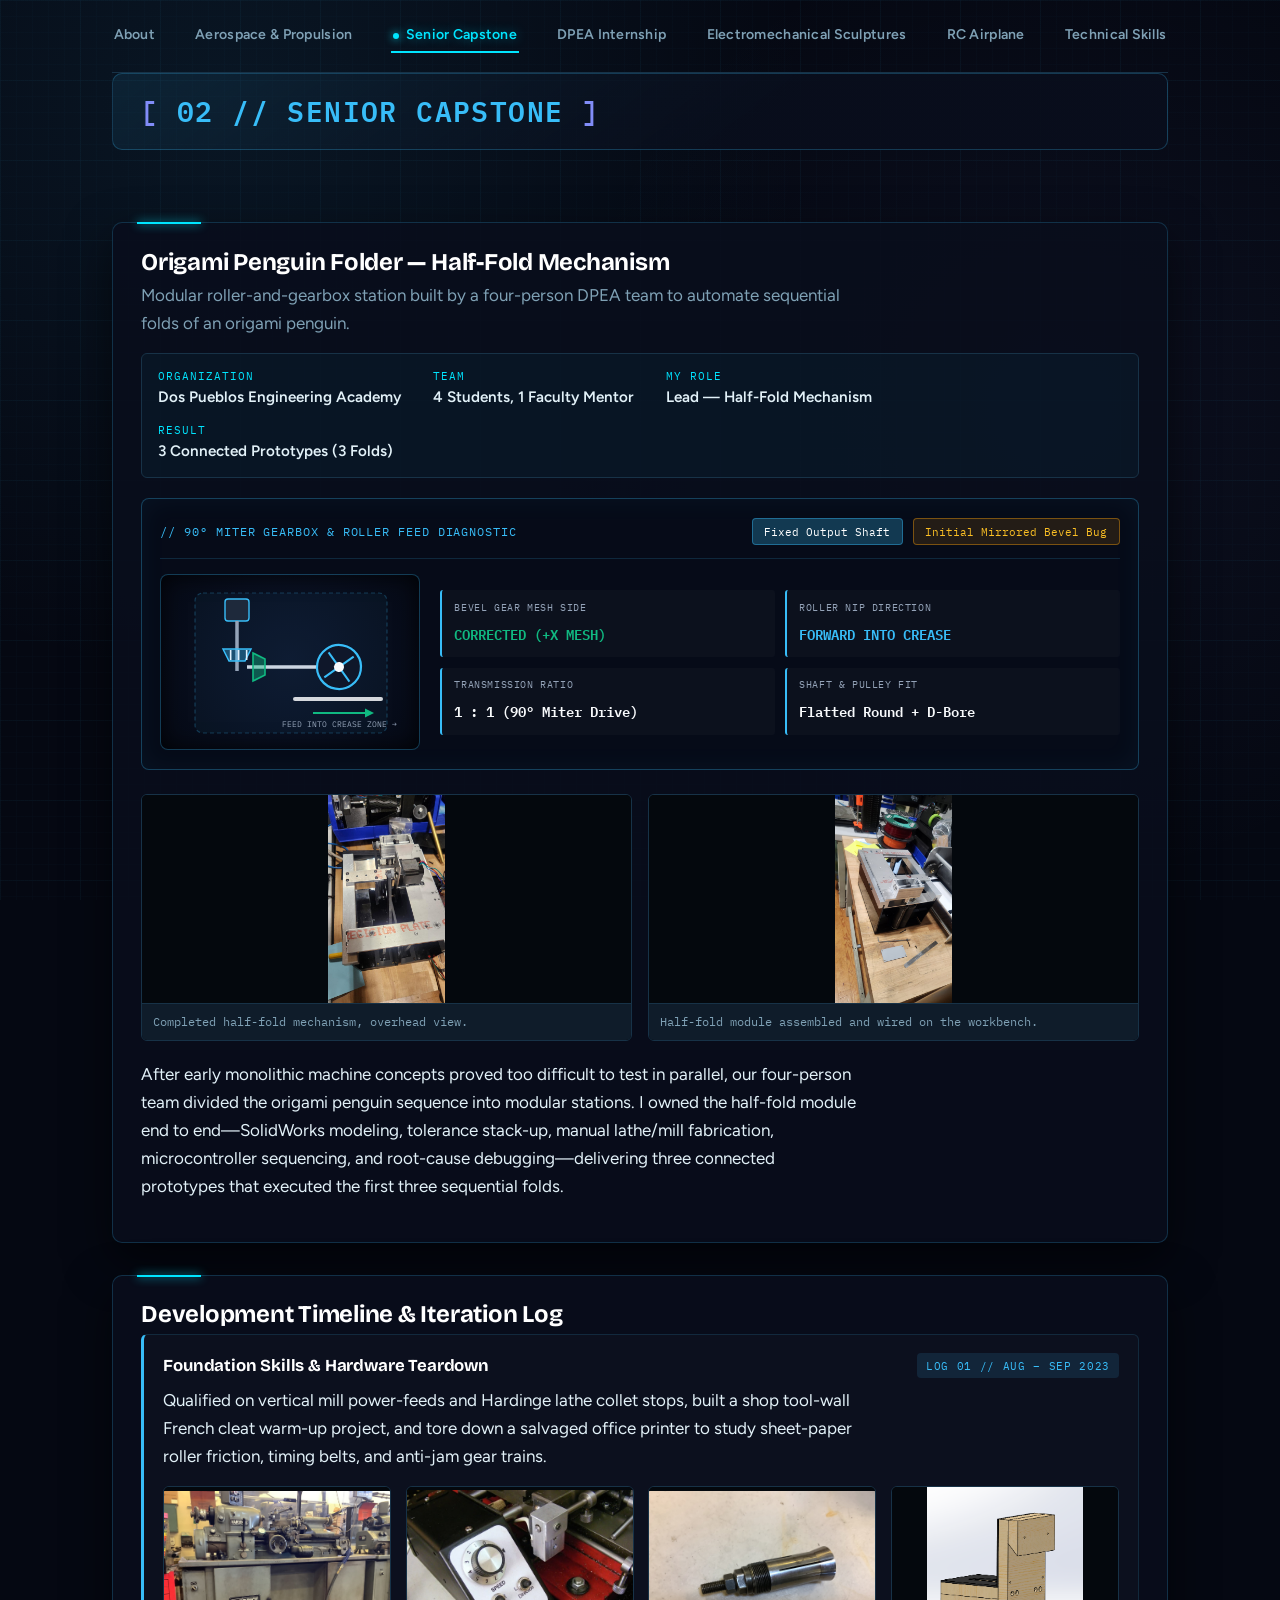
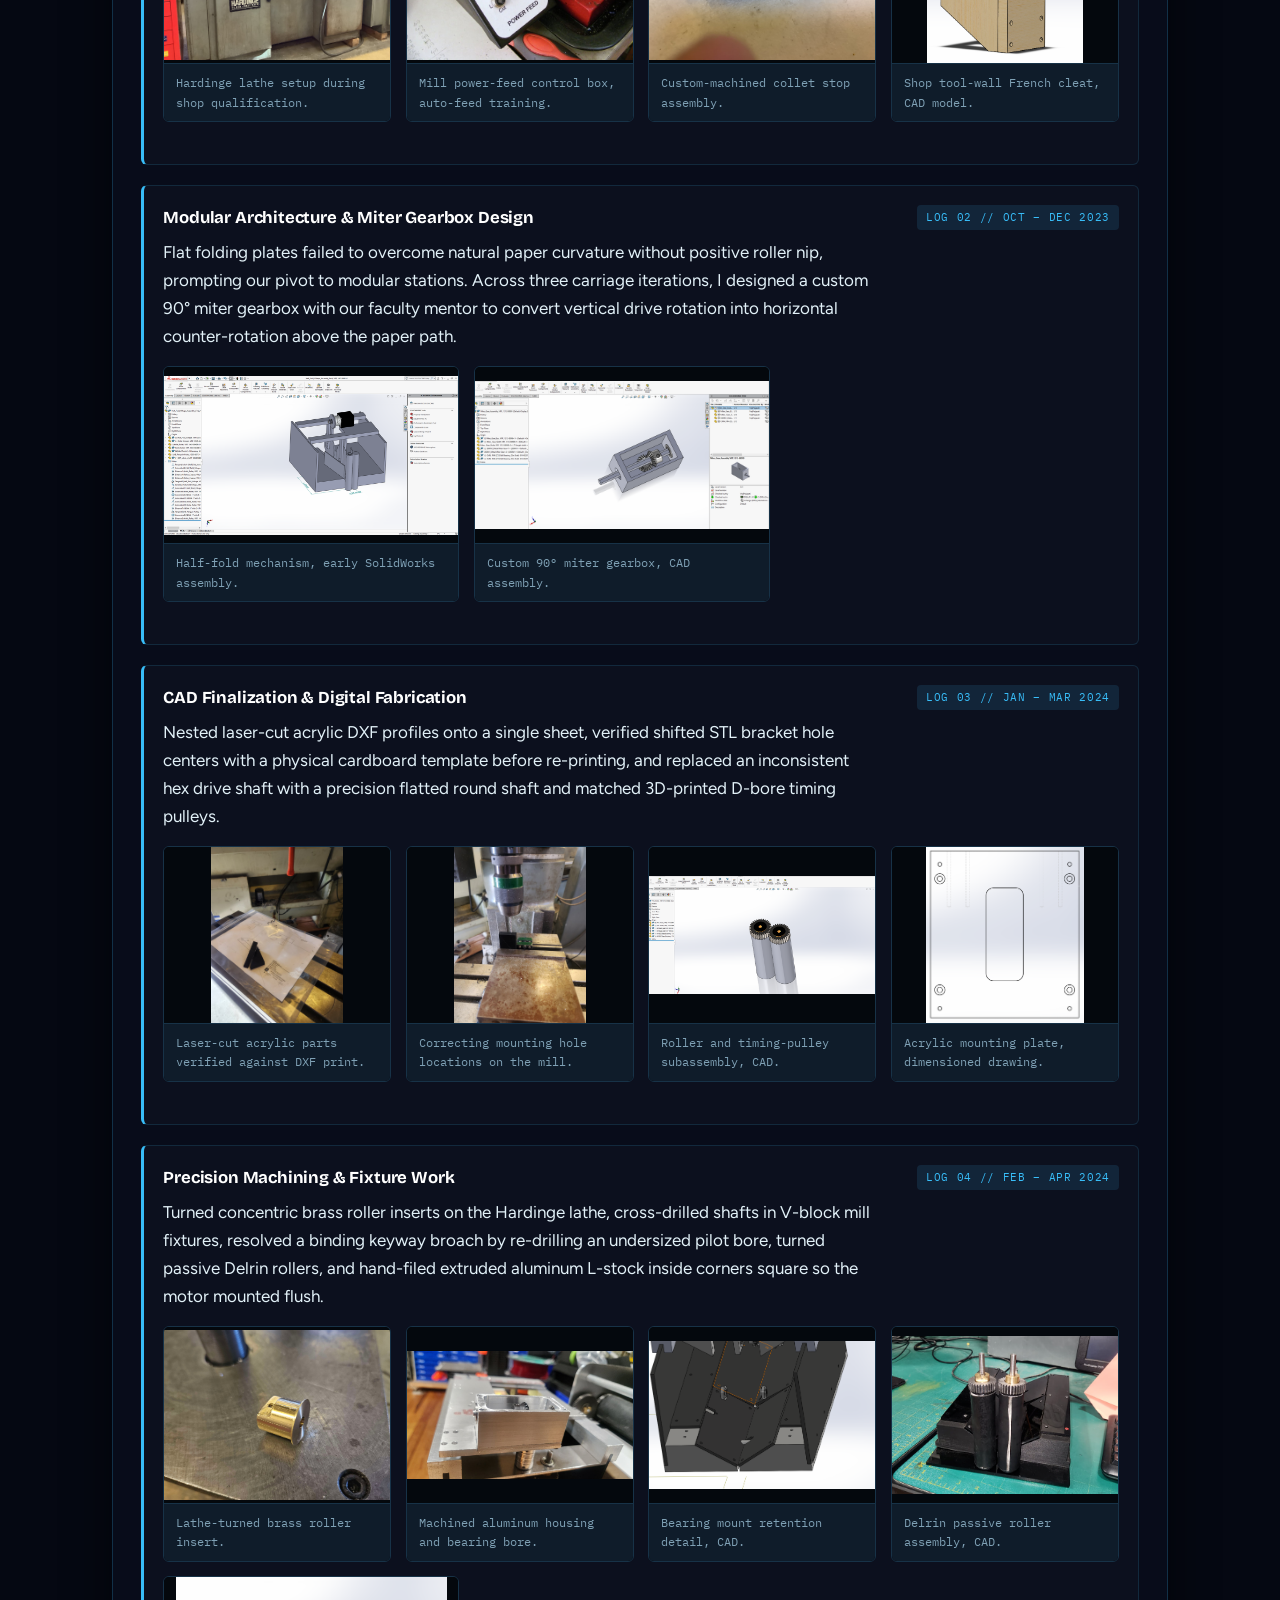
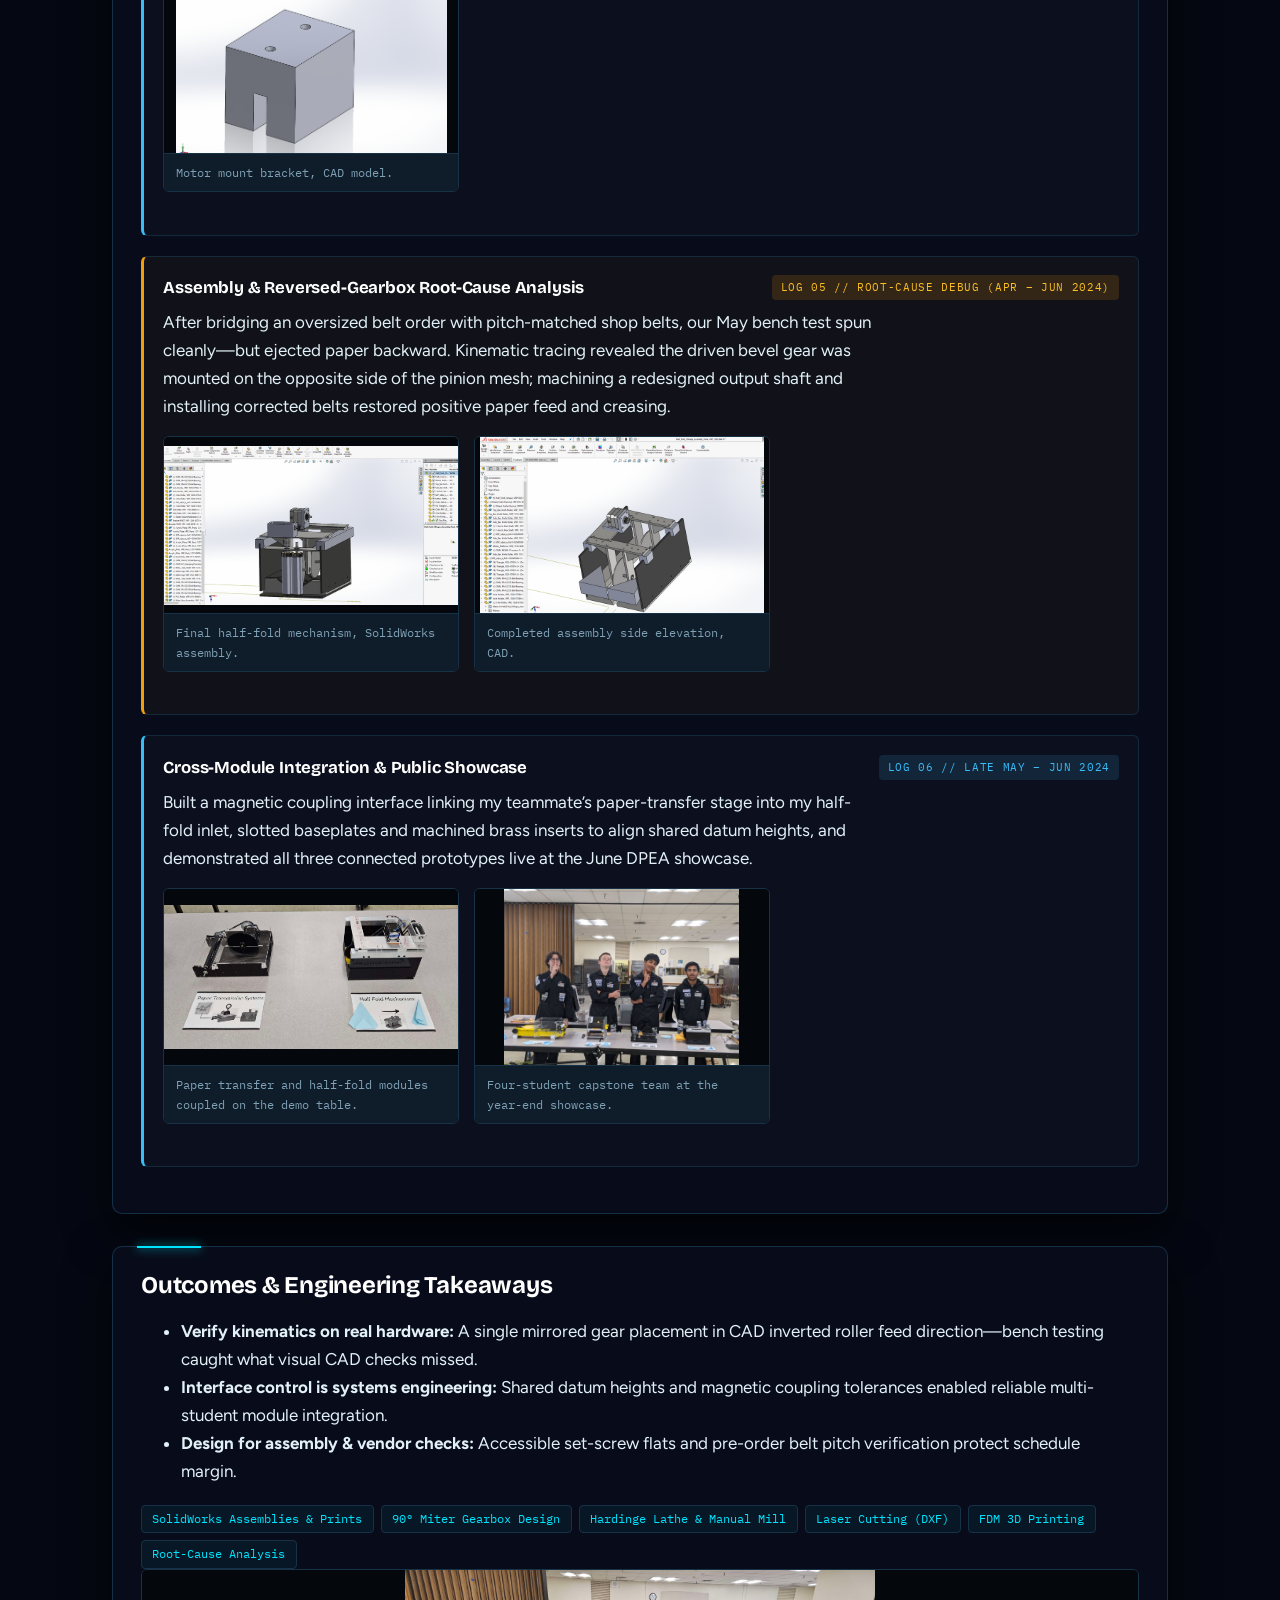
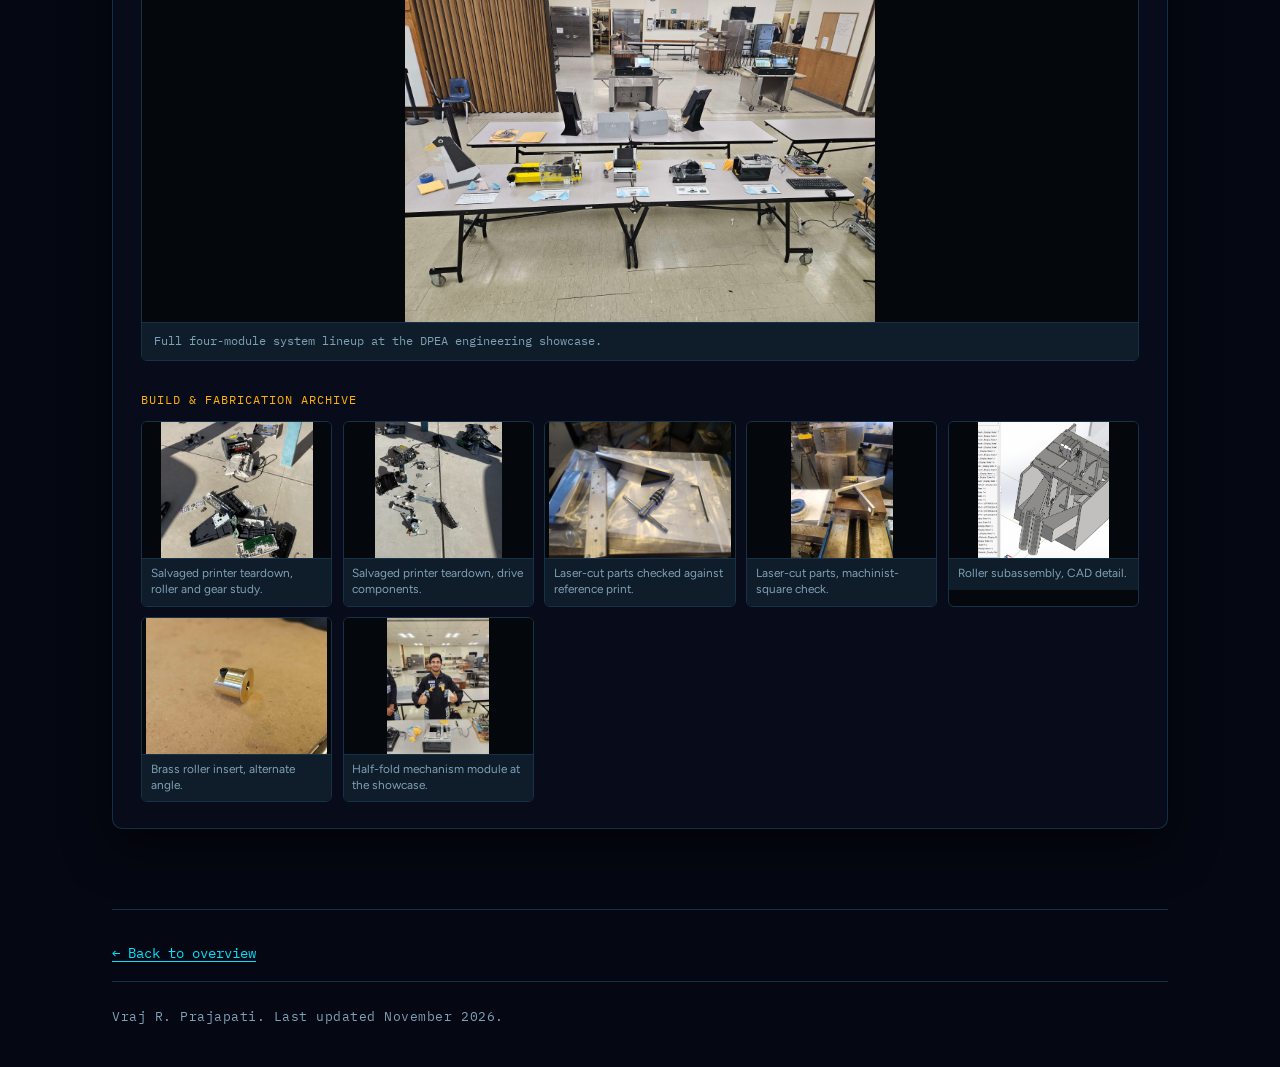
<file: capstone.html>
<!doctype html>
<html lang="en">
<head>
<meta charset="utf-8">
<meta name="viewport" content="width=device-width, initial-scale=1, viewport-fit=cover">
<title>Senior Capstone &mdash; Vraj R. Prajapati</title>
<link rel="stylesheet" href="https://fonts.googleapis.com/css2?family=Bricolage+Grotesque:opsz,wght@12..96,600;12..96,700&family=Figtree:wght@400;500;600&family=IBM+Plex+Mono:wght@400;500;600&display=swap">
<link rel="stylesheet" href="styles.css">
<style>
  :root {
    --cap-cyan: #38BDF8;
    --cap-indigo: #818CF8;
    --cap-amber: #F59E0B;
    --cap-emerald: #10B981;
    --cap-surface: rgba(9, 14, 28, 0.9);
    --cap-border: rgba(56, 189, 248, 0.25);
  }

  body[data-page="capstone"] {
    background-color: #050812;
    background-image:
      radial-gradient(circle at 18% 12%, rgba(56, 189, 248, 0.08), transparent 44%),
      radial-gradient(circle at 82% 45%, rgba(129, 140, 248, 0.06), transparent 42%),
      linear-gradient(rgba(56, 189, 248, 0.03) 1px, transparent 1px),
      linear-gradient(90deg, rgba(56, 189, 248, 0.03) 1px, transparent 1px),
      linear-gradient(rgba(56, 189, 248, 0.014) 1px, transparent 1px),
      linear-gradient(90deg, rgba(56, 189, 248, 0.014) 1px, transparent 1px);
    background-size: 100% 100%, 100% 100%, 80px 80px, 80px 80px, 16px 16px, 16px 16px;
  }

  .cap-header {
    padding: 1.35rem 1.7rem;
    margin-bottom: 1.5rem;
    background: linear-gradient(145deg, rgba(56, 189, 248, 0.09), rgba(9, 14, 28, 0.95) 62%);
    border: 1px solid var(--cap-border);
    border-radius: 10px;
  }
  .cap-header h1.cap-title {
    margin: 0;
    font-family: 'IBM Plex Mono', monospace;
    font-size: clamp(1.25rem, 2.6vw, 1.75rem);
    font-weight: 600;
    letter-spacing: 0.05em;
    color: var(--cap-cyan);
    text-transform: uppercase;
  }
  .cap-header h1.cap-title span {
    color: var(--cap-indigo);
  }

  .cap-card {
    background: var(--cap-surface) !important;
    border: 1px solid rgba(56, 189, 248, 0.2) !important;
    border-radius: 10px !important;
    box-shadow: 0 18px 46px rgba(0, 0, 0, 0.56);
    margin-bottom: 2rem;
  }
  .cap-card h4 {
    padding-left: 0.75rem;
    border-left: 2px solid var(--cap-cyan);
  }

  /* Interactive 90-deg Miter Gearbox Diagnostic */
  .gear-sim {
    margin: 1.25rem 0 1.5rem;
    padding: 1.15rem;
    background: #060B18;
    border: 1px solid rgba(56, 189, 248, 0.3);
    border-radius: 8px;
    box-shadow: inset 0 0 28px rgba(56, 189, 248, 0.05);
  }
  .gear-sim-head {
    display: flex;
    flex-wrap: wrap;
    align-items: center;
    justify-content: space-between;
    gap: 0.75rem;
    padding-bottom: 0.8rem;
    margin-bottom: 0.95rem;
    border-bottom: 1px solid rgba(56, 189, 248, 0.16);
  }
  .gear-sim-title {
    font-family: 'IBM Plex Mono', monospace;
    font-size: 0.72rem;
    letter-spacing: 0.08em;
    text-transform: uppercase;
    color: var(--cap-cyan);
  }
  .gear-sim-controls {
    display: flex;
    flex-wrap: wrap;
    align-items: center;
    gap: 0.6rem;
  }
  .cap-btn {
    font-family: 'IBM Plex Mono', monospace;
    font-size: 0.71rem;
    padding: 0.34rem 0.72rem;
    border-radius: 4px;
    border: 1px solid rgba(56, 189, 248, 0.4);
    background: rgba(56, 189, 248, 0.12);
    color: var(--cap-cyan);
    cursor: pointer;
    transition: all 0.2s ease;
  }
  .cap-btn:hover,
  .cap-btn.active {
    background: rgba(56, 189, 248, 0.26);
    color: #FFF;
  }
  .cap-btn.bug-btn {
    border-color: rgba(245, 158, 11, 0.42);
    background: rgba(245, 158, 11, 0.12);
    color: #FBBF24;
  }
  .cap-btn.bug-btn.active {
    background: rgba(245, 158, 11, 0.26);
    color: #FFF;
  }

  .gear-grid {
    display: grid;
    grid-template-columns: 260px 1fr;
    gap: 1.25rem;
    align-items: center;
  }
  @media (max-width: 720px) {
    .gear-grid {
      grid-template-columns: 1fr;
    }
  }
  .gear-stage {
    width: 100%;
    max-width: 260px;
    height: 176px;
    margin: 0 auto;
    border-radius: 8px;
    background: radial-gradient(circle at 50% 50%, #0C152B 0%, #050914 100%);
    border: 1px solid rgba(56, 189, 248, 0.28);
    box-shadow: inset 0 0 22px rgba(0, 0, 0, 0.75);
    overflow: hidden;
  }
  .gear-readouts {
    display: grid;
    grid-template-columns: 1fr 1fr;
    gap: 0.65rem;
  }
  .gear-cell {
    padding: 0.6rem 0.75rem;
    background: rgba(255, 255, 255, 0.025);
    border-left: 2px solid var(--cap-cyan);
    border-radius: 3px;
  }
  .gear-k {
    display: block;
    font-family: 'IBM Plex Mono', monospace;
    font-size: 0.63rem;
    letter-spacing: 0.06em;
    text-transform: uppercase;
    color: #94A3B8;
    margin-bottom: 0.2rem;
  }
  .gear-v {
    font-family: 'IBM Plex Mono', monospace;
    font-size: 0.85rem;
    font-weight: 600;
    color: #F8FAFC;
  }

  /* Timeline Phase Blocks */
  .phase {
    position: relative;
    padding: 1.15rem 1.2rem;
    margin-bottom: 1.25rem;
    background: rgba(255, 255, 255, 0.02);
    border: 1px solid rgba(56, 189, 248, 0.14);
    border-left: 3px solid var(--cap-cyan);
    border-radius: 6px;
  }
  .phase.debug-highlight {
    border-left-color: var(--cap-amber);
    background: rgba(245, 158, 11, 0.035);
  }
  .phase-top {
    display: flex;
    flex-wrap: wrap;
    align-items: center;
    justify-content: space-between;
    gap: 0.5rem;
    margin-bottom: 0.5rem;
  }
  .phase-top h3 {
    margin: 0 !important;
    font-size: 1.05rem;
  }
  .phase-tag {
    font-family: 'IBM Plex Mono', monospace;
    font-size: 0.69rem;
    letter-spacing: 0.06em;
    padding: 0.22rem 0.55rem;
    border-radius: 4px;
    background: rgba(56, 189, 248, 0.12);
    color: var(--cap-cyan);
    text-transform: uppercase;
  }
  .phase.debug-highlight .phase-tag {
    background: rgba(245, 158, 11, 0.15);
    color: #FBBF24;
  }

  .compare figure img,
  .shot-row figure img,
  .gallery figure img {
    transition: transform 0.25s ease, box-shadow 0.25s ease;
  }
  .compare figure:hover img,
  .shot-row figure:hover img,
  .gallery figure:hover img {
    transform: translateY(-2px);
    box-shadow: 0 10px 24px rgba(0, 0, 0, 0.45);
  }
</style>
<script>
function tryNextExt(img) {
  var exts = ['.JPG', '.jpeg', '.JPEG', '.png', '.PNG'];
  var step = parseInt(img.dataset.step || '0', 10);
  if (step < exts.length) {
    img.dataset.step = step + 1;
    img.src = img.src.replace(/\.[^.]+$/, exts[step]);
  }
}
</script>
</head>
<body data-page="capstone" data-palette="cyan">
<div class="wrap">
<nav aria-label="Pages"><a href="index.html">About</a><a href="aerospace.html">Aerospace &amp; Propulsion</a><a href="capstone.html" aria-current="page">Senior Capstone</a><a href="internship.html">DPEA Internship</a><a href="projects.html">Electromechanical Sculptures</a><a href="rc.html">RC Airplane</a><a href="skills.html">Technical Skills</a></nav>

<header class="page-head cap-header">
  <h1 class="cap-title"><span>[</span> 02 // SENIOR CAPSTONE <span>]</span></h1>
</header>

<section>
  <!-- OVERVIEW & GEARBOX DIAGNOSTIC -->
  <article class="project proj-body cap-card">
    <h3>Origami Penguin Folder &mdash; Half-Fold Mechanism</h3>
    <p class="tagline">Modular roller-and-gearbox station built by a four-person DPEA team to automate sequential folds of an origami penguin.</p>
    <dl class="spec">
      <div><dt>Organization</dt><dd>Dos Pueblos Engineering Academy</dd></div>
      <div><dt>Team</dt><dd>4 Students, 1 Faculty Mentor</dd></div>
      <div><dt>My Role</dt><dd>Lead &mdash; Half-Fold Mechanism</dd></div>
      <div><dt>Result</dt><dd>3 Connected Prototypes (3 Folds)</dd></div>
    </dl>

    <!-- Interactive 90-Degree Miter Gearbox Kinematic Diagnostic -->
    <div class="gear-sim" aria-label="Interactive 90-Degree Miter Gearbox Kinematic Diagnostic">
      <div class="gear-sim-head">
        <span class="gear-sim-title">// 90&deg; Miter Gearbox &amp; Roller Feed Diagnostic</span>
        <div class="gear-sim-controls">
          <button type="button" class="cap-btn active" id="gb-fixed-btn">Fixed Output Shaft</button>
          <button type="button" class="cap-btn bug-btn" id="gb-bug-btn">Initial Mirrored Bevel Bug</button>
        </div>
      </div>
      <div class="gear-grid">
        <div class="gear-stage">
          <svg width="260" height="176" viewBox="0 0 260 176" aria-hidden="true">
            <!-- Gearbox Frame Outline -->
            <rect x="34" y="18" width="192" height="140" rx="8" fill="rgba(56, 189, 248, 0.04)" stroke="rgba(56, 189, 248, 0.25)" stroke-width="1.2" stroke-dasharray="4 3"/>

            <!-- Vertical Input Motor & Pinion Shaft -->
            <rect x="64" y="24" width="24" height="22" rx="3" fill="#1E293B" stroke="#38BDF8" stroke-width="1.4"/>
            <line x1="76" y1="46" x2="76" y2="96" stroke="#94A3B8" stroke-width="3.5"/>
            <!-- Drive Bevel Pinion (Horizontal) -->
            <polygon points="62,74 90,74 84,86 68,86" fill="#38BDF8" fill-opacity="0.35" stroke="#38BDF8" stroke-width="1.5"/>
            <g id="gb-pinion-teeth" stroke="#E0F2FE" stroke-width="1.6">
              <line x1="68" y1="75" x2="68" y2="85"/>
              <line x1="76" y1="75" x2="76" y2="85"/>
              <line x1="84" y1="75" x2="84" y2="85"/>
            </g>

            <!-- Horizontal Output Shaft -->
            <line x1="86" y1="92" x2="188" y2="92" stroke="#CBD5E1" stroke-width="3.5"/>
            <!-- Driven Bevel Gear (switches between right-side fixed mesh and left-side mirrored bug) -->
            <g id="gb-driven-bevel" transform="translate(92, 92)">
              <polygon points="0,-14 12,-8 12,8 0,14" fill="#10B981" fill-opacity="0.4" stroke="#10B981" stroke-width="1.6" id="gb-bevel-poly"/>
            </g>

            <!-- Nip Folding Roller & Sheet Paper Path -->
            <g id="gb-roller" transform="translate(178, 92)">
              <circle cx="0" cy="0" r="22" fill="#0F172A" stroke="#38BDF8" stroke-width="2.2" id="gb-roller-ring"/>
              <line x1="-18" y1="0" x2="18" y2="0" stroke="#38BDF8" stroke-width="2"/>
              <line x1="0" y1="-18" x2="0" y2="18" stroke="#38BDF8" stroke-width="2"/>
              <circle cx="0" cy="0" r="5" fill="#F8FAFC"/>
            </g>

            <!-- Sheet Paper & Feed Vector -->
            <rect x="132" y="122" width="90" height="4" rx="2" fill="#F8FAFC" opacity="0.85"/>
            <g id="gb-feed-arrow" transform="translate(178, 138)">
              <line x1="-26" y1="0" x2="26" y2="0" stroke="#10B981" stroke-width="2.2" id="gb-arrow-line"/>
              <polygon points="26,-4.5 35,0 26,4.5" fill="#10B981" id="gb-arrow-head"/>
            </g>
            <text x="178" y="152" text-anchor="middle" fill="#94A3B8" font-family="IBM Plex Mono, monospace" font-size="7.5" id="gb-feed-label">FEED INTO CREASE ZONE &rarr;</text>
          </svg>
        </div>
        <div class="gear-readouts">
          <div class="gear-cell" id="gb-cell-mesh">
            <span class="gear-k">Bevel Gear Mesh Side</span>
            <span class="gear-v" id="gb-mesh-val" style="color:var(--cap-emerald);">CORRECTED (+X MESH)</span>
          </div>
          <div class="gear-cell" id="gb-cell-feed">
            <span class="gear-k">Roller Nip Direction</span>
            <span class="gear-v" id="gb-feed-val" style="color:var(--cap-cyan);">FORWARD INTO CREASE</span>
          </div>
          <div class="gear-cell">
            <span class="gear-k">Transmission Ratio</span>
            <span class="gear-v">1 : 1 (90&deg; Miter Drive)</span>
          </div>
          <div class="gear-cell">
            <span class="gear-k">Shaft &amp; Pulley Fit</span>
            <span class="gear-v">Flatted Round + D-Bore</span>
          </div>
        </div>
      </div>
    </div>

    <div class="compare">
      <figure>
        <img src="images/cap-01-mechanism-overview.jpg" onerror="tryNextExt(this)" alt="Completed half-fold mechanism, overhead view showing precision plate and roller drive" loading="lazy">
        <figcaption>Completed half-fold mechanism, overhead view.</figcaption>
      </figure>
      <figure>
        <img src="images/cap-24-completed-mechanism-bench.jpg" onerror="tryNextExt(this)" alt="The completed half-fold mechanism assembled on the workbench" loading="lazy">
        <figcaption>Half-fold module assembled and wired on the workbench.</figcaption>
      </figure>
    </div>

    <p>After early monolithic machine concepts proved too difficult to test in parallel, our four-person team divided the origami penguin sequence into modular stations. I owned the half-fold module end to end&mdash;SolidWorks modeling, tolerance stack-up, manual lathe/mill fabrication, microcontroller sequencing, and root-cause debugging&mdash;delivering three connected prototypes that executed the first three sequential folds.</p>
  </article>

  <!-- DEVELOPMENT TIMELINE -->
  <article class="project proj-body cap-card">
    <h3>Development Timeline &amp; Iteration Log</h3>

    <div class="phase">
      <div class="phase-top">
        <h3>Foundation Skills &amp; Hardware Teardown</h3>
        <span class="phase-tag">LOG 01 // AUG &ndash; SEP 2023</span>
      </div>
      <p>Qualified on vertical mill power-feeds and Hardinge lathe collet stops, built a shop tool-wall French cleat warm-up project, and tore down a salvaged office printer to study sheet-paper roller friction, timing belts, and anti-jam gear trains.</p>
      <div class="shot-row">
        <figure><img src="images/cap-03-hardinge-lathe.jpg" onerror="tryNextExt(this)" alt="Hardinge precision lathe in the DPEA machine shop" loading="lazy"><figcaption>Hardinge lathe setup during shop qualification.</figcaption></figure>
        <figure><img src="images/cap-04-power-feed-control.jpg" onerror="tryNextExt(this)" alt="Vertical mill power-feed control box showing speed dial and directional switch" loading="lazy"><figcaption>Mill power-feed control box, auto-feed training.</figcaption></figure>
        <figure><img src="images/cap-02-collet-stop.jpg" onerror="tryNextExt(this)" alt="Machined collet stop assembly mounted on the lathe" loading="lazy"><figcaption>Custom-machined collet stop assembly.</figcaption></figure>
        <figure><img src="images/cap-05-french-cleat-cad.png" onerror="tryNextExt(this)" alt="SolidWorks CAD model of a French cleat for the shop tool wall" loading="lazy"><figcaption>Shop tool-wall French cleat, CAD model.</figcaption></figure>
      </div>
    </div>

    <div class="phase">
      <div class="phase-top">
        <h3>Modular Architecture &amp; Miter Gearbox Design</h3>
        <span class="phase-tag">LOG 02 // OCT &ndash; DEC 2023</span>
      </div>
      <p>Flat folding plates failed to overcome natural paper curvature without positive roller nip, prompting our pivot to modular stations. Across three carriage iterations, I designed a custom 90&deg; miter gearbox with our faculty mentor to convert vertical drive rotation into horizontal counter-rotation above the paper path.</p>
      <div class="shot-row">
        <figure><img src="images/cap-08-halffold-early-model.png" onerror="tryNextExt(this)" alt="Early SolidWorks assembly model of the half-fold mechanism, motor, and pulley drive" loading="lazy"><figcaption>Half-fold mechanism, early SolidWorks assembly.</figcaption></figure>
        <figure><img src="images/cap-09-miter-gearbox-cad.png" onerror="tryNextExt(this)" alt="SolidWorks model of the custom 90-degree miter gearbox assembly" loading="lazy"><figcaption>Custom 90&deg; miter gearbox, CAD assembly.</figcaption></figure>
      </div>
    </div>

    <div class="phase">
      <div class="phase-top">
        <h3>CAD Finalization &amp; Digital Fabrication</h3>
        <span class="phase-tag">LOG 03 // JAN &ndash; MAR 2024</span>
      </div>
      <p>Nested laser-cut acrylic DXF profiles onto a single sheet, verified shifted STL bracket hole centers with a physical cardboard template before re-printing, and replaced an inconsistent hex drive shaft with a precision flatted round shaft and matched 3D-printed D-bore timing pulleys.</p>
      <div class="shot-row">
        <figure><img src="images/cap-11-dxf-parts-vise.jpg" onerror="tryNextExt(this)" alt="Laser-cut acrylic plates checked against their DXF engineering drawing" loading="lazy"><figcaption>Laser-cut acrylic parts verified against DXF print.</figcaption></figure>
        <figure><img src="images/cap-13-base-drilling.jpg" onerror="tryNextExt(this)" alt="3D-printed base bracket being re-drilled on the manual mill" loading="lazy"><figcaption>Correcting mounting hole locations on the mill.</figcaption></figure>
        <figure><img src="images/cap-14-roller-pulley-cad.png" onerror="tryNextExt(this)" alt="SolidWorks model of the roller and timing pulley assembly" loading="lazy"><figcaption>Roller and timing-pulley subassembly, CAD.</figcaption></figure>
        <figure><img src="images/cap-15-mounting-plate-cad.png" onerror="tryNextExt(this)" alt="Dimensioned CAD drawing of the acrylic mounting plate" loading="lazy"><figcaption>Acrylic mounting plate, dimensioned drawing.</figcaption></figure>
      </div>
    </div>

    <div class="phase">
      <div class="phase-top">
        <h3>Precision Machining &amp; Fixture Work</h3>
        <span class="phase-tag">LOG 04 // FEB &ndash; APR 2024</span>
      </div>
      <p>Turned concentric brass roller inserts on the Hardinge lathe, cross-drilled shafts in V-block mill fixtures, resolved a binding keyway broach by re-drilling an undersized pilot bore, turned passive Delrin rollers, and hand-filed extruded aluminum L-stock inside corners square so the motor mounted flush.</p>
      <div class="shot-row">
        <figure><img src="images/cap-17-brass-insert-a.jpg" onerror="tryNextExt(this)" alt="Lathe-turned brass roller insert showing stepped shoulder" loading="lazy"><figcaption>Lathe-turned brass roller insert.</figcaption></figure>
        <figure><img src="images/cap-19-housing-cavity.jpg" onerror="tryNextExt(this)" alt="Machined aluminum bearing housing bore" loading="lazy"><figcaption>Machined aluminum housing and bearing bore.</figcaption></figure>
        <figure><img src="images/cap-20-bearing-mount-detail.png" onerror="tryNextExt(this)" alt="CAD detail of bearing mount retention in the roller assembly" loading="lazy"><figcaption>Bearing mount retention detail, CAD.</figcaption></figure>
        <figure><img src="images/cap-21-delrin-roller-built.png" onerror="tryNextExt(this)" alt="SolidWorks model of the Delrin passive roller assembly" loading="lazy"><figcaption>Delrin passive roller assembly, CAD.</figcaption></figure>
        <figure><img src="images/cap-22-motor-mount-cad.png" onerror="tryNextExt(this)" alt="CAD model of the motor mount bracket" loading="lazy"><figcaption>Motor mount bracket, CAD model.</figcaption></figure>
      </div>
    </div>

    <div class="phase debug-highlight">
      <div class="phase-top">
        <h3>Assembly &amp; Reversed-Gearbox Root-Cause Analysis</h3>
        <span class="phase-tag">LOG 05 // ROOT-CAUSE DEBUG (APR &ndash; JUN 2024)</span>
      </div>
      <p>After bridging an oversized belt order with pitch-matched shop belts, our May bench test spun cleanly&mdash;but ejected paper backward. Kinematic tracing revealed the driven bevel gear was mounted on the opposite side of the pinion mesh; machining a redesigned output shaft and installing corrected belts restored positive paper feed and creasing.</p>
      <div class="shot-row">
        <figure><img src="images/cap-23-final-assembly-cad.png" onerror="tryNextExt(this)" alt="Completed SolidWorks assembly model of the half-fold mechanism" loading="lazy"><figcaption>Final half-fold mechanism, SolidWorks assembly.</figcaption></figure>
        <figure><img src="images/cap-25-completed-assembly-side.png" onerror="tryNextExt(this)" alt="Side elevation view of the completed half-fold mechanism in SolidWorks" loading="lazy"><figcaption>Completed assembly side elevation, CAD.</figcaption></figure>
      </div>
    </div>

    <div class="phase">
      <div class="phase-top">
        <h3>Cross-Module Integration &amp; Public Showcase</h3>
        <span class="phase-tag">LOG 06 // LATE MAY &ndash; JUN 2024</span>
      </div>
      <p>Built a magnetic coupling interface linking my teammate&rsquo;s paper-transfer stage into my half-fold inlet, slotted baseplates and machined brass inserts to align shared datum heights, and demonstrated all three connected prototypes live at the June DPEA showcase.</p>
      <div class="shot-row">
        <figure><img src="images/cap-27-modules-demo-table.jpg" onerror="tryNextExt(this)" alt="Paper Transmission Systems and Half Fold Mechanism modules aligned on the showcase table" loading="lazy"><figcaption>Paper transfer and half-fold modules coupled on the demo table.</figcaption></figure>
        <figure><img src="images/cap-26-team-showcase.jpg" onerror="tryNextExt(this)" alt="The four-person capstone team presenting at the DPEA showcase" loading="lazy"><figcaption>Four-student capstone team at the year-end showcase.</figcaption></figure>
      </div>
    </div>
  </article>

  <!-- OUTCOMES & FULL ARCHIVE -->
  <article class="project proj-body cap-card">
    <h3>Outcomes &amp; Engineering Takeaways</h3>
    <ul>
      <li><strong>Verify kinematics on real hardware:</strong> A single mirrored gear placement in CAD inverted roller feed direction&mdash;bench testing caught what visual CAD checks missed.</li>
      <li><strong>Interface control is systems engineering:</strong> Shared datum heights and magnetic coupling tolerances enabled reliable multi-student module integration.</li>
      <li><strong>Design for assembly &amp; vendor checks:</strong> Accessible set-screw flats and pre-order belt pitch verification protect schedule margin.</li>
    </ul>

    <ul class="tools">
      <li>SolidWorks Assemblies &amp; Prints</li>
      <li>90&deg; Miter Gearbox Design</li>
      <li>Hardinge Lathe &amp; Manual Mill</li>
      <li>Laser Cutting (DXF)</li>
      <li>FDM 3D Printing</li>
      <li>Root-Cause Analysis</li>
    </ul>

    <div class="shot-row wide">
      <figure><img src="images/cap-29-showcase-full-lineup.jpg" onerror="tryNextExt(this)" alt="Full showcase table showing Origami Penguin Machine, Corner Fold, Reverse Fold, Paper Transmission, and Half Fold modules" loading="lazy"><figcaption>Full four-module system lineup at the DPEA engineering showcase.</figcaption></figure>
    </div>

    <p class="gallery-head">Build &amp; Fabrication Archive</p>
    <div class="gallery">
      <figure><img src="images/cap-06-printer-teardown-a.png" onerror="tryNextExt(this)" alt="Salvaged office printer disassembled to study paper-feed rollers and gear trains" loading="lazy"><figcaption>Salvaged printer teardown, roller and gear study.</figcaption></figure>
      <figure><img src="images/cap-07-printer-teardown-b.png" onerror="tryNextExt(this)" alt="Disassembled printer drive belts and gear components" loading="lazy"><figcaption>Salvaged printer teardown, drive components.</figcaption></figure>
      <figure><img src="images/cap-10-dxf-parts-a.jpg" onerror="tryNextExt(this)" alt="Laser-cut acrylic parts laid out against their engineering drawing" loading="lazy"><figcaption>Laser-cut parts checked against reference print.</figcaption></figure>
      <figure><img src="images/cap-12-dxf-parts-square.jpg" onerror="tryNextExt(this)" alt="Laser-cut acrylic parts verified for perpendicularity with a machinist square" loading="lazy"><figcaption>Laser-cut parts, machinist-square check.</figcaption></figure>
      <figure><img src="images/cap-16-roller-render-detail.png" onerror="tryNextExt(this)" alt="Detailed SolidWorks render of the roller subassembly" loading="lazy"><figcaption>Roller subassembly, CAD detail.</figcaption></figure>
      <figure><img src="images/cap-18-brass-insert-b.jpg" onerror="tryNextExt(this)" alt="Lathe-turned brass roller insert showing bore and shoulder finish" loading="lazy"><figcaption>Brass roller insert, alternate angle.</figcaption></figure>
      <figure><img src="images/cap-28-halffold-module-showcase.jpg" onerror="tryNextExt(this)" alt="Half Fold Mechanism module displayed at the engineering showcase" loading="lazy"><figcaption>Half-fold mechanism module at the showcase.</figcaption></figure>
    </div>
  </article>
</section>

<p class="back"><a href="index.html">&larr; Back to overview</a></p>
<footer>Vraj R. Prajapati. Last updated November 2026.</footer>
</div>
<script src="lightbox.js" defer></script>
<script>
(function () {
  var fixedBtn = document.getElementById('gb-fixed-btn');
  var bugBtn = document.getElementById('gb-bug-btn');
  var drivenBevel = document.getElementById('gb-driven-bevel');
  var bevelPoly = document.getElementById('gb-bevel-poly');
  var roller = document.getElementById('gb-roller');
  var rollerRing = document.getElementById('gb-roller-ring');
  var arrowGroup = document.getElementById('gb-feed-arrow');
  var arrowLine = document.getElementById('gb-arrow-line');
  var arrowHead = document.getElementById('gb-arrow-head');
  var feedLabel = document.getElementById('gb-feed-label');
  var meshVal = document.getElementById('gb-mesh-val');
  var feedVal = document.getElementById('gb-feed-val');
  var cellMesh = document.getElementById('gb-cell-mesh');
  var cellFeed = document.getElementById('gb-cell-feed');
  var pinionTeeth = document.getElementById('gb-pinion-teeth');

  if (!fixedBtn || !roller) return;

  var isBug = false;
  var angle = 0;
  var toothShift = 0;

  function setMode(bug) {
    isBug = bug;
    fixedBtn.classList.toggle('active', !isBug);
    bugBtn.classList.toggle('active', isBug);

    if (!isBug) {
      drivenBevel.setAttribute('transform', 'translate(92, 92) scale(1, 1)');
      bevelPoly.setAttribute('fill', '#10B981');
      bevelPoly.setAttribute('stroke', '#10B981');
      rollerRing.setAttribute('stroke', '#38BDF8');
      arrowGroup.setAttribute('transform', 'translate(178, 138) scale(1, 1)');
      arrowLine.setAttribute('stroke', '#10B981');
      arrowHead.setAttribute('fill', '#10B981');
      feedLabel.textContent = 'FEED INTO CREASE ZONE \u2192';
      meshVal.textContent = 'CORRECTED (+X MESH)';
      meshVal.style.color = '#10B981';
      feedVal.textContent = 'FORWARD INTO CREASE';
      feedVal.style.color = '#38BDF8';
      cellMesh.style.borderLeftColor = '#10B981';
      cellFeed.style.borderLeftColor = '#38BDF8';
    } else {
      drivenBevel.setAttribute('transform', 'translate(60, 92) scale(-1, 1)');
      bevelPoly.setAttribute('fill', '#F59E0B');
      bevelPoly.setAttribute('stroke', '#F59E0B');
      rollerRing.setAttribute('stroke', '#F59E0B');
      arrowGroup.setAttribute('transform', 'translate(178, 138) scale(-1, 1)');
      arrowLine.setAttribute('stroke', '#F59E0B');
      arrowHead.setAttribute('fill', '#F59E0B');
      feedLabel.textContent = '\u2190 EJECTED PAPER BACKWARD';
      meshVal.textContent = 'MIRRORED (-X MESH BUG)';
      meshVal.style.color = '#FBBF24';
      feedVal.textContent = 'REVERSED (PAPER EJECTED)';
      feedVal.style.color = '#FBBF24';
      cellMesh.style.borderLeftColor = '#F59E0B';
      cellFeed.style.borderLeftColor = '#F59E0B';
    }
  }

  fixedBtn.addEventListener('click', function () { setMode(false); });
  bugBtn.addEventListener('click', function () { setMode(true); });

  function tickGearbox() {
    var dir = isBug ? -1 : 1;
    angle = (angle + 1.4 * dir + 360) % 360;
    toothShift = (toothShift + 0.35 + 8) % 8;
    roller.setAttribute('transform', 'translate(178, 92) rotate(' + angle.toFixed(1) + ')');
    pinionTeeth.setAttribute('transform', 'translate(' + (toothShift - 4).toFixed(2) + ', 0)');
    requestAnimationFrame(tickGearbox);
  }
  requestAnimationFrame(tickGearbox);
})();
</script>
</body>
</html>
</file>
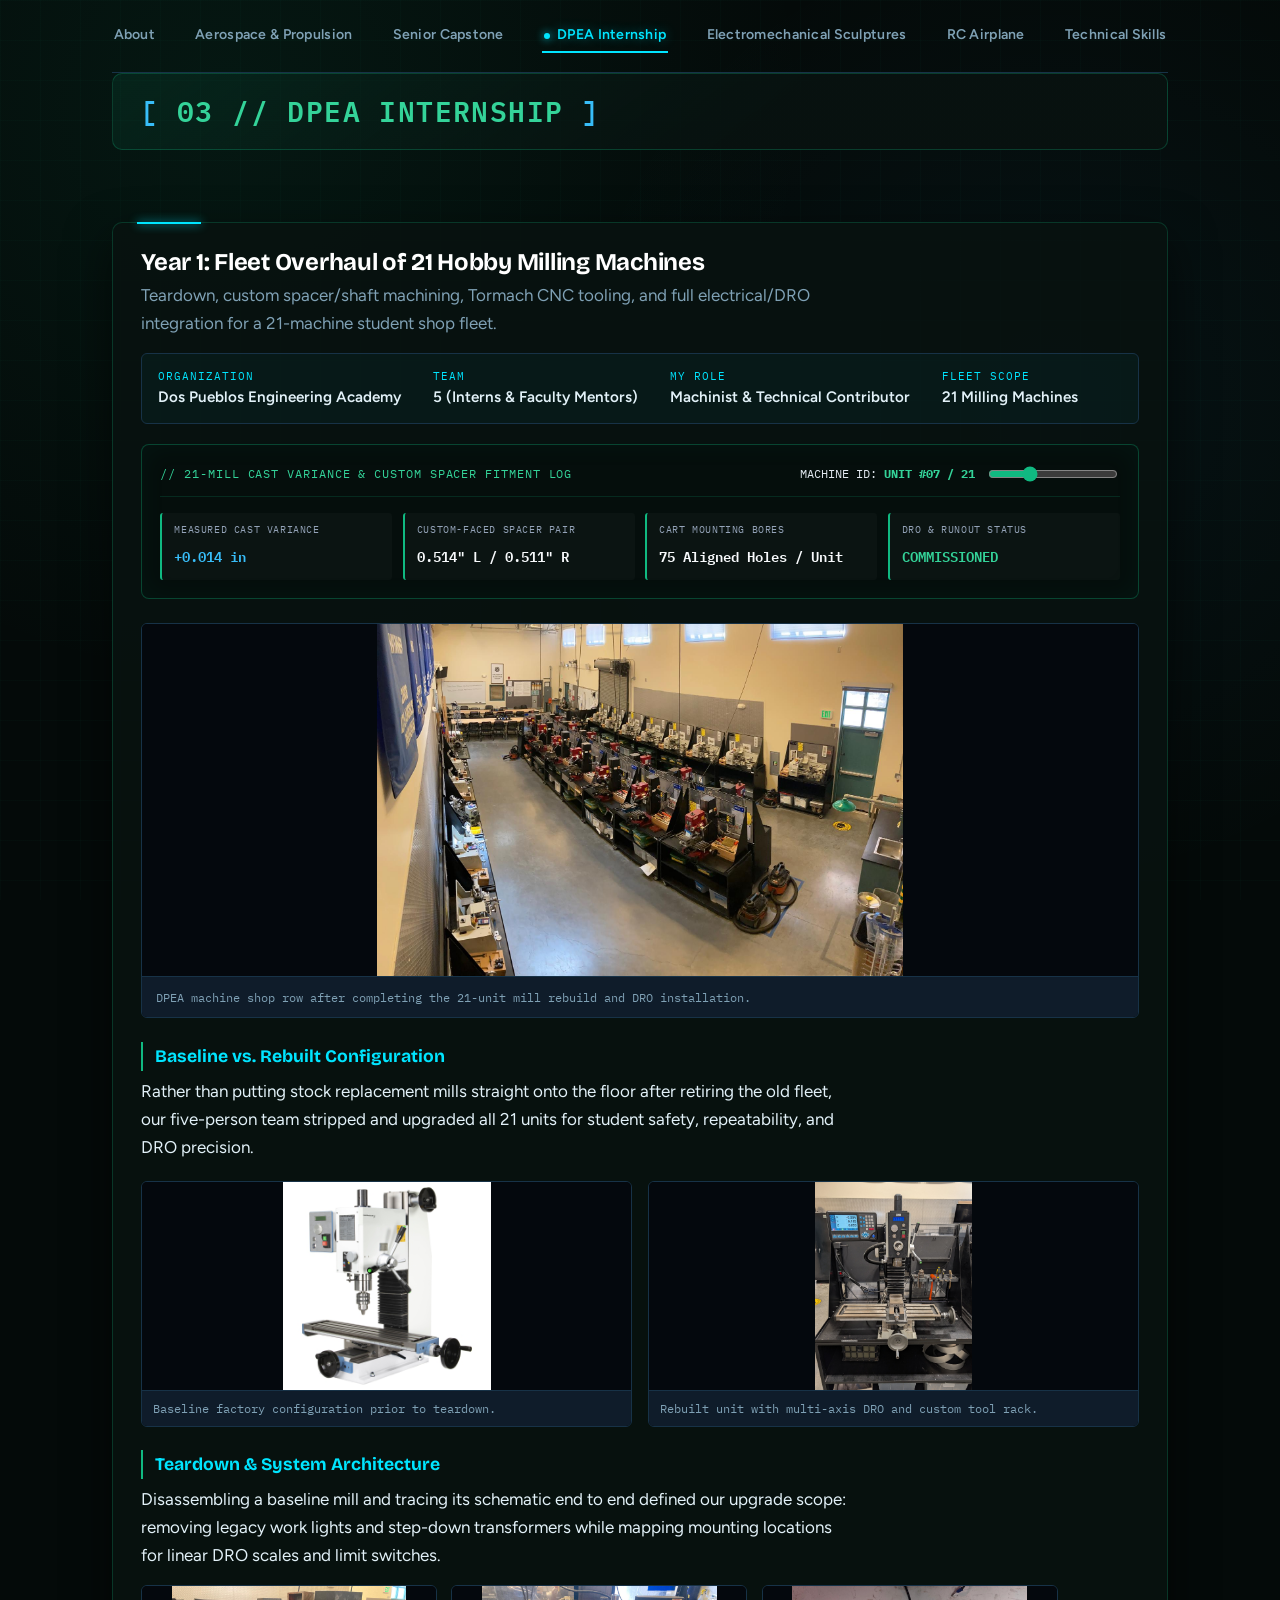
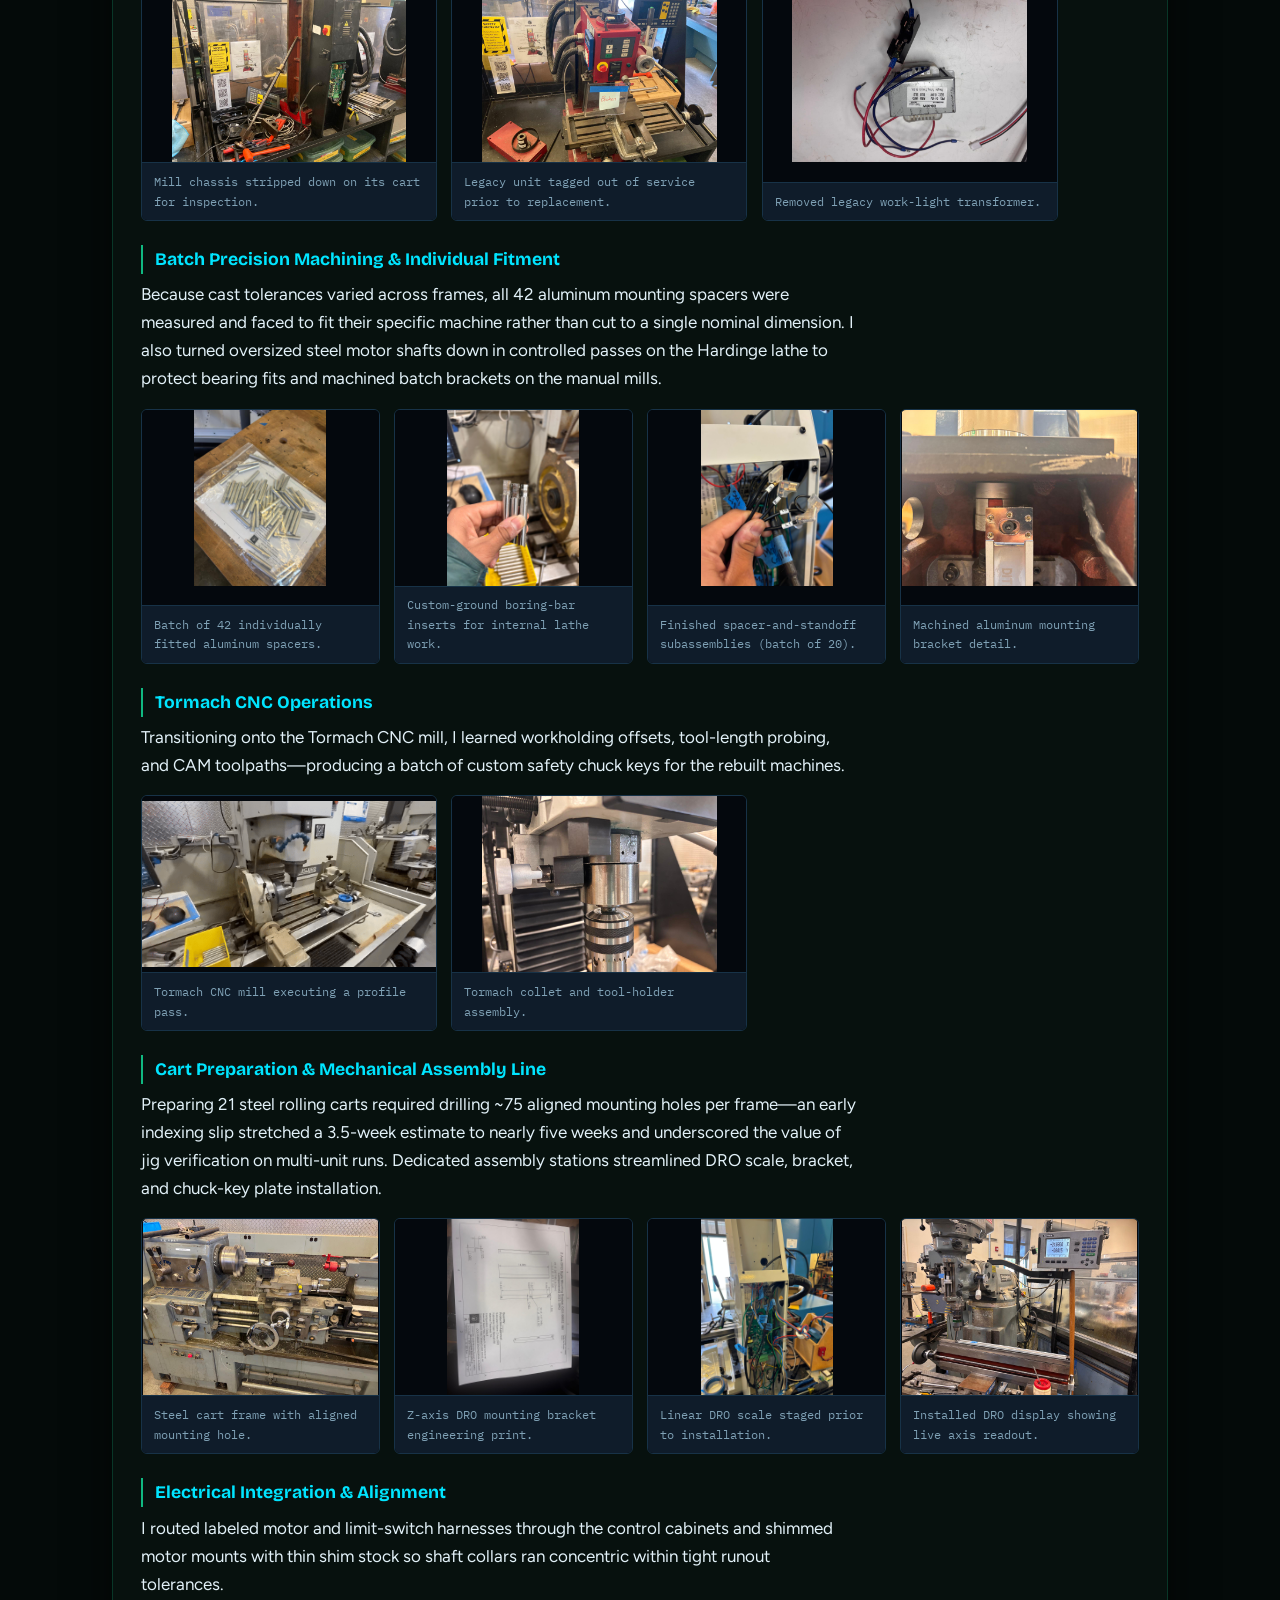
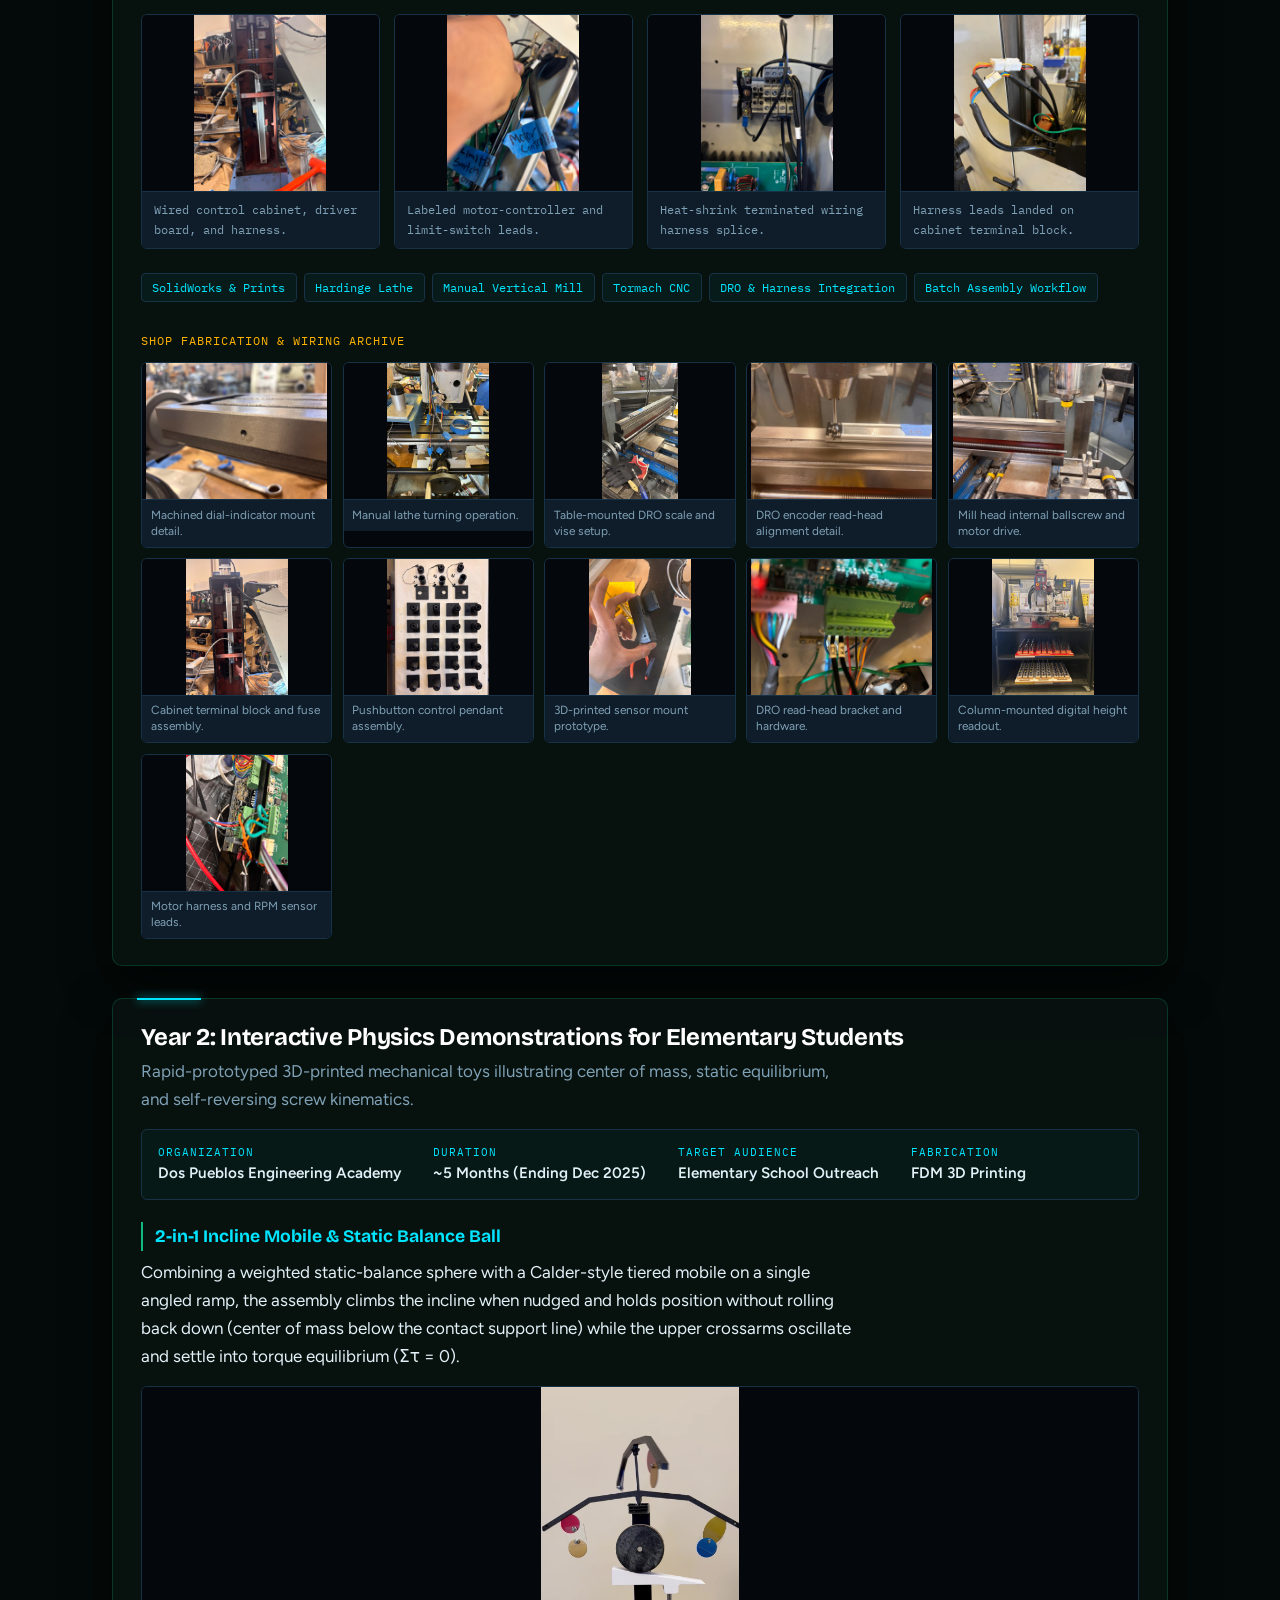
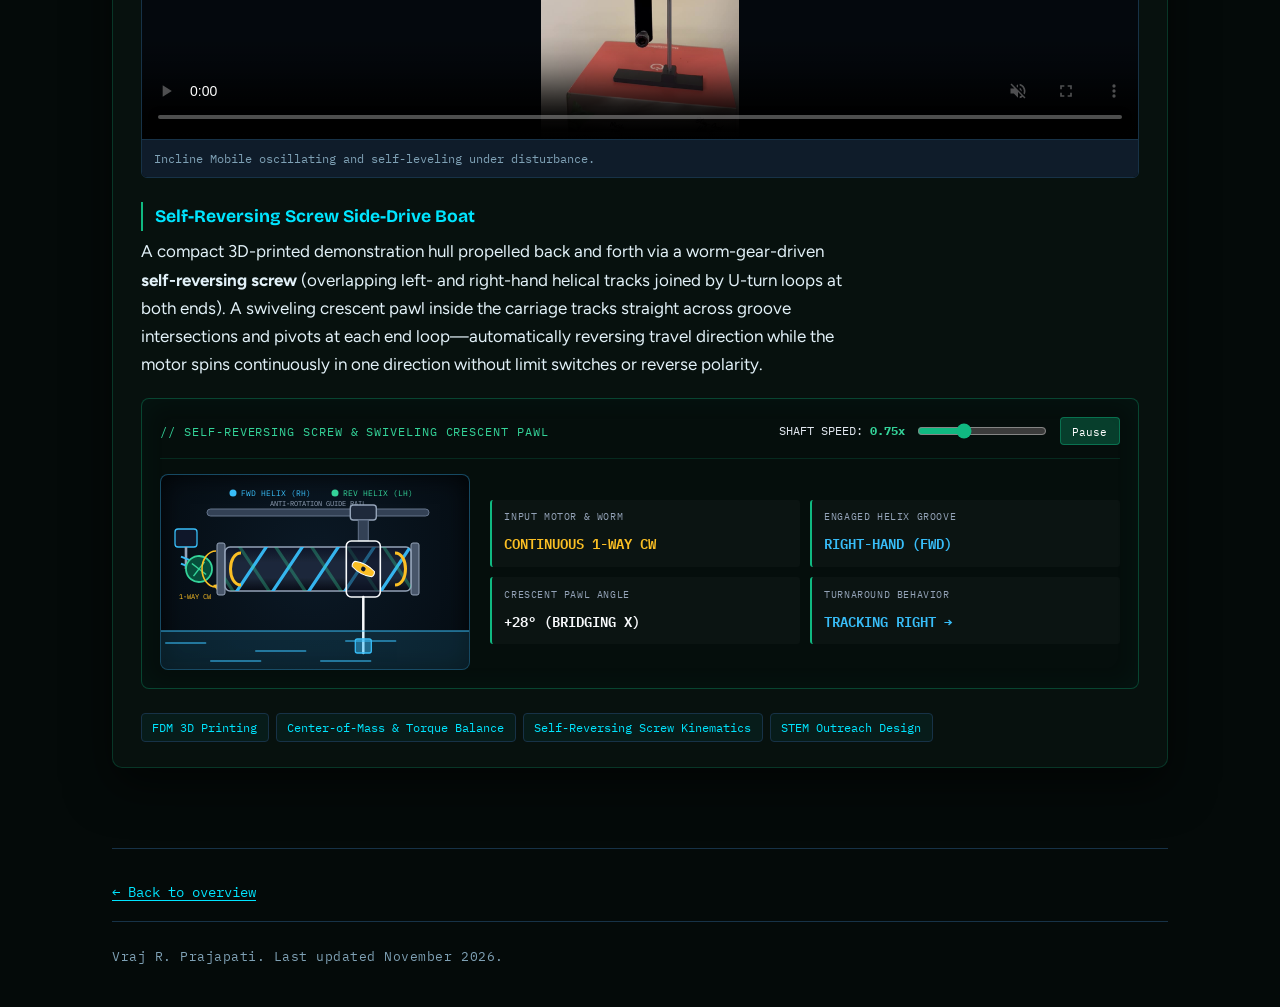
<file: internship.html>
<!doctype html>
<html lang="en">
<head>
<meta charset="utf-8">
<meta name="viewport" content="width=device-width, initial-scale=1, viewport-fit=cover">
<title>DPEA Internship &mdash; Vraj R. Prajapati</title>
<link rel="stylesheet" href="https://fonts.googleapis.com/css2?family=Bricolage+Grotesque:opsz,wght@12..96,600;12..96,700&family=Figtree:wght@400;500;600&family=IBM+Plex+Mono:wght@400;500;600&display=swap">
<link rel="stylesheet" href="styles.css">
<style>
  :root {
    --dro-emerald: #10B981;
    --dro-mint: #34D399;
    --dro-cyan: #38BDF8;
    --dro-amber: #F59E0B;
    --dro-surface: rgba(8, 18, 16, 0.9);
    --dro-border: rgba(16, 185, 129, 0.26);
  }

  body[data-page="internship"] {
    background-color: #040A09;
    background-image:
      radial-gradient(circle at 18% 12%, rgba(16, 185, 129, 0.08), transparent 44%),
      radial-gradient(circle at 82% 45%, rgba(56, 189, 248, 0.05), transparent 42%),
      linear-gradient(rgba(16, 185, 129, 0.025) 1px, transparent 1px),
      linear-gradient(90deg, rgba(16, 185, 129, 0.025) 1px, transparent 1px);
    background-size: 100% 100%, 100% 100%, 40px 40px, 40px 40px;
  }

  .dro-header {
    padding: 1.35rem 1.7rem;
    margin-bottom: 1.5rem;
    background: linear-gradient(145deg, rgba(16, 185, 129, 0.09), rgba(8, 18, 16, 0.95) 62%);
    border: 1px solid var(--dro-border);
    border-radius: 10px;
  }
  .dro-header h1.dro-title {
    margin: 0;
    font-family: 'IBM Plex Mono', monospace;
    font-size: clamp(1.25rem, 2.6vw, 1.75rem);
    font-weight: 600;
    letter-spacing: 0.05em;
    color: var(--dro-mint);
    text-transform: uppercase;
  }
  .dro-header h1.dro-title span {
    color: var(--dro-cyan);
  }

  .dro-card {
    background: var(--dro-surface) !important;
    border: 1px solid rgba(16, 185, 129, 0.22) !important;
    border-radius: 10px !important;
    box-shadow: 0 18px 46px rgba(0, 0, 0, 0.56);
    margin-bottom: 2rem;
  }
  .dro-card h4 {
    padding-left: 0.75rem;
    border-left: 2px solid var(--dro-emerald);
  }

  /* Shared Lab Simulator Box */
  .dro-sim {
    margin: 1.25rem 0 1.5rem;
    padding: 1.15rem;
    background: #050E0C;
    border: 1px solid rgba(16, 185, 129, 0.32);
    border-radius: 8px;
    box-shadow: inset 0 0 28px rgba(16, 185, 129, 0.05);
  }
  .dro-sim-head {
    display: flex;
    flex-wrap: wrap;
    align-items: center;
    justify-content: space-between;
    gap: 0.75rem;
    padding-bottom: 0.8rem;
    margin-bottom: 0.95rem;
    border-bottom: 1px solid rgba(16, 185, 129, 0.16);
  }
  .dro-sim-title {
    font-family: 'IBM Plex Mono', monospace;
    font-size: 0.72rem;
    letter-spacing: 0.08em;
    text-transform: uppercase;
    color: var(--dro-mint);
  }
  .dro-sim-controls {
    display: flex;
    flex-wrap: wrap;
    align-items: center;
    gap: 0.65rem;
    font-family: 'IBM Plex Mono', monospace;
    font-size: 0.73rem;
    color: #E2E8F0;
  }
  .dro-sim-controls input[type="range"] {
    accent-color: var(--dro-emerald);
    cursor: pointer;
    width: 130px;
  }
  .dro-btn {
    font-family: 'IBM Plex Mono', monospace;
    font-size: 0.71rem;
    padding: 0.34rem 0.72rem;
    border-radius: 4px;
    border: 1px solid rgba(16, 185, 129, 0.42);
    background: rgba(16, 185, 129, 0.14);
    color: var(--dro-mint);
    cursor: pointer;
    transition: all 0.2s ease;
  }
  .dro-btn:hover,
  .dro-btn.active {
    background: rgba(16, 185, 129, 0.28);
    color: #FFF;
  }

  .dro-readouts {
    display: grid;
    grid-template-columns: repeat(4, 1fr);
    gap: 0.65rem;
  }
  @media (max-width: 760px) {
    .dro-readouts {
      grid-template-columns: 1fr 1fr;
    }
  }
  .dro-cell {
    padding: 0.6rem 0.75rem;
    background: rgba(255, 255, 255, 0.025);
    border-left: 2px solid var(--dro-emerald);
    border-radius: 3px;
  }
  .dro-k {
    display: block;
    font-family: 'IBM Plex Mono', monospace;
    font-size: 0.63rem;
    letter-spacing: 0.06em;
    text-transform: uppercase;
    color: #94A3B8;
    margin-bottom: 0.2rem;
  }
  .dro-v {
    font-family: 'IBM Plex Mono', monospace;
    font-size: 0.85rem;
    font-weight: 600;
    color: #F8FAFC;
  }

  .srs-grid {
    display: grid;
    grid-template-columns: 310px 1fr;
    gap: 1.25rem;
    align-items: center;
  }
  @media (max-width: 760px) {
    .srs-grid {
      grid-template-columns: 1fr;
    }
  }
  .srs-stage {
    width: 100%;
    max-width: 310px;
    height: 196px;
    margin: 0 auto;
    border-radius: 8px;
    background: radial-gradient(circle at 50% 45%, #0B1926 0%, #050C12 100%);
    border: 1px solid rgba(56, 189, 248, 0.34);
    box-shadow: inset 0 0 24px rgba(0, 0, 0, 0.78);
    overflow: hidden;
  }
  .srs-readouts {
    display: grid;
    grid-template-columns: 1fr 1fr;
    gap: 0.65rem;
  }

  .hero-fig img,
  .compare figure img,
  .shot-row figure img,
  .gallery figure img {
    transition: transform 0.25s ease, box-shadow 0.25s ease;
  }
  .hero-fig:hover img,
  .compare figure:hover img,
  .shot-row figure:hover img,
  .gallery figure:hover img {
    transform: translateY(-2px);
    box-shadow: 0 10px 24px rgba(0, 0, 0, 0.45);
  }
</style>
<script>
function tryNextExt(img) {
  var exts = ['.JPG', '.jpeg', '.JPEG', '.png', '.PNG'];
  var step = parseInt(img.dataset.step || '0', 10);
  if (step < exts.length) {
    img.dataset.step = step + 1;
    img.src = img.src.replace(/\.[^.]+$/, exts[step]);
  }
}
</script>
</head>
<body data-page="internship" data-palette="emerald">
<div class="wrap">
<nav aria-label="Pages"><a href="index.html">About</a><a href="aerospace.html">Aerospace &amp; Propulsion</a><a href="capstone.html">Senior Capstone</a><a href="internship.html" aria-current="page">DPEA Internship</a><a href="projects.html">Electromechanical Sculptures</a><a href="rc.html">RC Airplane</a><a href="skills.html">Technical Skills</a></nav>

<header class="page-head dro-header">
  <h1 class="dro-title"><span>[</span> 03 // DPEA INTERNSHIP <span>]</span></h1>
</header>

<section>
  <!-- YEAR 1: 21-MILL OVERHAUL -->
  <article class="project proj-body dro-card">
    <h3>Year 1: Fleet Overhaul of 21 Hobby Milling Machines</h3>
    <p class="tagline">Teardown, custom spacer/shaft machining, Tormach CNC tooling, and full electrical/DRO integration for a 21-machine student shop fleet.</p>
    <dl class="spec">
      <div><dt>Organization</dt><dd>Dos Pueblos Engineering Academy</dd></div>
      <div><dt>Team</dt><dd>5 (Interns &amp; Faculty Mentors)</dd></div>
      <div><dt>My Role</dt><dd>Machinist &amp; Technical Contributor</dd></div>
      <div><dt>Fleet Scope</dt><dd>21 Milling Machines</dd></div>
    </dl>

    <!-- Year 1 Interactive 21-Mill Custom Spacer Stack-Up Inspector -->
    <div class="dro-sim" aria-label="21-Mill Fleet Custom Spacer Fitment Inspector">
      <div class="dro-sim-head">
        <span class="dro-sim-title">// 21-Mill Cast Variance &amp; Custom Spacer Fitment Log</span>
        <div class="dro-sim-controls">
          <label for="mill-unit-slider">MACHINE ID: <strong id="mill-unit-id" style="color:var(--dro-mint);">UNIT #07 / 21</strong></label>
          <input type="range" id="mill-unit-slider" min="1" max="21" value="7">
        </div>
      </div>
      <div class="dro-readouts">
        <div class="dro-cell">
          <span class="dro-k">Measured Cast Variance</span>
          <span class="dro-v" id="mill-cast-var" style="color:var(--dro-cyan);">+0.014 in</span>
        </div>
        <div class="dro-cell">
          <span class="dro-k">Custom-Faced Spacer Pair</span>
          <span class="dro-v" id="mill-spacer-dim">0.514" L / 0.511" R</span>
        </div>
        <div class="dro-cell">
          <span class="dro-k">Cart Mounting Bores</span>
          <span class="dro-v">75 Aligned Holes / Unit</span>
        </div>
        <div class="dro-cell">
          <span class="dro-k">DRO &amp; Runout Status</span>
          <span class="dro-v" style="color:var(--dro-mint);">COMMISSIONED</span>
        </div>
      </div>
    </div>

    <figure class="hero-fig">
      <img src="images/int-01-shop-overview.jpg" onerror="tryNextExt(this)" alt="DPEA machine shop row of rebuilt hobby mill stations" loading="lazy">
      <figcaption>DPEA machine shop row after completing the 21-unit mill rebuild and DRO installation.</figcaption>
    </figure>

    <h4>Baseline vs. Rebuilt Configuration</h4>
    <p>Rather than putting stock replacement mills straight onto the floor after retiring the old fleet, our five-person team stripped and upgraded all 21 units for student safety, repeatability, and DRO precision.</p>
    <div class="compare">
      <figure><img src="images/int-33-mill-before-stock.jpg" onerror="tryNextExt(this)" alt="Hobby mill in stock factory configuration prior to teardown" loading="lazy"><figcaption>Baseline factory configuration prior to teardown.</figcaption></figure>
      <figure><img src="images/int-34-mill-after-rebuilt.jpg" onerror="tryNextExt(this)" alt="Rebuilt hobby mill in the DPEA shop with digital readout and custom tool rack installed" loading="lazy"><figcaption>Rebuilt unit with multi-axis DRO and custom tool rack.</figcaption></figure>
    </div>

    <h4>Teardown &amp; System Architecture</h4>
    <p>Disassembling a baseline mill and tracing its schematic end to end defined our upgrade scope: removing legacy work lights and step-down transformers while mapping mounting locations for linear DRO scales and limit switches.</p>
    <div class="shot-row">
      <figure><img src="images/int-02-cart-teardown.jpg" onerror="tryNextExt(this)" alt="Mill chassis disassembled on its steel cart with wiring and components removed" loading="lazy"><figcaption>Mill chassis stripped down on its cart for inspection.</figcaption></figure>
      <figure><img src="images/int-03-broken-tag.jpg" onerror="tryNextExt(this)" alt="Out-of-service mill flagged prior to fleet replacement" loading="lazy"><figcaption>Legacy unit tagged out of service prior to replacement.</figcaption></figure>
      <figure><img src="images/int-04-transformer-removed.jpg" onerror="tryNextExt(this)" alt="Legacy step-down transformer removed from the mill electrical cabinet" loading="lazy"><figcaption>Removed legacy work-light transformer.</figcaption></figure>
    </div>

    <h4>Batch Precision Machining &amp; Individual Fitment</h4>
    <p>Because cast tolerances varied across frames, all 42 aluminum mounting spacers were measured and faced to fit their specific machine rather than cut to a single nominal dimension. I also turned oversized steel motor shafts down in controlled passes on the Hardinge lathe to protect bearing fits and machined batch brackets on the manual mills.</p>
    <div class="shot-row">
      <figure><img src="images/int-05-spacer-batch.jpg" onerror="tryNextExt(this)" alt="Batch of custom-machined aluminum spacers alongside their engineering print" loading="lazy"><figcaption>Batch of 42 individually fitted aluminum spacers.</figcaption></figure>
      <figure><img src="images/int-06-boring-bars.jpg" onerror="tryNextExt(this)" alt="Three custom-ground lathe boring-bar inserts" loading="lazy"><figcaption>Custom-ground boring-bar inserts for internal lathe work.</figcaption></figure>
      <figure><img src="images/int-07-spacer-array.jpg" onerror="tryNextExt(this)" alt="Array of 20 completed spacer and standoff subassemblies" loading="lazy"><figcaption>Finished spacer-and-standoff subassemblies (batch of 20).</figcaption></figure>
      <figure><img src="images/int-08-bracket-corner.jpg" onerror="tryNextExt(this)" alt="Machined aluminum corner bracket with mounting fasteners" loading="lazy"><figcaption>Machined aluminum mounting bracket detail.</figcaption></figure>
    </div>

    <h4>Tormach CNC Operations</h4>
    <p>Transitioning onto the Tormach CNC mill, I learned workholding offsets, tool-length probing, and CAM toolpaths&mdash;producing a batch of custom safety chuck keys for the rebuilt machines.</p>
    <div class="shot-row">
      <figure><img src="images/int-09-cnc-operation.gif" onerror="tryNextExt(this)" alt="Tormach CNC mill executing a cutting pass" loading="lazy"><figcaption>Tormach CNC mill executing a profile pass.</figcaption></figure>
      <figure><img src="images/int-10-tool-holder.jpg" onerror="tryNextExt(this)" alt="Close-up of a CNC collet and tool-holder assembly" loading="lazy"><figcaption>Tormach collet and tool-holder assembly.</figcaption></figure>
    </div>

    <h4>Cart Preparation &amp; Mechanical Assembly Line</h4>
    <p>Preparing 21 steel rolling carts required drilling ~75 aligned mounting holes per frame&mdash;an early indexing slip stretched a 3.5-week estimate to nearly five weeks and underscored the value of jig verification on multi-unit runs. Dedicated assembly stations streamlined DRO scale, bracket, and chuck-key plate installation.</p>
    <div class="shot-row">
      <figure><img src="images/int-11-cart-rail-hole.jpg" onerror="tryNextExt(this)" alt="Steel rolling cart frame showing aligned mounting hole" loading="lazy"><figcaption>Steel cart frame with aligned mounting hole.</figcaption></figure>
      <figure><img src="images/int-12-dro-bracket-drawing.jpg" onerror="tryNextExt(this)" alt="Dimensioned engineering drawing for the Z-axis DRO scale mounting bracket" loading="lazy"><figcaption>Z-axis DRO mounting bracket engineering print.</figcaption></figure>
      <figure><img src="images/int-13-dro-scale-raw.jpg" onerror="tryNextExt(this)" alt="Digital readout linear glass scale prior to installation" loading="lazy"><figcaption>Linear DRO scale staged prior to installation.</figcaption></figure>
      <figure><img src="images/int-14-dro-mounted.jpg" onerror="tryNextExt(this)" alt="Digital readout display mounted and powered on a rebuilt mill" loading="lazy"><figcaption>Installed DRO display showing live axis readout.</figcaption></figure>
    </div>

    <h4>Electrical Integration &amp; Alignment</h4>
    <p>I routed labeled motor and limit-switch harnesses through the control cabinets and shimmed motor mounts with thin shim stock so shaft collars ran concentric within tight runout tolerances.</p>
    <div class="shot-row">
      <figure><img src="images/int-15-control-cabinet.jpg" onerror="tryNextExt(this)" alt="Wired electrical control cabinet showing motor driver board and harness" loading="lazy"><figcaption>Wired control cabinet, driver board, and harness.</figcaption></figure>
      <figure><img src="images/int-16-labeled-harness.jpg" onerror="tryNextExt(this)" alt="Labeled wiring leads for motor controller and limit switches" loading="lazy"><figcaption>Labeled motor-controller and limit-switch leads.</figcaption></figure>
      <figure><img src="images/int-17-connector-splice.jpg" onerror="tryNextExt(this)" alt="Heat-shrink terminated wiring splice near motor housing" loading="lazy"><figcaption>Heat-shrink terminated wiring harness splice.</figcaption></figure>
      <figure><img src="images/int-18-wiring-blocks.jpg" onerror="tryNextExt(this)" alt="Harness connectors landed on terminal block" loading="lazy"><figcaption>Harness leads landed on cabinet terminal block.</figcaption></figure>
    </div>

    <ul class="tools">
      <li>SolidWorks &amp; Prints</li>
      <li>Hardinge Lathe</li>
      <li>Manual Vertical Mill</li>
      <li>Tormach CNC</li>
      <li>DRO &amp; Harness Integration</li>
      <li>Batch Assembly Workflow</li>
    </ul>

    <p class="gallery-head">Shop Fabrication &amp; Wiring Archive</p>
    <div class="gallery">
      <figure><img src="images/int-19-machined-bracket.jpg" onerror="tryNextExt(this)" alt="Machined aluminum dial-indicator mounting bracket" loading="lazy"><figcaption>Machined dial-indicator mount detail.</figcaption></figure>
      <figure><img src="images/int-20-lathe-spinning.jpg" onerror="tryNextExt(this)" alt="Manual lathe chuck spinning during turning pass" loading="lazy"><figcaption>Manual lathe turning operation.</figcaption></figure>
      <figure><img src="images/int-21-dro-rail-vise.jpg" onerror="tryNextExt(this)" alt="DRO linear scale mounted along mill table behind vise" loading="lazy"><figcaption>Table-mounted DRO scale and vise setup.</figcaption></figure>
      <figure><img src="images/int-22-dro-scale-detail.jpg" onerror="tryNextExt(this)" alt="Close-up of DRO encoder read-head riding along linear scale" loading="lazy"><figcaption>DRO encoder read-head alignment detail.</figcaption></figure>
      <figure><img src="images/int-23-head-mechanism.jpg" onerror="tryNextExt(this)" alt="Internal ballscrew and drive motor inside mill head" loading="lazy"><figcaption>Mill head internal ballscrew and motor drive.</figcaption></figure>
      <figure><img src="images/int-24-terminal-block.jpg" onerror="tryNextExt(this)" alt="Terminal block and inline fuse assembly inside electrical cabinet" loading="lazy"><figcaption>Cabinet terminal block and fuse assembly.</figcaption></figure>
      <figure><img src="images/int-25-pendant-control.jpg" onerror="tryNextExt(this)" alt="Operator pushbutton control pendant assembly" loading="lazy"><figcaption>Pushbutton control pendant assembly.</figcaption></figure>
      <figure><img src="images/int-26-printed-bracket.jpg" onerror="tryNextExt(this)" alt="3D-printed sensor mount prototype" loading="lazy"><figcaption>3D-printed sensor mount prototype.</figcaption></figure>
      <figure><img src="images/int-27-dro-head-mount.jpg" onerror="tryNextExt(this)" alt="DRO read-head mounting bracket and fasteners" loading="lazy"><figcaption>DRO read-head bracket and hardware.</figcaption></figure>
      <figure><img src="images/int-28-height-gauge.jpg" onerror="tryNextExt(this)" alt="Digital height readout unit mounted on mill column" loading="lazy"><figcaption>Column-mounted digital height readout.</figcaption></figure>
      <figure><img src="images/int-29-motor-harness.jpg" onerror="tryNextExt(this)" alt="Motor power harness with tachometer RPM sensor leads" loading="lazy"><figcaption>Motor harness and RPM sensor leads.</figcaption></figure>
    </div>
  </article>

  <!-- YEAR 2: ELEMENTARY PHYSICS DEMOS -->
  <article class="project proj-body dro-card">
    <h3>Year 2: Interactive Physics Demonstrations for Elementary Students</h3>
    <p class="tagline">Rapid-prototyped 3D-printed mechanical toys illustrating center of mass, static equilibrium, and self-reversing screw kinematics.</p>
    <dl class="spec">
      <div><dt>Organization</dt><dd>Dos Pueblos Engineering Academy</dd></div>
      <div><dt>Duration</dt><dd>~5 Months (Ending Dec 2025)</dd></div>
      <div><dt>Target Audience</dt><dd>Elementary School Outreach</dd></div>
      <div><dt>Fabrication</dt><dd>FDM 3D Printing</dd></div>
    </dl>

    <h4>2-in-1 Incline Mobile &amp; Static Balance Ball</h4>
    <p>Combining a weighted static-balance sphere with a Calder-style tiered mobile on a single angled ramp, the assembly climbs the incline when nudged and holds position without rolling back down (center of mass below the contact support line) while the upper crossarms oscillate and settle into torque equilibrium (&Sigma;&tau; = 0).</p>
    <div class="shot-row wide">
      <figure><video src="images/int-32-incline-mobile-demo.mp4" poster="images/int-32-incline-mobile-demo-poster.jpg" controls playsinline muted></video><figcaption>Incline Mobile oscillating and self-leveling under disturbance.</figcaption></figure>
    </div>

    <h4>Self-Reversing Screw Side-Drive Boat</h4>
    <p>A compact 3D-printed demonstration hull propelled back and forth via a worm-gear-driven <strong>self-reversing screw</strong> (overlapping left- and right-hand helical tracks joined by U-turn loops at both ends). A swiveling crescent pawl inside the carriage tracks straight across groove intersections and pivots at each end loop&mdash;automatically reversing travel direction while the motor spins continuously in one direction without limit switches or reverse polarity.</p>

    <!-- Close-Up Self-Reversing Screw & Swiveling Crescent Pawl Mechanism Simulator -->
    <div class="dro-sim" aria-label="Interactive Self-Reversing Screw Mechanism Simulator">
      <div class="dro-sim-head">
        <span class="dro-sim-title">// Self-Reversing Screw &amp; Swiveling Crescent Pawl</span>
        <div class="dro-sim-controls">
          <label for="srs-speed">SHAFT SPEED: <strong id="srs-speed-val" style="color:var(--dro-mint);">0.75x</strong></label>
          <input type="range" id="srs-speed" min="20" max="180" value="75">
          <button type="button" class="dro-btn active" id="srs-toggle-btn">Pause</button>
        </div>
      </div>
      <div class="srs-grid">
        <div class="srs-stage">
          <svg width="310" height="196" viewBox="0 0 310 196" aria-hidden="true">
            <defs>
              <!-- Clip path for rotating helical grooves inside the cylindrical drum -->
              <clipPath id="screw-drum-clip">
                <rect x="64" y="72" width="186" height="44" rx="5"/>
              </clipPath>
              <linearGradient id="drumShade" x1="0%" y1="0%" x2="0%" y2="100%">
                <stop offset="0%" stop-color="#0F172A"/>
                <stop offset="35%" stop-color="#1E293B"/>
                <stop offset="70%" stop-color="#1E293B"/>
                <stop offset="100%" stop-color="#090D16"/>
              </linearGradient>
            </defs>

            <!-- Top Legend: Opposite-Hand Helices -->
            <circle cx="72" cy="18" r="3.5" fill="#38BDF8"/>
            <text x="80" y="21" fill="#38BDF8" font-family="IBM Plex Mono, monospace" font-size="7.5">FWD HELIX (RH)</text>
            <circle cx="174" cy="18" r="3.5" fill="#34D399"/>
            <text x="182" y="21" fill="#34D399" font-family="IBM Plex Mono, monospace" font-size="7.5">REV HELIX (LH)</text>

            <!-- Upper Anti-Rotation Guide Rail (keeps carriage from spinning) -->
            <rect x="46" y="34" width="222" height="7" rx="3.5" fill="#334155" stroke="#64748B" stroke-width="1"/>
            <text x="157" y="31" text-anchor="middle" fill="#94A3B8" font-family="IBM Plex Mono, monospace" font-size="6.5">ANTI-ROTATION GUIDE RAIL</text>

            <!-- Left Worm-Gear Input Drive (Continuous 1-Way Rotation) -->
            <rect x="14" y="54" width="22" height="18" rx="3" fill="#0F172A" stroke="#38BDF8" stroke-width="1.3"/>
            <line x1="25" y1="72" x2="25" y2="94" stroke="#94A3B8" stroke-width="2.6"/>
            <g id="srs-worm-helix" stroke="#38BDF8" stroke-width="2">
              <line x1="20" y1="77" x2="30" y2="81"/>
              <line x1="20" y1="84" x2="30" y2="88"/>
            </g>
            <!-- Worm Wheel coupled to Screw Shaft -->
            <g id="srs-worm-gear" transform="translate(38, 94)">
              <circle cx="0" cy="0" r="13" fill="#064E3B" stroke="#34D399" stroke-width="1.8"/>
              <line x1="-9" y1="0" x2="9" y2="0" stroke="#34D399" stroke-width="1.5"/>
              <line x1="0" y1="-9" x2="0" y2="9" stroke="#34D399" stroke-width="1.5"/>
            </g>
            <!-- Continuous 1-Way Shaft Rotation Arrow -->
            <path d="M 55 76 A 14 18 0 0 0 55 112" fill="none" stroke="#FBBF24" stroke-width="1.6"/>
            <polygon points="52,110 56,115 58,109" fill="#FBBF24"/>
            <text x="34" y="124" text-anchor="middle" fill="#FBBF24" font-family="IBM Plex Mono, monospace" font-size="6.5">1-WAY CW</text>

            <!-- Bearing End Caps -->
            <rect x="56" y="68" width="8" height="52" rx="2" fill="#475569" stroke="#94A3B8" stroke-width="1"/>
            <rect x="250" y="68" width="8" height="52" rx="2" fill="#475569" stroke="#94A3B8" stroke-width="1"/>

            <!-- Main Cylindrical Self-Reversing Screw Drum -->
            <rect x="64" y="72" width="186" height="44" rx="5" fill="url(#drumShade)" stroke="#94A3B8" stroke-width="1.6"/>

            <!-- Animated Overlapping Left & Right Helical Grooves + End U-Turn Loops -->
            <g clip-path="url(#screw-drum-clip)">
              <!-- Forward Right-Hand Helix Stripes (Cyan) -->
              <g id="srs-helix-fwd" stroke="#38BDF8" stroke-width="3.2" stroke-linecap="round" opacity="0.82">
                <line x1="40" y1="118" x2="72" y2="70"/>
                <line x1="76" y1="118" x2="108" y2="70"/>
                <line x1="112" y1="118" x2="144" y2="70"/>
                <line x1="148" y1="118" x2="180" y2="70"/>
                <line x1="184" y1="118" x2="216" y2="70"/>
                <line x1="220" y1="118" x2="252" y2="70"/>
                <line x1="256" y1="118" x2="288" y2="70"/>
              </g>
              <!-- Reverse Left-Hand Helix Stripes (Emerald) -->
              <g id="srs-helix-rev" stroke="#34D399" stroke-width="3.2" stroke-linecap="round" opacity="0.82">
                <line x1="40" y1="70" x2="72" y2="118"/>
                <line x1="76" y1="70" x2="108" y2="118"/>
                <line x1="112" y1="70" x2="144" y2="118"/>
                <line x1="148" y1="70" x2="180" y2="118"/>
                <line x1="184" y1="70" x2="216" y2="118"/>
                <line x1="220" y1="70" x2="252" y2="118"/>
                <line x1="256" y1="70" x2="288" y2="118"/>
              </g>
              <!-- Smooth End U-Turn Turnaround Loops connecting both helices -->
              <path d="M 80 78 C 66 78, 66 110, 80 110" fill="none" stroke="#FBBF24" stroke-width="3" id="srs-uturn-left"/>
              <path d="M 234 78 C 248 78, 248 110, 234 110" fill="none" stroke="#FBBF24" stroke-width="3" id="srs-uturn-right"/>
            </g>

            <!-- Sliding Carriage Block Riding on Guide Rail & Screw -->
            <g id="srs-carriage" transform="translate(157, 0)">
              <!-- Linear Bushing on Upper Guide Rail -->
              <rect x="-13" y="30" width="26" height="15" rx="3" fill="#1E293B" stroke="#94A3B8" stroke-width="1.4"/>
              <!-- Vertical Carriage Neck -->
              <rect x="-5" y="45" width="10" height="21" fill="#334155" stroke="#64748B" stroke-width="1"/>
              <!-- Transparent Window Housing around Screw -->
              <rect x="-17" y="66" width="34" height="56" rx="5" fill="rgba(15, 23, 42, 0.55)" stroke="#F8FAFC" stroke-width="1.6"/>
              <!-- Swiveling Boat-Shaped Crescent Pawl (pivots +28 deg / -28 deg to bridge X-crossings!) -->
              <g id="srs-crescent-pawl" transform="translate(0, 94) rotate(28)">
                <path d="M -11 -3 Q 0 -7 11 -3 Q 13 0 11 3 Q 0 7 -11 3 Q -13 0 -11 -3 Z" fill="#FBBF24" stroke="#FFF" stroke-width="1"/>
                <circle cx="0" cy="0" r="2.3" fill="#0F172A"/>
              </g>
              <!-- Lower Paddle Linkage into Water -->
              <line x1="0" y1="122" x2="0" y2="178" stroke="#F8FAFC" stroke-width="2.5" stroke-linecap="round"/>
              <rect x="-8" y="164" width="16" height="14" rx="2" fill="#38BDF8" fill-opacity="0.45" stroke="#38BDF8" stroke-width="1.3"/>
            </g>

            <!-- Waterline & Wake Ripples -->
            <rect x="0" y="156" width="310" height="40" fill="rgba(56, 189, 248, 0.13)"/>
            <line x1="0" y1="156" x2="310" y2="156" stroke="#38BDF8" stroke-width="1.4" stroke-opacity="0.65"/>
            <g id="srs-wake-group" stroke="#38BDF8" stroke-width="1.3" stroke-linecap="round" opacity="0.72">
              <line x1="25" y1="168" x2="65" y2="168"/>
              <line x1="115" y1="176" x2="165" y2="176"/>
              <line x1="205" y1="166" x2="255" y2="166"/>
              <line x1="70" y1="186" x2="120" y2="186"/>
              <line x1="180" y1="186" x2="230" y2="186"/>
            </g>
          </svg>
        </div>
        <div class="srs-readouts">
          <div class="dro-cell">
            <span class="dro-k">Input Motor &amp; Worm</span>
            <span class="dro-v" style="color:#FBBF24;">CONTINUOUS 1-WAY CW</span>
          </div>
          <div class="dro-cell" id="srs-cell-helix">
            <span class="dro-k">Engaged Helix Groove</span>
            <span class="dro-v" id="srs-helix-label" style="color:var(--dro-cyan);">RIGHT-HAND (FWD)</span>
          </div>
          <div class="dro-cell">
            <span class="dro-k">Crescent Pawl Angle</span>
            <span class="dro-v" id="srs-pawl-angle">+28&deg; (BRIDGING X)</span>
          </div>
          <div class="dro-cell" id="srs-cell-state">
            <span class="dro-k">Turnaround Behavior</span>
            <span class="dro-v" id="srs-travel-state" style="color:var(--dro-cyan);">TRACKING RIGHT &rarr;</span>
          </div>
        </div>
      </div>
    </div>

    <ul class="tools">
      <li>FDM 3D Printing</li>
      <li>Center-of-Mass &amp; Torque Balance</li>
      <li>Self-Reversing Screw Kinematics</li>
      <li>STEM Outreach Design</li>
    </ul>
  </article>
</section>

<p class="back"><a href="index.html">&larr; Back to overview</a></p>
<footer>Vraj R. Prajapati. Last updated November 2026.</footer>
</div>
<script src="lightbox.js" defer></script>
<script>
(function () {
  // 1. Year 1: 21-Mill Custom Spacer Stack-Up Inspector
  var unitSlider = document.getElementById('mill-unit-slider');
  var unitId = document.getElementById('mill-unit-id');
  var castVar = document.getElementById('mill-cast-var');
  var spacerDim = document.getElementById('mill-spacer-dim');

  var millFitLog = [
    ['+0.008 in', '0.508" L / 0.506" R'],
    ['+0.012 in', '0.512" L / 0.510" R'],
    ['+0.005 in', '0.505" L / 0.504" R'],
    ['+0.016 in', '0.516" L / 0.513" R'],
    ['+0.009 in', '0.509" L / 0.508" R'],
    ['+0.011 in', '0.511" L / 0.509" R'],
    ['+0.014 in', '0.514" L / 0.511" R'],
    ['+0.006 in', '0.506" L / 0.505" R'],
    ['+0.015 in', '0.515" L / 0.512" R'],
    ['+0.010 in', '0.510" L / 0.509" R'],
    ['+0.013 in', '0.513" L / 0.511" R'],
    ['+0.007 in', '0.507" L / 0.506" R'],
    ['+0.018 in', '0.518" L / 0.515" R'],
    ['+0.009 in', '0.509" L / 0.507" R'],
    ['+0.012 in', '0.512" L / 0.510" R'],
    ['+0.011 in', '0.511" L / 0.508" R'],
    ['+0.004 in', '0.504" L / 0.503" R'],
    ['+0.015 in', '0.515" L / 0.513" R'],
    ['+0.010 in', '0.510" L / 0.508" R'],
    ['+0.013 in', '0.513" L / 0.510" R'],
    ['+0.008 in', '0.508" L / 0.507" R']
  ];

  if (unitSlider && unitId) {
    unitSlider.addEventListener('input', function () {
      var idx = parseInt(unitSlider.value, 10);
      var label = idx < 10 ? '0' + idx : '' + idx;
      unitId.textContent = 'UNIT #' + label + ' / 21';
      castVar.textContent = millFitLog[idx - 1][0];
      spacerDim.textContent = millFitLog[idx - 1][1];
    });
  }

  // 2. Year 2: Self-Reversing Screw & Swiveling Crescent Pawl Simulator
  var speedSlider = document.getElementById('srs-speed');
  var speedVal = document.getElementById('srs-speed-val');
  var toggleBtn = document.getElementById('srs-toggle-btn');
  var carriage = document.getElementById('srs-carriage');
  var crescentPawl = document.getElementById('srs-crescent-pawl');
  var helixFwd = document.getElementById('srs-helix-fwd');
  var helixRev = document.getElementById('srs-helix-rev');
  var uturnLeft = document.getElementById('srs-uturn-left');
  var uturnRight = document.getElementById('srs-uturn-right');
  var wormGear = document.getElementById('srs-worm-gear');
  var wormHelix = document.getElementById('srs-worm-helix');
  var wakeGroup = document.getElementById('srs-wake-group');
  var helixLabel = document.getElementById('srs-helix-label');
  var pawlAngleEl = document.getElementById('srs-pawl-angle');
  var travelState = document.getElementById('srs-travel-state');
  var cellHelix = document.getElementById('srs-cell-helix');
  var cellState = document.getElementById('srs-cell-state');

  if (speedSlider && carriage) {
    var running = true;
    var posX = 157;
    var dir = 1; // 1 = right (RH helix), -1 = left (LH helix)
    var pawlDeg = 28;
    var helixPhase = 0;
    var gearAngle = 0;
    var wormShift = 0;
    var wakeShift = 0;
    var uturnFlash = 0;

    speedSlider.addEventListener('input', function () {
      var mult = parseInt(speedSlider.value, 10) / 100;
      speedVal.textContent = mult.toFixed(2) + 'x';
    });

    toggleBtn.addEventListener('click', function () {
      running = !running;
      toggleBtn.textContent = running ? 'Pause' : 'Resume';
      toggleBtn.classList.toggle('active', running);
    });

    function tickSelfReversingScrew() {
      if (running) {
        var mult = parseInt(speedSlider.value, 10) / 100;

        // 1. Continuous 1-way motor & worm gear rotation
        gearAngle = (gearAngle + 2.4 * mult) % 360;
        wormShift = (wormShift + 0.35 * mult) % 7;
        wormGear.setAttribute('transform', 'translate(38, 94) rotate(' + gearAngle.toFixed(1) + ')');
        wormHelix.setAttribute('transform', 'translate(0, ' + wormShift.toFixed(2) + ')');

        // 2. Apparent vertical travel of right-hand and left-hand helical grooves on rotating drum
        helixPhase = (helixPhase + 0.65 * mult) % 36;
        helixFwd.setAttribute('transform', 'translate(' + helixPhase.toFixed(2) + ', 0)');
        helixRev.setAttribute('transform', 'translate(' + (-helixPhase).toFixed(2) + ', 0)');

        // 3. Carriage linear travel & U-turn turnaround loop pivot
        posX += 0.85 * mult * dir;
        if (posX >= 234) {
          posX = 234;
          dir = -1;
          uturnFlash = 24;
          helixLabel.textContent = 'LEFT-HAND (REV)';
          helixLabel.style.color = '#34D399';
          cellHelix.style.borderLeftColor = '#34D399';
          travelState.textContent = 'U-TURN LOOP \u2190 REV';
          travelState.style.color = '#FBBF24';
          cellState.style.borderLeftColor = '#FBBF24';
        } else if (posX <= 80) {
          posX = 80;
          dir = 1;
          uturnFlash = 24;
          helixLabel.textContent = 'RIGHT-HAND (FWD)';
          helixLabel.style.color = '#38BDF8';
          cellHelix.style.borderLeftColor = '#38BDF8';
          travelState.textContent = 'U-TURN LOOP \u2192 FWD';
          travelState.style.color = '#FBBF24';
          cellState.style.borderLeftColor = '#FBBF24';
        } else if (uturnFlash > 0) {
          uturnFlash--;
          if (uturnFlash === 0) {
            travelState.textContent = dir === 1 ? 'TRACKING RIGHT \u2192' : '\u2190 TRACKING LEFT';
            travelState.style.color = dir === 1 ? '#38BDF8' : '#34D399';
            cellState.style.borderLeftColor = dir === 1 ? '#38BDF8' : '#34D399';
          }
        }

        // Smoothly swivel crescent pawl angle between +28 deg (RH groove) and -28 deg (LH groove)
        var targetDeg = dir === 1 ? 28 : -28;
        pawlDeg += (targetDeg - pawlDeg) * 0.22;
        pawlAngleEl.textContent = (pawlDeg >= 0 ? '+' : '') + Math.round(pawlDeg) + '\u00b0 (BRIDGING X)';

        // Highlight active U-turn turnaround loop during reversal
        uturnRight.setAttribute('stroke', (uturnFlash > 0 && dir === -1) ? '#FFFFFF' : '#FBBF24');
        uturnLeft.setAttribute('stroke', (uturnFlash > 0 && dir === 1) ? '#FFFFFF' : '#FBBF24');

        // Highlight active helix groove brightness
        helixFwd.setAttribute('opacity', dir === 1 ? '0.95' : '0.32');
        helixRev.setAttribute('opacity', dir === -1 ? '0.95' : '0.32');

        carriage.setAttribute('transform', 'translate(' + posX.toFixed(1) + ', 0)');
        crescentPawl.setAttribute('transform', 'translate(0, 94) rotate(' + pawlDeg.toFixed(1) + ')');

        wakeShift = (wakeShift - 0.85 * mult * dir + 50) % 50;
        wakeGroup.setAttribute('transform', 'translate(' + (wakeShift - 25).toFixed(1) + ', 0)');
      }
      requestAnimationFrame(tickSelfReversingScrew);
    }
    requestAnimationFrame(tickSelfReversingScrew);
  }
})();
</script>
</body>
</html>
</file>
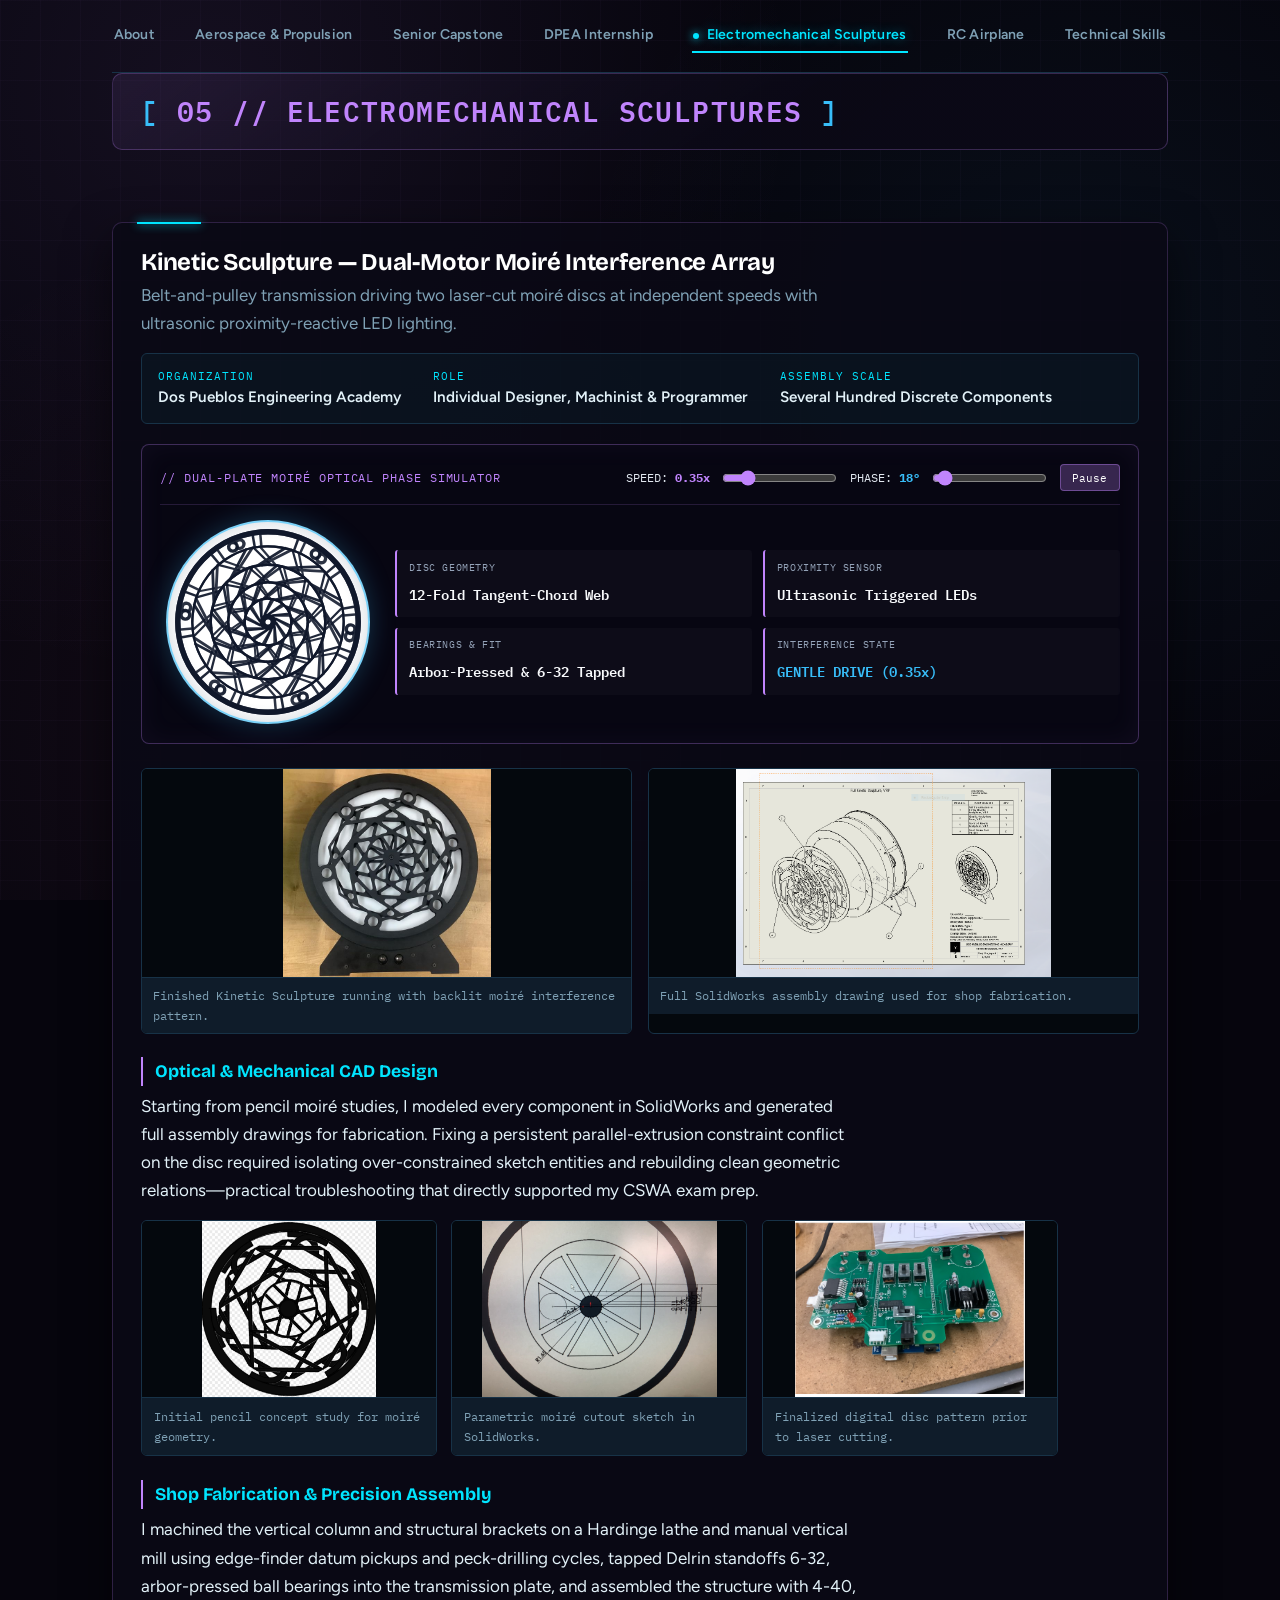
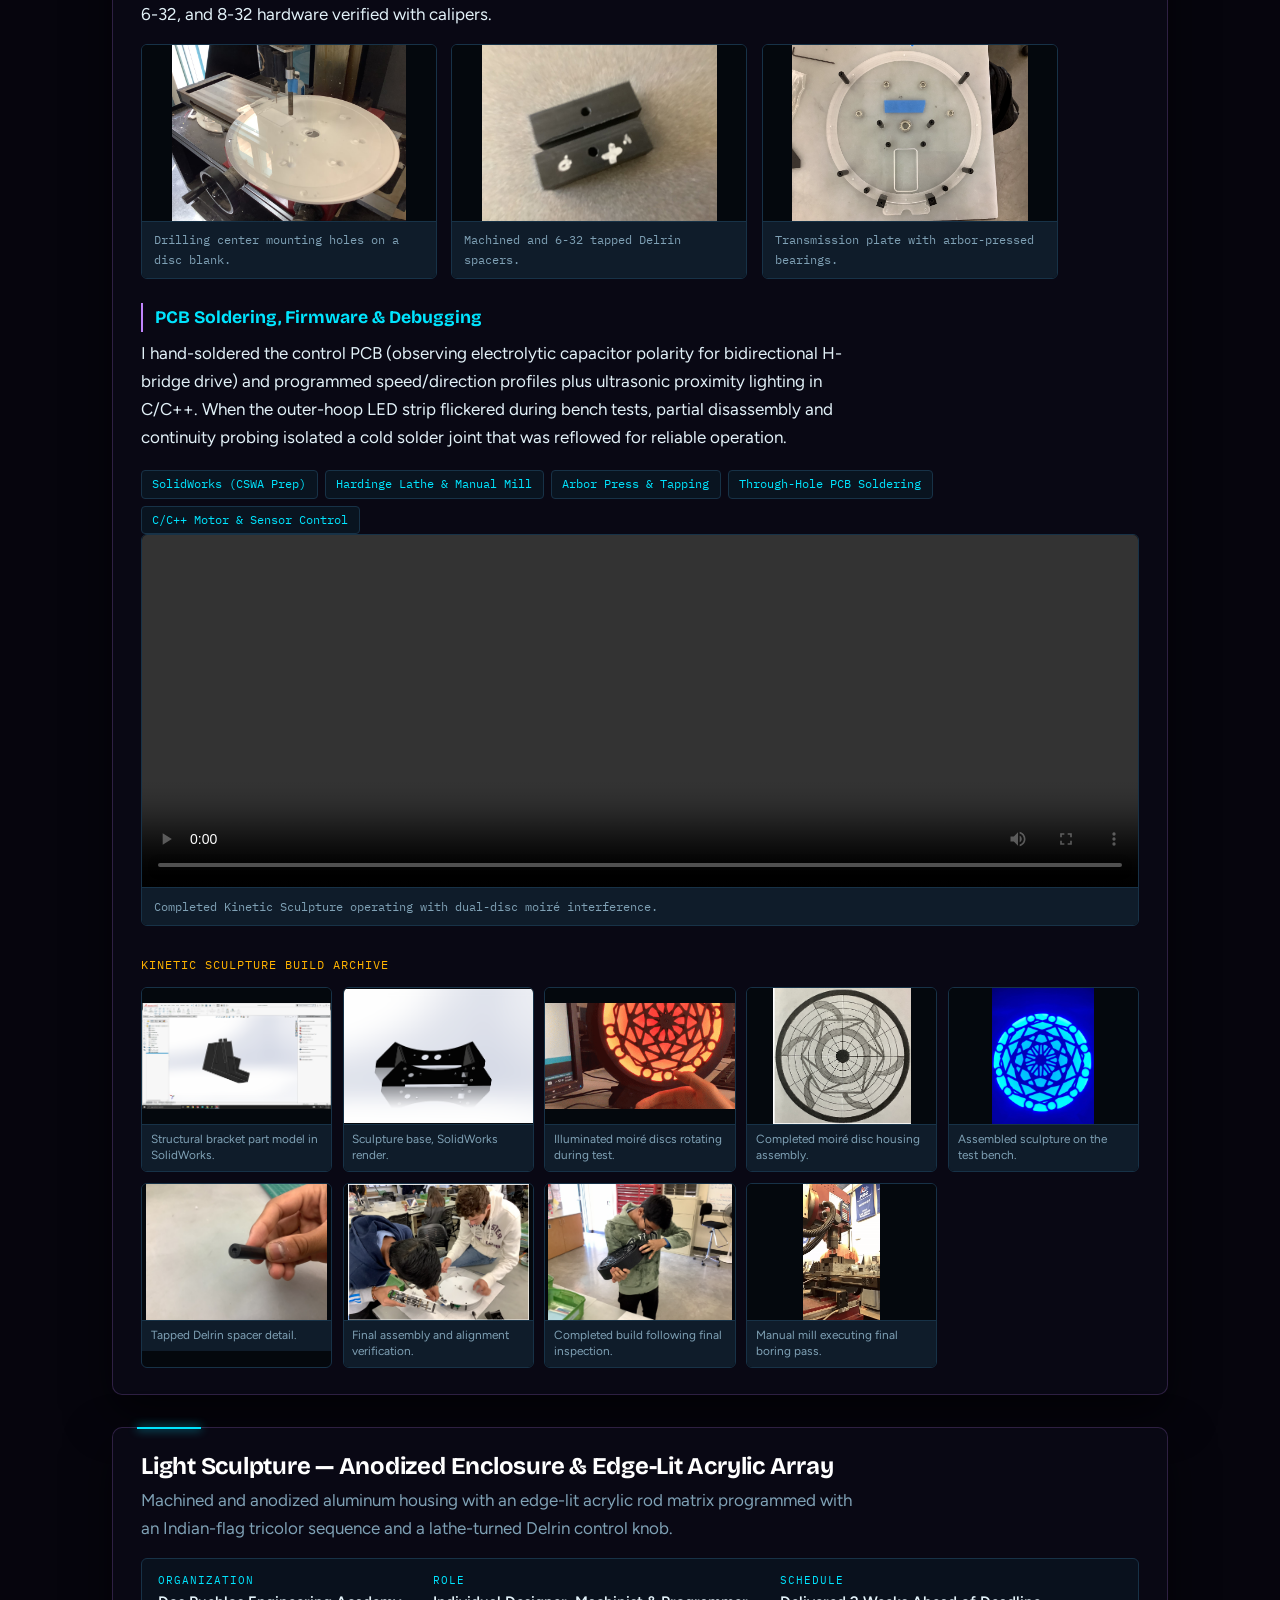
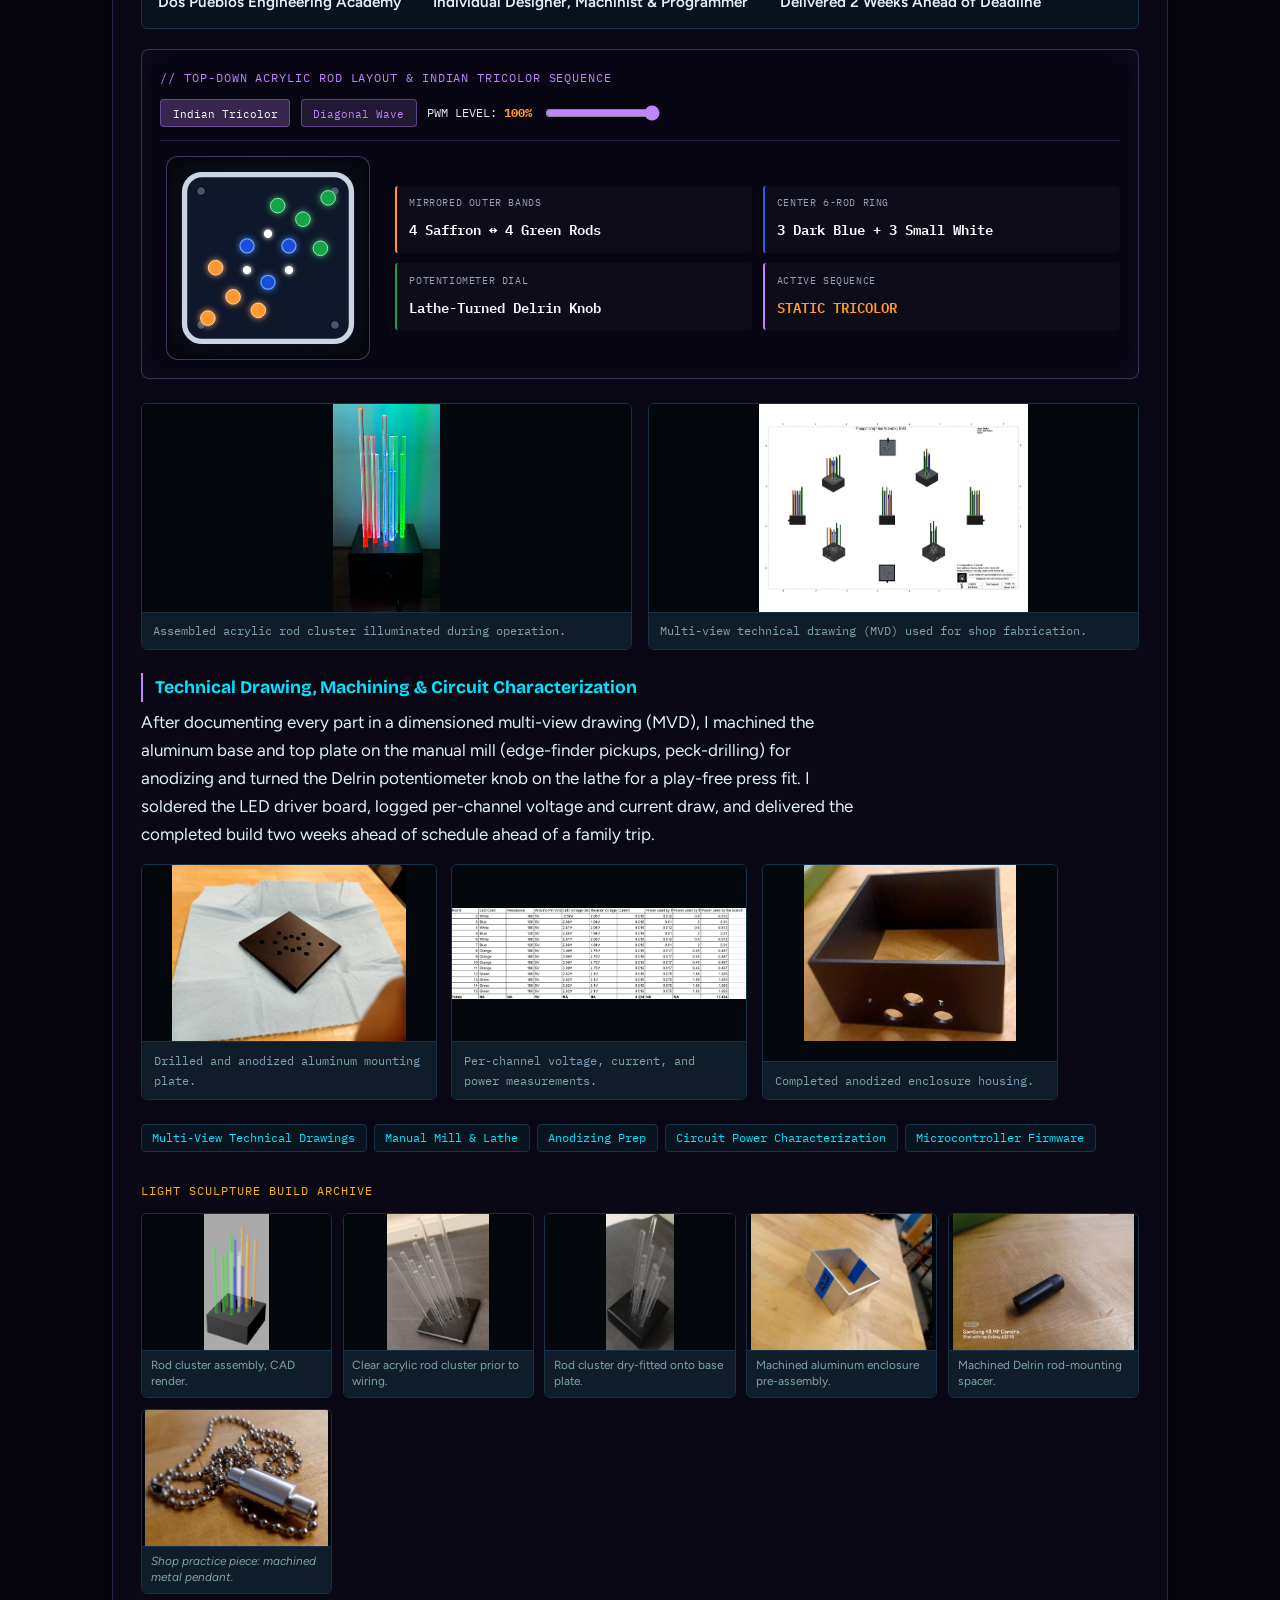
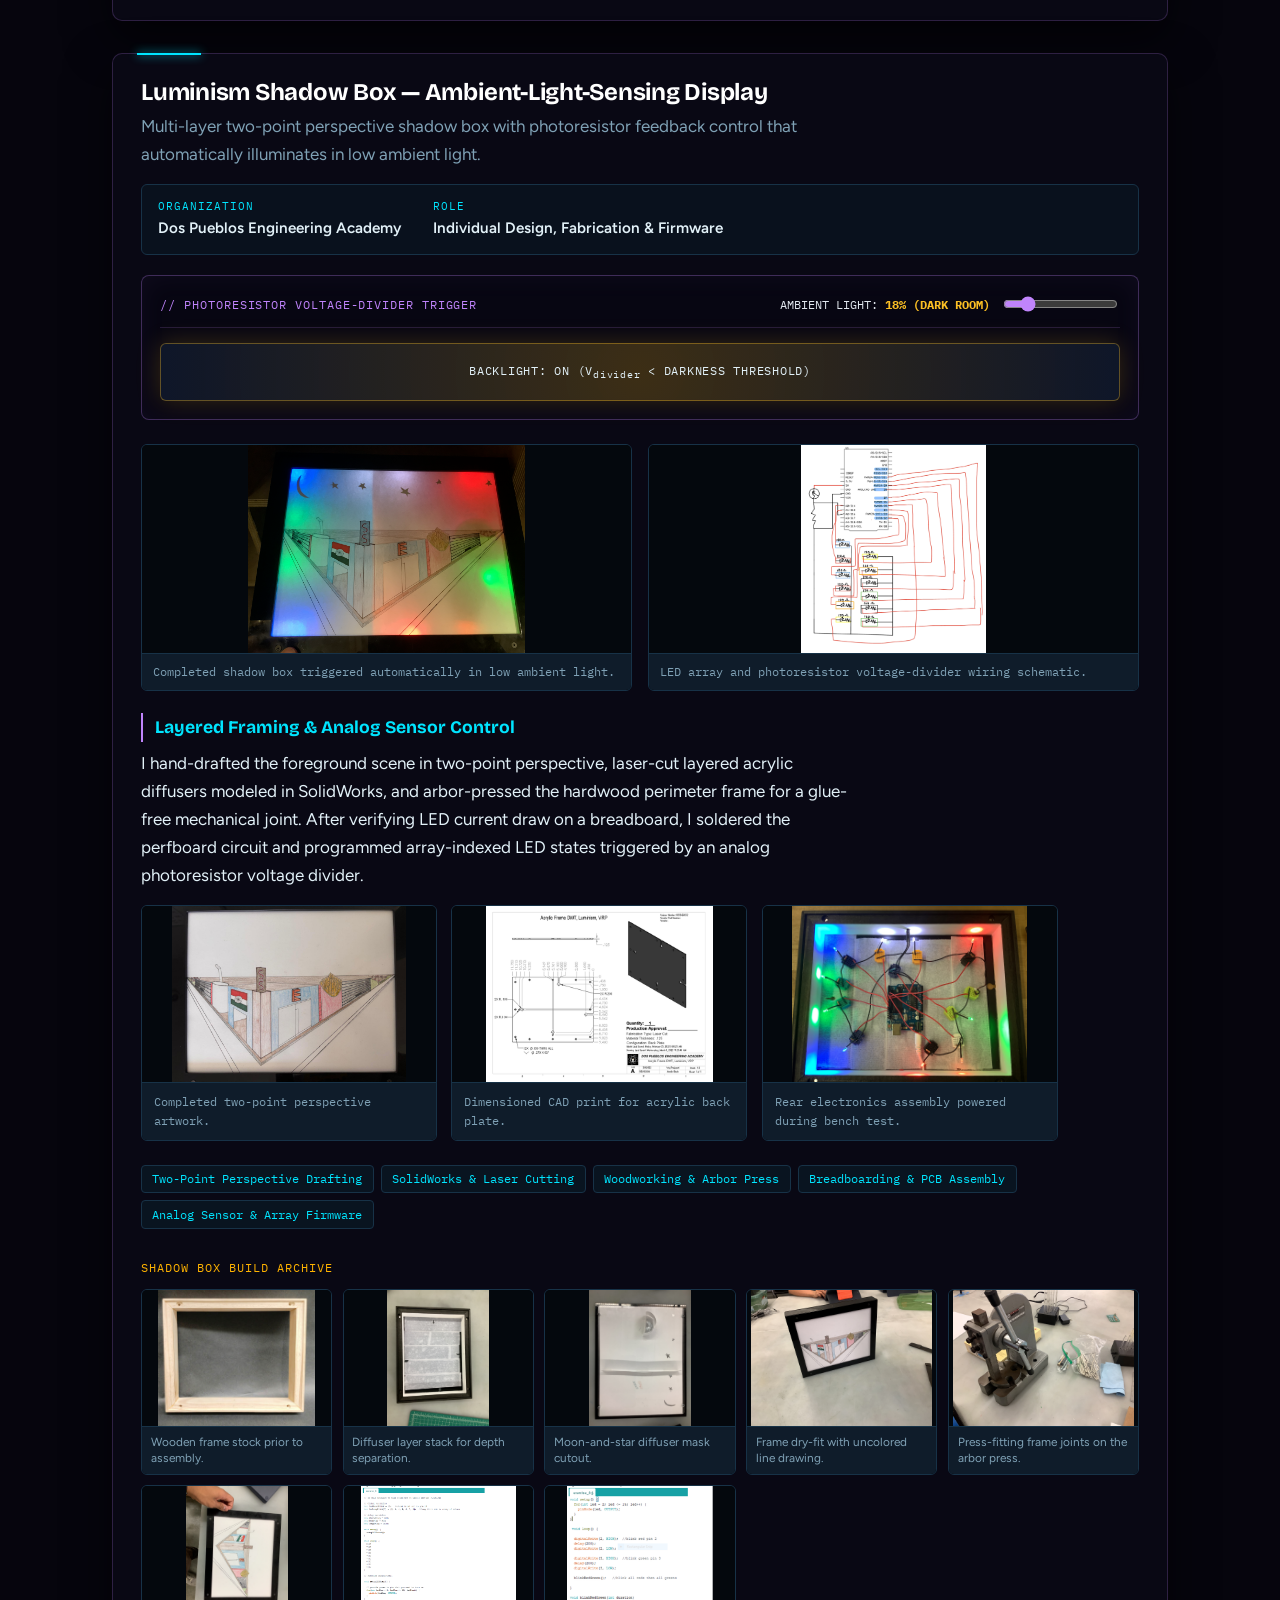
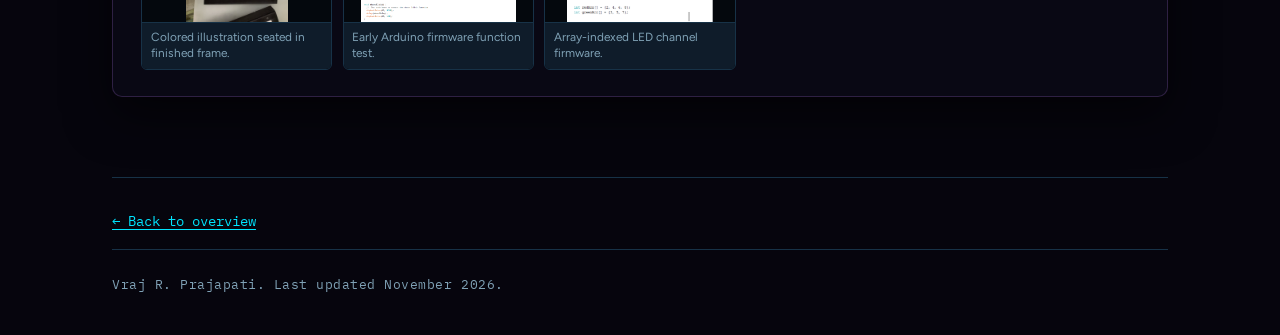
<file: projects.html>
<!doctype html>
<html lang="en">
<head>
<meta charset="utf-8">
<meta name="viewport" content="width=device-width, initial-scale=1, viewport-fit=cover">
<title>Electromechanical Sculptures &mdash; Vraj R. Prajapati</title>
<link rel="stylesheet" href="https://fonts.googleapis.com/css2?family=Bricolage+Grotesque:opsz,wght@12..96,600;12..96,700&family=Figtree:wght@400;500;600&family=IBM+Plex+Mono:wght@400;500;600&display=swap">
<link rel="stylesheet" href="styles.css">
<style>
  :root {
    --opt-violet: #C084FC;
    --opt-cyan: #38BDF8;
    --opt-magenta: #F472B6;
    --opt-saffron: #FF9933;
    --opt-india-green: #138808;
    --opt-surface: rgba(11, 9, 22, 0.9);
    --opt-border: rgba(192, 132, 252, 0.25);
  }

  body[data-page="projects"] {
    background-color: #06050D;
    background-image:
      radial-gradient(circle at 16% 10%, rgba(192, 132, 252, 0.08), transparent 44%),
      radial-gradient(circle at 84% 38%, rgba(56, 189, 248, 0.06), transparent 42%),
      radial-gradient(circle at 22% 82%, rgba(244, 114, 182, 0.06), transparent 42%),
      linear-gradient(rgba(192, 132, 252, 0.025) 1px, transparent 1px),
      linear-gradient(90deg, rgba(192, 132, 252, 0.025) 1px, transparent 1px);
    background-size: 100% 100%, 100% 100%, 100% 100%, 40px 40px, 40px 40px;
  }

  .opt-header {
    padding: 1.35rem 1.7rem;
    margin-bottom: 1.5rem;
    background: linear-gradient(145deg, rgba(192, 132, 252, 0.09), rgba(11, 9, 22, 0.95) 62%);
    border: 1px solid var(--opt-border);
    border-radius: 10px;
  }
  .opt-header h1.opt-title {
    margin: 0;
    font-family: 'IBM Plex Mono', monospace;
    font-size: clamp(1.25rem, 2.6vw, 1.75rem);
    font-weight: 600;
    letter-spacing: 0.05em;
    color: var(--opt-violet);
    text-transform: uppercase;
  }
  .opt-header h1.opt-title span {
    color: var(--opt-cyan);
  }

  .opt-card {
    background: var(--opt-surface) !important;
    border: 1px solid rgba(192, 132, 252, 0.2) !important;
    border-radius: 10px !important;
    box-shadow: 0 18px 46px rgba(0, 0, 0, 0.56);
    margin-bottom: 2rem;
  }
  .opt-card h4 {
    padding-left: 0.75rem;
    border-left: 2px solid var(--opt-violet);
  }

  /* Shared Lab Simulator Box */
  .lab-sim {
    margin: 1.25rem 0 1.5rem;
    padding: 1.15rem;
    background: #070612;
    border: 1px solid rgba(192, 132, 252, 0.3);
    border-radius: 8px;
    box-shadow: inset 0 0 28px rgba(192, 132, 252, 0.05);
  }
  .lab-sim-head {
    display: flex;
    flex-wrap: wrap;
    align-items: center;
    justify-content: space-between;
    gap: 0.75rem;
    padding-bottom: 0.8rem;
    margin-bottom: 0.95rem;
    border-bottom: 1px solid rgba(192, 132, 252, 0.16);
  }
  .lab-sim-title {
    font-family: 'IBM Plex Mono', monospace;
    font-size: 0.72rem;
    letter-spacing: 0.08em;
    text-transform: uppercase;
    color: var(--opt-violet);
  }
  .lab-sim-controls {
    display: flex;
    flex-wrap: wrap;
    align-items: center;
    gap: 0.65rem;
    font-family: 'IBM Plex Mono', monospace;
    font-size: 0.73rem;
    color: #E2E8F0;
  }
  .lab-sim-controls input[type="range"] {
    accent-color: var(--opt-violet);
    cursor: pointer;
    width: 115px;
  }
  .opt-btn {
    font-family: 'IBM Plex Mono', monospace;
    font-size: 0.71rem;
    padding: 0.34rem 0.72rem;
    border-radius: 4px;
    border: 1px solid rgba(192, 132, 252, 0.4);
    background: rgba(192, 132, 252, 0.14);
    color: var(--opt-violet);
    cursor: pointer;
    transition: all 0.2s ease;
  }
  .opt-btn:hover,
  .opt-btn.active {
    background: rgba(192, 132, 252, 0.26);
    color: #FFF;
  }

  .sim-grid {
    display: grid;
    grid-template-columns: 215px 1fr;
    gap: 1.25rem;
    align-items: center;
  }
  @media (max-width: 680px) {
    .sim-grid {
      grid-template-columns: 1fr;
    }
  }
  .moire-stage {
    width: 204px;
    height: 204px;
    margin: 0 auto;
    border-radius: 50%;
    background: radial-gradient(circle, #FFFFFF 58%, #E2E8F0 100%);
    border: 2px solid rgba(56, 189, 248, 0.65);
    box-shadow: 0 0 26px rgba(56, 189, 248, 0.25), inset 0 0 18px rgba(15, 23, 42, 0.12);
    display: flex;
    align-items: center;
    justify-content: center;
    overflow: hidden;
  }
  .topdown-stage {
    width: 204px;
    height: 204px;
    margin: 0 auto;
    border-radius: 12px;
    background: radial-gradient(circle at 50% 50%, #111626 0%, #070A12 100%);
    border: 1px solid rgba(192, 132, 252, 0.34);
    box-shadow: inset 0 0 24px rgba(0, 0, 0, 0.75);
    display: flex;
    align-items: center;
    justify-content: center;
  }
  .sim-readouts {
    display: grid;
    grid-template-columns: 1fr 1fr;
    gap: 0.65rem;
  }
  .sim-cell {
    padding: 0.6rem 0.75rem;
    background: rgba(255, 255, 255, 0.025);
    border-left: 2px solid var(--opt-violet);
    border-radius: 3px;
  }
  .sim-k {
    display: block;
    font-family: 'IBM Plex Mono', monospace;
    font-size: 0.63rem;
    letter-spacing: 0.06em;
    text-transform: uppercase;
    color: #94A3B8;
    margin-bottom: 0.2rem;
  }
  .sim-v {
    font-family: 'IBM Plex Mono', monospace;
    font-size: 0.86rem;
    font-weight: 600;
    color: #F8FAFC;
  }

  .shadowbox-preview {
    padding: 1rem;
    border-radius: 6px;
    border: 1px solid rgba(251, 191, 36, 0.35);
    transition: background 0.35s ease, box-shadow 0.35s ease;
    text-align: center;
  }

  .compare figure img,
  .shot-row figure img,
  .gallery figure img {
    transition: transform 0.25s ease, box-shadow 0.25s ease;
  }
  .compare figure:hover img,
  .shot-row figure:hover img,
  .gallery figure:hover img {
    transform: translateY(-2px);
    box-shadow: 0 10px 24px rgba(0, 0, 0, 0.45);
  }
</style>
<script>
function tryNextExt(img) {
  var exts = ['.JPG', '.jpeg', '.JPEG', '.png', '.PNG'];
  var step = parseInt(img.dataset.step || '0', 10);
  if (step < exts.length) {
    img.dataset.step = step + 1;
    img.src = img.src.replace(/\.[^.]+$/, exts[step]);
  }
}
</script>
</head>
<body data-page="projects" data-palette="violet">
<div class="wrap">
<nav aria-label="Pages"><a href="index.html">About</a><a href="aerospace.html">Aerospace &amp; Propulsion</a><a href="capstone.html">Senior Capstone</a><a href="internship.html">DPEA Internship</a><a href="projects.html" aria-current="page">Electromechanical Sculptures</a><a href="rc.html">RC Airplane</a><a href="skills.html">Technical Skills</a></nav>

<header class="page-head opt-header">
  <h1 class="opt-title"><span>[</span> 05 // ELECTROMECHANICAL SCULPTURES <span>]</span></h1>
</header>

<section>
  <!-- BUILD 01: KINETIC SCULPTURE -->
  <article class="project proj-body opt-card">
    <h3>Kinetic Sculpture &mdash; Dual-Motor Moir&eacute; Interference Array</h3>
    <p class="tagline">Belt-and-pulley transmission driving two laser-cut moir&eacute; discs at independent speeds with ultrasonic proximity-reactive LED lighting.</p>
    <dl class="spec">
      <div><dt>Organization</dt><dd>Dos Pueblos Engineering Academy</dd></div>
      <div><dt>Role</dt><dd>Individual Designer, Machinist &amp; Programmer</dd></div>
      <div><dt>Assembly Scale</dt><dd>Several Hundred Discrete Components</dd></div>
    </dl>

    <!-- Custom 12-Sector Stepped Tangent-Chord Moire Plate Simulator with Speed Changer -->
    <div class="lab-sim" aria-label="Interactive Dual-Motor Moire Interference Simulator">
      <div class="lab-sim-head">
        <span class="lab-sim-title">// Dual-Plate Moir&eacute; Optical Phase Simulator</span>
        <div class="lab-sim-controls">
          <label for="moire-speed">SPEED: <strong id="moire-speed-val" style="color:var(--opt-violet);">0.35x</strong></label>
          <input type="range" id="moire-speed" min="0" max="200" value="35">
          <label for="moire-slider">PHASE: <strong id="moire-deg" style="color:var(--opt-cyan);">18&deg;</strong></label>
          <input type="range" id="moire-slider" min="0" max="360" value="18">
          <button type="button" class="opt-btn active" id="moire-spin-btn">Pause</button>
        </div>
      </div>
      <div class="sim-grid">
        <div class="moire-stage">
          <svg width="194" height="194" viewBox="-100 -100 200 200" aria-hidden="true">
            <defs>
              <g id="single-moire-plate">
                <circle cx="0" cy="0" r="93" fill="none" stroke="#0F172A" stroke-width="5.5"/>
                <circle cx="0" cy="0" r="78" fill="none" stroke="#0F172A" stroke-width="2.4"/>
                <circle cx="0" cy="0" r="59" fill="none" stroke="#0F172A" stroke-width="2.6"/>
                <circle cx="0" cy="0" r="41" fill="none" stroke="#0F172A" stroke-width="2.6"/>
                <circle cx="0" cy="0" r="24" fill="none" stroke="#0F172A" stroke-width="2.4"/>
                <circle cx="0" cy="0" r="8.5" fill="#0F172A"/>
                <circle cx="0" cy="0" r="2.6" fill="#FFFFFF"/>
                <g id="moire-ribs-group" stroke="#0F172A" stroke-linecap="round"></g>
                <g id="moire-bosses-group"></g>
              </g>
            </defs>
            <use href="#single-moire-plate" id="plate-rear" opacity="0.88"/>
            <use href="#single-moire-plate" id="plate-front" opacity="0.93" transform="rotate(18)"/>
          </svg>
        </div>
        <div class="sim-readouts">
          <div class="sim-cell">
            <span class="sim-k">Disc Geometry</span>
            <span class="sim-v">12-Fold Tangent-Chord Web</span>
          </div>
          <div class="sim-cell">
            <span class="sim-k">Proximity Sensor</span>
            <span class="sim-v">Ultrasonic Triggered LEDs</span>
          </div>
          <div class="sim-cell">
            <span class="sim-k">Bearings &amp; Fit</span>
            <span class="sim-v">Arbor-Pressed &amp; 6-32 Tapped</span>
          </div>
          <div class="sim-cell">
            <span class="sim-k">Interference State</span>
            <span class="sim-v" id="moire-state" style="color:var(--opt-cyan);">GENTLE DRIVE (0.35x)</span>
          </div>
        </div>
      </div>
    </div>

    <div class="compare">
      <figure>
        <img src="images/ks-17-moire-disc-lit.jpg" onerror="tryNextExt(this)" alt="Finished Kinetic Sculpture illuminated in blue showing shifting moire disc interference pattern" loading="lazy">
        <figcaption>Finished Kinetic Sculpture running with backlit moir&eacute; interference pattern.</figcaption>
      </figure>
      <figure>
        <img src="images/ks-05-assembly-drawing.png" onerror="tryNextExt(this)" alt="Full SolidWorks assembly drawing of the Kinetic Sculpture with moire disc detail" loading="lazy">
        <figcaption>Full SolidWorks assembly drawing used for shop fabrication.</figcaption>
      </figure>
    </div>

    <h4>Optical &amp; Mechanical CAD Design</h4>
    <p>Starting from pencil moir&eacute; studies, I modeled every component in SolidWorks and generated full assembly drawings for fabrication. Fixing a persistent parallel-extrusion constraint conflict on the disc required isolating over-constrained sketch entities and rebuilding clean geometric relations&mdash;practical troubleshooting that directly supported my CSWA exam prep.</p>
    <div class="shot-row">
      <figure><img src="images/ks-19-moire-sketch-pencil.png" onerror="tryNextExt(this)" alt="Hand-drawn pencil concept sketch of the interlocking moire disc geometry" loading="lazy"><figcaption>Initial pencil concept study for moir&eacute; geometry.</figcaption></figure>
      <figure><img src="images/ks-02-moire-disc-cad-sketch.jpg" onerror="tryNextExt(this)" alt="SolidWorks parametric sketch of the moire disc cutouts" loading="lazy"><figcaption>Parametric moir&eacute; cutout sketch in SolidWorks.</figcaption></figure>
      <figure><img src="images/ks-20-moire-pattern-digital.png" onerror="tryNextExt(this)" alt="Finalized digital moire disc pattern ready for laser cutting" loading="lazy"><figcaption>Finalized digital disc pattern prior to laser cutting.</figcaption></figure>
    </div>

    <h4>Shop Fabrication &amp; Precision Assembly</h4>
    <p>I machined the vertical column and structural brackets on a Hardinge lathe and manual vertical mill using edge-finder datum pickups and peck-drilling cycles, tapped Delrin standoffs 6-32, arbor-pressed ball bearings into the transmission plate, and assembled the structure with 4-40, 6-32, and 8-32 hardware verified with calipers.</p>
    <div class="shot-row">
      <figure><img src="images/ks-08-drill-press-disc.jpg" onerror="tryNextExt(this)" alt="Drilling center mounting holes on a moire disc blank at the drill press" loading="lazy"><figcaption>Drilling center mounting holes on a disc blank.</figcaption></figure>
      <figure><img src="images/ks-09-tapped-spacer-pair.jpg" onerror="tryNextExt(this)" alt="Pair of machined and 6-32 tapped Delrin spacers" loading="lazy"><figcaption>Machined and 6-32 tapped Delrin spacers.</figcaption></figure>
      <figure><img src="images/ks-12-transmission-plate.png" onerror="tryNextExt(this)" alt="Machined transmission plate with press-fit ball bearings installed" loading="lazy"><figcaption>Transmission plate with arbor-pressed bearings.</figcaption></figure>
    </div>

    <h4>PCB Soldering, Firmware &amp; Debugging</h4>
    <p>I hand-soldered the control PCB (observing electrolytic capacitor polarity for bidirectional H-bridge drive) and programmed speed/direction profiles plus ultrasonic proximity lighting in C/C++. When the outer-hoop LED strip flickered during bench tests, partial disassembly and continuity probing isolated a cold solder joint that was reflowed for reliable operation.</p>

    <ul class="tools">
      <li>SolidWorks (CSWA Prep)</li>
      <li>Hardinge Lathe &amp; Manual Mill</li>
      <li>Arbor Press &amp; Tapping</li>
      <li>Through-Hole PCB Soldering</li>
      <li>C/C++ Motor &amp; Sensor Control</li>
    </ul>

    <div class="shot-row wide">
      <figure><video src="images/ks-15-final-video.mp4" controls preload="metadata" playsinline></video><figcaption>Completed Kinetic Sculpture operating with dual-disc moir&eacute; interference.</figcaption></figure>
    </div>

    <p class="gallery-head">Kinetic Sculpture Build Archive</p>
    <div class="gallery">
      <figure><img src="images/ks-03-solidworks-part.png" onerror="tryNextExt(this)" alt="SolidWorks part model of structural support component" loading="lazy"><figcaption>Structural bracket part model in SolidWorks.</figcaption></figure>
      <figure><img src="images/ks-06-base-render.png" onerror="tryNextExt(this)" alt="SolidWorks render of the machined sculpture base" loading="lazy"><figcaption>Sculpture base, SolidWorks render.</figcaption></figure>
      <figure><img src="images/ks-07-lit-disc.gif" onerror="tryNextExt(this)" alt="Animated clip showing illuminated moire discs rotating in phase" loading="lazy"><figcaption>Illuminated moir&eacute; discs rotating during test.</figcaption></figure>
      <figure><img src="images/ks-18-moire-disc-finished-b.png" onerror="tryNextExt(this)" alt="Completed moire disc housing assembly" loading="lazy"><figcaption>Completed moir&eacute; disc housing assembly.</figcaption></figure>
      <figure><img src="images/ks-16-moire-disc-finished-a.jpg" onerror="tryNextExt(this)" alt="Finished Kinetic Sculpture assembled on the shop workbench" loading="lazy"><figcaption>Assembled sculpture on the test bench.</figcaption></figure>
      <figure><img src="images/ks-10-tapped-spacer-single.jpg" onerror="tryNextExt(this)" alt="Close-up of a single tapped Delrin standoff spacer" loading="lazy"><figcaption>Tapped Delrin spacer detail.</figcaption></figure>
      <figure><img src="images/ks-13-team-assembly.png" onerror="tryNextExt(this)" alt="Final mechanical assembly and fit check" loading="lazy"><figcaption>Final assembly and alignment verification.</figcaption></figure>
      <figure><img src="images/ks-14-final-embrace.png" onerror="tryNextExt(this)" alt="Completed sculpture following final shop inspection" loading="lazy"><figcaption>Completed build following final inspection.</figcaption></figure>
      <figure><img src="images/ks-11-mill-video.gif" onerror="tryNextExt(this)" alt="Animated clip of manual vertical mill performing a boring pass" loading="lazy"><figcaption>Manual mill executing final boring pass.</figcaption></figure>
    </div>
  </article>

  <!-- BUILD 02: LIGHT SCULPTURE -->
  <article class="project proj-body opt-card">
    <h3>Light Sculpture &mdash; Anodized Enclosure &amp; Edge-Lit Acrylic Array</h3>
    <p class="tagline">Machined and anodized aluminum housing with an edge-lit acrylic rod matrix programmed with an Indian-flag tricolor sequence and a lathe-turned Delrin control knob.</p>
    <dl class="spec">
      <div><dt>Organization</dt><dd>Dos Pueblos Engineering Academy</dd></div>
      <div><dt>Role</dt><dd>Individual Designer, Machinist &amp; Programmer</dd></div>
      <div><dt>Schedule</dt><dd>Delivered 2 Weeks Ahead of Deadline</dd></div>
    </dl>

    <!-- Top-Down Symmetric Mirrored Saffron/Green + 6-Hole Center Chakra Ring -->
    <div class="lab-sim" aria-label="Top-Down Diagonal Acrylic Rod Array Simulator">
      <div class="lab-sim-head">
        <span class="lab-sim-title">// Top-Down Acrylic Rod Layout &amp; Indian Tricolor Sequence</span>
        <div class="lab-sim-controls">
          <button type="button" class="opt-btn active" data-ls-mode="tricolor">Indian Tricolor</button>
          <button type="button" class="opt-btn" data-ls-mode="wave">Diagonal Wave</button>
          <label for="ls-dimmer">PWM LEVEL: <strong id="ls-pct" style="color:#FF9933;">100%</strong></label>
          <input type="range" id="ls-dimmer" min="25" max="100" value="100">
        </div>
      </div>
      <div class="sim-grid">
        <div class="topdown-stage">
          <svg width="194" height="194" viewBox="-100 -100 200 200" aria-hidden="true">
            <defs>
              <filter id="glow-saffron" x="-60%" y="-60%" width="220%" height="220%">
                <feGaussianBlur stdDeviation="3.2" result="blur"/>
                <feMerge><feMergeNode in="blur"/><feMergeNode in="SourceGraphic"/></feMerge>
              </filter>
              <filter id="glow-navy" x="-60%" y="-60%" width="220%" height="220%">
                <feGaussianBlur stdDeviation="3.2" result="blur"/>
                <feMerge><feMergeNode in="blur"/><feMergeNode in="SourceGraphic"/></feMerge>
              </filter>
              <filter id="glow-white" x="-70%" y="-70%" width="240%" height="240%">
                <feGaussianBlur stdDeviation="2.6" result="blur"/>
                <feMerge><feMergeNode in="blur"/><feMergeNode in="SourceGraphic"/></feMerge>
              </filter>
              <filter id="glow-green" x="-60%" y="-60%" width="220%" height="220%">
                <feGaussianBlur stdDeviation="3.2" result="blur"/>
                <feMerge><feMergeNode in="blur"/><feMergeNode in="SourceGraphic"/></feMerge>
              </filter>
            </defs>

            <!-- Rounded Square Anodized Aluminum Plate -->
            <rect x="-86" y="-86" width="172" height="172" rx="18" fill="#0F172A" stroke="#CBD5E1" stroke-width="5.5"/>
            <!-- 4 Corner Mounting Screws -->
            <circle cx="-69" cy="-69" r="4.5" fill="#475569" stroke="#020617" stroke-width="1"/>
            <circle cx="69" cy="-69" r="4.5" fill="#475569" stroke="#020617" stroke-width="1"/>
            <circle cx="-69" cy="69" r="4.5" fill="#475569" stroke="#020617" stroke-width="1"/>
            <circle cx="69" cy="69" r="4.5" fill="#475569" stroke="#020617" stroke-width="1"/>

            <!-- Band 1 (Bottom-Left): 4 Saffron Rods (Exact point-mirror of Green) -->
            <g class="ls-band-saffron" filter="url(#glow-saffron)">
              <circle cx="-62" cy="62" r="7.5" fill="#FF9933" stroke="#FED7AA" stroke-width="1"/>
              <circle cx="-36" cy="40" r="7.5" fill="#FF9933" stroke="#FED7AA" stroke-width="1"/>
              <circle cx="-54" cy="10" r="7.5" fill="#FF9933" stroke="#FED7AA" stroke-width="1"/>
              <circle cx="-10" cy="54" r="7.5" fill="#FF9933" stroke="#FED7AA" stroke-width="1"/>
            </g>

            <!-- Center 6-Dot Circular Ring (3 Large Dark Blue + 3 Small White Alternating) -->
            <g class="ls-band-navy" filter="url(#glow-navy)">
              <!-- Angles: 150 deg, 30 deg, 270 deg (3 large dark blue rods) -->
              <circle cx="-21.6" cy="-12.5" r="7.2" fill="#1D4ED8" stroke="#60A5FA" stroke-width="1.3"/>
              <circle cx="21.6" cy="-12.5" r="7.2" fill="#1D4ED8" stroke="#60A5FA" stroke-width="1.3"/>
              <circle cx="0" cy="25" r="7.2" fill="#1D4ED8" stroke="#60A5FA" stroke-width="1.3"/>
            </g>
            <g class="ls-band-white" filter="url(#glow-white)">
              <!-- Angles: 270-180=90 deg (top), 210 deg (bottom-left), 330 deg (bottom-right) -->
              <circle cx="0" cy="-25" r="4.3" fill="#FFFFFF"/>
              <circle cx="-21.6" cy="12.5" r="4.3" fill="#FFFFFF"/>
              <circle cx="21.6" cy="12.5" r="4.3" fill="#FFFFFF"/>
            </g>

            <!-- Band 3 (Top-Right): 4 India Green Rods (Exact point-mirror of Saffron) -->
            <g class="ls-band-green" filter="url(#glow-green)">
              <circle cx="62" cy="-62" r="7.5" fill="#16A34A" stroke="#86EFAC" stroke-width="1"/>
              <circle cx="36" cy="-40" r="7.5" fill="#16A34A" stroke="#86EFAC" stroke-width="1"/>
              <circle cx="54" cy="-10" r="7.5" fill="#16A34A" stroke="#86EFAC" stroke-width="1"/>
              <circle cx="10" cy="-54" r="7.5" fill="#16A34A" stroke="#86EFAC" stroke-width="1"/>
            </g>
          </svg>
        </div>
        <div class="sim-readouts">
          <div class="sim-cell" style="border-left-color:#FF9933;">
            <span class="sim-k">Mirrored Outer Bands</span>
            <span class="sim-v">4 Saffron &harr; 4 Green Rods</span>
          </div>
          <div class="sim-cell" style="border-left-color:#2563EB;">
            <span class="sim-k">Center 6-Rod Ring</span>
            <span class="sim-v">3 Dark Blue + 3 Small White</span>
          </div>
          <div class="sim-cell" style="border-left-color:#16A34A;">
            <span class="sim-k">Potentiometer Dial</span>
            <span class="sim-v">Lathe-Turned Delrin Knob</span>
          </div>
          <div class="sim-cell">
            <span class="sim-k">Active Sequence</span>
            <span class="sim-v" id="ls-mode-readout" style="color:#FF9933;">STATIC TRICOLOR</span>
          </div>
        </div>
      </div>
    </div>

    <div class="compare">
      <figure>
        <img src="images/ls-06-rod-cluster-lit.jpg" onerror="tryNextExt(this)" alt="Finished Light Sculpture with acrylic rods illuminated in tricolor sequence" loading="lazy">
        <figcaption>Assembled acrylic rod cluster illuminated during operation.</figcaption>
      </figure>
      <figure>
        <img src="images/ls-01-mvd-sheet.png" onerror="tryNextExt(this)" alt="Multi-view technical drawing specifying fabrication dimensions for the rod cluster" loading="lazy">
        <figcaption>Multi-view technical drawing (MVD) used for shop fabrication.</figcaption>
      </figure>
    </div>

    <h4>Technical Drawing, Machining &amp; Circuit Characterization</h4>
    <p>After documenting every part in a dimensioned multi-view drawing (MVD), I machined the aluminum base and top plate on the manual mill (edge-finder pickups, peck-drilling) for anodizing and turned the Delrin potentiometer knob on the lathe for a play-free press fit. I soldered the LED driver board, logged per-channel voltage and current draw, and delivered the completed build two weeks ahead of schedule ahead of a family trip.</p>
    <div class="shot-row">
      <figure><img src="images/ls-02-base-plate-drilled.jpg" onerror="tryNextExt(this)" alt="Anodized aluminum base plate drilled for the acrylic rod cluster" loading="lazy"><figcaption>Drilled and anodized aluminum mounting plate.</figcaption></figure>
      <figure><img src="images/ls-21-voltage-table.jpg" onerror="tryNextExt(this)" alt="Measured voltage, current, and power table across each illuminated rod channel" loading="lazy"><figcaption>Per-channel voltage, current, and power measurements.</figcaption></figure>
      <figure><img src="images/ls-20-enclosure-small-finished.jpg" onerror="tryNextExt(this)" alt="Finished black anodized aluminum enclosure with control knob cutouts" loading="lazy"><figcaption>Completed anodized enclosure housing.</figcaption></figure>
    </div>

    <ul class="tools">
      <li>Multi-View Technical Drawings</li>
      <li>Manual Mill &amp; Lathe</li>
      <li>Anodizing Prep</li>
      <li>Circuit Power Characterization</li>
      <li>Microcontroller Firmware</li>
    </ul>

    <p class="gallery-head">Light Sculpture Build Archive</p>
    <div class="gallery">
      <figure><img src="images/ls-22-rod-render-cad.jpg" onerror="tryNextExt(this)" alt="SolidWorks CAD render of the three-pole acrylic rod cluster" loading="lazy"><figcaption>Rod cluster assembly, CAD render.</figcaption></figure>
      <figure><img src="images/ls-05-rod-cluster-clear.jpg" onerror="tryNextExt(this)" alt="Unlit clear acrylic rod cluster prior to final enclosure integration" loading="lazy"><figcaption>Clear acrylic rod cluster prior to wiring.</figcaption></figure>
      <figure><img src="images/ls-24-rod-cluster-clear-standalone.jpg" onerror="tryNextExt(this)" alt="Acrylic rod cluster dry-fitted onto its machined base plate" loading="lazy"><figcaption>Rod cluster dry-fitted onto base plate.</figcaption></figure>
      <figure><img src="images/ls-03-enclosure-box-open.jpg" onerror="tryNextExt(this)" alt="Open aluminum enclosure prior to anodizing and electronics mounting" loading="lazy"><figcaption>Machined aluminum enclosure pre-assembly.</figcaption></figure>
      <figure><img src="images/ls-23-tapped-rod-spacer.jpg" onerror="tryNextExt(this)" alt="Machined Delrin mounting spacer for rod alignment" loading="lazy"><figcaption>Machined Delrin rod-mounting spacer.</figcaption></figure>
      <figure class="side"><img src="images/ls-04-necklace.jpg" onerror="tryNextExt(this)" alt="Side-project machined metal pendant" loading="lazy"><figcaption>Shop practice piece: machined metal pendant.</figcaption></figure>
    </div>
  </article>

  <!-- BUILD 03: LUMINISM SHADOW BOX -->
  <article class="project proj-body opt-card">
    <h3>Luminism Shadow Box &mdash; Ambient-Light-Sensing Display</h3>
    <p class="tagline">Multi-layer two-point perspective shadow box with photoresistor feedback control that automatically illuminates in low ambient light.</p>
    <dl class="spec">
      <div><dt>Organization</dt><dd>Dos Pueblos Engineering Academy</dd></div>
      <div><dt>Role</dt><dd>Individual Design, Fabrication &amp; Firmware</dd></div>
    </dl>

    <!-- Interactive Photoresistor Darkness-Threshold Trigger -->
    <div class="lab-sim" aria-label="Interactive Photoresistor Voltage Divider Simulator">
      <div class="lab-sim-head">
        <span class="lab-sim-title">// Photoresistor Voltage-Divider Trigger</span>
        <div class="lab-sim-controls">
          <label for="lux-slider">AMBIENT LIGHT: <strong id="lux-val" style="color:#FBBF24;">18% (DARK ROOM)</strong></label>
          <input type="range" id="lux-slider" min="0" max="100" value="18">
        </div>
      </div>
      <div class="shadowbox-preview" id="sb-stage" style="background:radial-gradient(circle, rgba(251,191,36,0.22), rgba(15,23,42,0.96));box-shadow:0 0 24px rgba(251,191,36,0.2);">
        <div style="font-family:'IBM Plex Mono',monospace;font-size:0.78rem;letter-spacing:0.06em;" id="sb-state-text">BACKLIGHT: ON (V<sub>divider</sub> &lt; DARKNESS THRESHOLD)</div>
      </div>
    </div>

    <div class="compare">
      <figure>
        <img src="images/lsb-03-final-lit.png" onerror="tryNextExt(this)" alt="Finished Luminism Shadow Box backlit in a dark room showing two-point perspective street scene" loading="lazy">
        <figcaption>Completed shadow box triggered automatically in low ambient light.</figcaption>
      </figure>
      <figure>
        <img src="images/lsb-02-circuit-diagram.png" onerror="tryNextExt(this)" alt="Breadboard and microcontroller pinout diagram for the LED matrix and photoresistor divider" loading="lazy">
        <figcaption>LED array and photoresistor voltage-divider wiring schematic.</figcaption>
      </figure>
    </div>

    <h4>Layered Framing &amp; Analog Sensor Control</h4>
    <p>I hand-drafted the foreground scene in two-point perspective, laser-cut layered acrylic diffusers modeled in SolidWorks, and arbor-pressed the hardwood perimeter frame for a glue-free mechanical joint. After verifying LED current draw on a breadboard, I soldered the perfboard circuit and programmed array-indexed LED states triggered by an analog photoresistor voltage divider.</p>
    <div class="shot-row">
      <figure><img src="images/lsb-13-final-drawing-bright.jpg" onerror="tryNextExt(this)" alt="Completed hand-colored two-point perspective illustration prior to framing" loading="lazy"><figcaption>Completed two-point perspective artwork.</figcaption></figure>
      <figure><img src="images/lsb-12-cad-acrylic-frame.png" onerror="tryNextExt(this)" alt="SolidWorks technical drawing of the laser-cut acrylic back plate" loading="lazy"><figcaption>Dimensioned CAD print for acrylic back plate.</figcaption></figure>
      <figure><img src="images/lsb-06-frame-lit-electronics.png" onerror="tryNextExt(this)" alt="Rear view showing soldered LED array and controller mounted inside the frame" loading="lazy"><figcaption>Rear electronics assembly powered during bench test.</figcaption></figure>
    </div>

    <ul class="tools">
      <li>Two-Point Perspective Drafting</li>
      <li>SolidWorks &amp; Laser Cutting</li>
      <li>Woodworking &amp; Arbor Press</li>
      <li>Breadboarding &amp; PCB Assembly</li>
      <li>Analog Sensor &amp; Array Firmware</li>
    </ul>

    <p class="gallery-head">Shadow Box Build Archive</p>
    <div class="gallery">
      <figure><img src="images/lsb-11-wood-frame-bare.jpg" onerror="tryNextExt(this)" alt="Unfinished wooden frame members prior to assembly" loading="lazy"><figcaption>Wooden frame stock prior to assembly.</figcaption></figure>
      <figure><img src="images/lsb-05-frame-diffuser-layers.png" onerror="tryNextExt(this)" alt="Layered diffuser strips stacked inside the shadow box" loading="lazy"><figcaption>Diffuser layer stack for depth separation.</figcaption></figure>
      <figure><img src="images/lsb-10-diffuser-cutout.png" onerror="tryNextExt(this)" alt="Laser-cut moon and star diffuser mask" loading="lazy"><figcaption>Moon-and-star diffuser mask cutout.</figcaption></figure>
      <figure><img src="images/lsb-07-frame-uncolored-drawing.png" onerror="tryNextExt(this)" alt="Frame dry-fitted with uncolored perspective line drawing" loading="lazy"><figcaption>Frame dry-fit with uncolored line drawing.</figcaption></figure>
      <figure><img src="images/lsb-08-arbor-press.png" onerror="tryNextExt(this)" alt="Pressing frame components together using an arbor press" loading="lazy"><figcaption>Press-fitting frame joints on the arbor press.</figcaption></figure>
      <figure><img src="images/lsb-09-frame-colored-hand.png" onerror="tryNextExt(this)" alt="Completed colored illustration mounted inside the finished frame" loading="lazy"><figcaption>Colored illustration seated in finished frame.</figcaption></figure>
      <figure><img src="images/lsb-01-code-exercise8.png" onerror="tryNextExt(this)" alt="Arduino sketch testing modular LED control functions" loading="lazy"><figcaption>Early Arduino firmware function test.</figcaption></figure>
      <figure><img src="images/lsb-04-code-exercise6.png" onerror="tryNextExt(this)" alt="Arduino firmware using arrays and loops to address LED channels" loading="lazy"><figcaption>Array-indexed LED channel firmware.</figcaption></figure>
    </div>
  </article>
</section>

<p class="back"><a href="index.html">&larr; Back to overview</a></p>
<footer>Vraj R. Prajapati. Last updated November 2026.</footer>
</div>
<script src="lightbox.js" defer></script>
<script>
(function () {
  var svgNS = 'http://www.w3.org/2000/svg';

  // 0. Build the 12-Fold Stepped Tangent-Chord Moire Plate
  var ribsGroup = document.getElementById('moire-ribs-group');
  var bossesGroup = document.getElementById('moire-bosses-group');
  if (ribsGroup && bossesGroup) {
    function addLine(parent, r1, a1Deg, r2, a2Deg, w) {
      var a1 = (a1Deg * Math.PI) / 180;
      var a2 = (a2Deg * Math.PI) / 180;
      var line = document.createElementNS(svgNS, 'line');
      line.setAttribute('x1', (r1 * Math.cos(a1)).toFixed(2));
      line.setAttribute('y1', (r1 * Math.sin(a1)).toFixed(2));
      line.setAttribute('x2', (r2 * Math.cos(a2)).toFixed(2));
      line.setAttribute('y2', (r2 * Math.sin(a2)).toFixed(2));
      line.setAttribute('stroke-width', w);
      parent.appendChild(line);
    }

    for (var i = 0; i < 12; i++) {
      var base = i * 30;
      addLine(ribsGroup, 8.5, base, 24, base + 34, 2.2);
      addLine(ribsGroup, 24, base + 12, 41, base + 42, 2.5);
      addLine(ribsGroup, 24, base + 26, 41, base + 8, 2.1);
      addLine(ribsGroup, 41, base + 6, 59, base + 34, 2.7);
      addLine(ribsGroup, 41, base + 22, 59, base + 6, 2.2);
      addLine(ribsGroup, 59, base + 14, 78, base + 38, 2.9);
      addLine(ribsGroup, 59, base + 28, 78, base + 14, 2.3);
      addLine(ribsGroup, 78, base + 15, 93, base + 15, 2.6);
    }

    for (var b = 0; b < 6; b++) {
      var ang = (b * 60 * Math.PI) / 180;
      var cx = (85.5 * Math.cos(ang)).toFixed(2);
      var cy = (85.5 * Math.sin(ang)).toFixed(2);

      var bossOuter = document.createElementNS(svgNS, 'circle');
      bossOuter.setAttribute('cx', cx);
      bossOuter.setAttribute('cy', cy);
      bossOuter.setAttribute('r', '6.2');
      bossOuter.setAttribute('fill', '#0F172A');
      bossesGroup.appendChild(bossOuter);

      var bossHole = document.createElementNS(svgNS, 'circle');
      bossHole.setAttribute('cx', cx);
      bossHole.setAttribute('cy', cy);
      bossHole.setAttribute('r', '2.7');
      bossHole.setAttribute('fill', '#FFFFFF');
      bossesGroup.appendChild(bossHole);
    }
  }

  // 1. Dual-Plate Moire Simulator with Adjustable Speed Control
  var moireSlider = document.getElementById('moire-slider');
  var moireDeg = document.getElementById('moire-deg');
  var moireSpeed = document.getElementById('moire-speed');
  var moireSpeedVal = document.getElementById('moire-speed-val');
  var moireBtn = document.getElementById('moire-spin-btn');
  var plateRear = document.getElementById('plate-rear');
  var plateFront = document.getElementById('plate-front');
  var moireState = document.getElementById('moire-state');

  if (moireSlider && plateFront && plateRear) {
    var spinning = true;
    var rearAngle = 0;
    var frontOffset = 18;
    var speedMult = 0.35;

    function updateMoireStatus() {
      if (!spinning || speedMult === 0) {
        moireState.textContent = 'MANUAL PHASE HOLD';
      } else {
        moireState.textContent = 'DRIVE SPEED: ' + speedMult.toFixed(2) + 'x';
      }
    }

    moireSpeed.addEventListener('input', function () {
      speedMult = parseInt(moireSpeed.value, 10) / 100;
      moireSpeedVal.textContent = speedMult.toFixed(2) + 'x';
      updateMoireStatus();
    });

    moireSlider.addEventListener('input', function () {
      frontOffset = parseInt(moireSlider.value, 10);
      moireDeg.textContent = frontOffset + '\u00b0';
      if (!spinning || speedMult === 0) {
        var frontAngle = (frontOffset - rearAngle * 1.3 + 720) % 360;
        plateFront.setAttribute('transform', 'rotate(' + frontAngle.toFixed(1) + ')');
      }
    });

    moireBtn.addEventListener('click', function () {
      spinning = !spinning;
      moireBtn.textContent = spinning ? 'Pause' : 'Resume';
      moireBtn.classList.toggle('active', spinning);
      updateMoireStatus();
    });

    function tickMoire() {
      if (spinning && speedMult > 0) {
        rearAngle = (rearAngle + 0.55 * speedMult) % 360;
        var frontAngle = (frontOffset - rearAngle * 1.3 + 720) % 360;
        plateRear.setAttribute('transform', 'rotate(' + rearAngle.toFixed(1) + ')');
        plateFront.setAttribute('transform', 'rotate(' + frontAngle.toFixed(1) + ')');
      }
      requestAnimationFrame(tickMoire);
    }
    requestAnimationFrame(tickMoire);
  }

  // 2. Top-Down Indian Flag Light Sculpture Simulator
  var lsDimmer = document.getElementById('ls-dimmer');
  var lsPct = document.getElementById('ls-pct');
  var lsModeBtns = document.querySelectorAll('[data-ls-mode]');
  var lsModeReadout = document.getElementById('ls-mode-readout');
  var bandSaffron = document.querySelector('.ls-band-saffron');
  var bandNavy = document.querySelector('.ls-band-navy');
  var bandWhite = document.querySelector('.ls-band-white');
  var bandGreen = document.querySelector('.ls-band-green');

  if (lsDimmer && bandSaffron) {
    var lsMode = 'tricolor';
    var wavePhase = 0;

    lsModeBtns.forEach(function (btn) {
      btn.addEventListener('click', function () {
        lsMode = btn.getAttribute('data-ls-mode');
        lsModeBtns.forEach(function (b) { b.classList.remove('active'); });
        btn.classList.add('active');
        lsModeReadout.textContent = lsMode === 'tricolor' ? 'STATIC TRICOLOR' : 'DIAGONAL WAVE';
      });
    });

    lsDimmer.addEventListener('input', function () {
      lsPct.textContent = lsDimmer.value + '%';
    });

    function tickLightSculpture() {
      var baseOp = parseInt(lsDimmer.value, 10) / 100;
      if (lsMode === 'tricolor') {
        bandSaffron.setAttribute('opacity', baseOp.toFixed(2));
        bandNavy.setAttribute('opacity', baseOp.toFixed(2));
        bandWhite.setAttribute('opacity', baseOp.toFixed(2));
        bandGreen.setAttribute('opacity', baseOp.toFixed(2));
      } else {
        wavePhase += 0.045;
        var o1 = baseOp * (0.35 + 0.65 * Math.max(0, Math.sin(wavePhase)));
        var o2 = baseOp * (0.35 + 0.65 * Math.max(0, Math.sin(wavePhase - 1.5)));
        var o3 = baseOp * (0.35 + 0.65 * Math.max(0, Math.sin(wavePhase - 3.0)));
        bandSaffron.setAttribute('opacity', o1.toFixed(2));
        bandNavy.setAttribute('opacity', o2.toFixed(2));
        bandWhite.setAttribute('opacity', o2.toFixed(2));
        bandGreen.setAttribute('opacity', o3.toFixed(2));
      }
      requestAnimationFrame(tickLightSculpture);
    }
    requestAnimationFrame(tickLightSculpture);
  }

  // 3. Luminism Shadow Box Photoresistor Trigger
  var luxSlider = document.getElementById('lux-slider');
  var luxVal = document.getElementById('lux-val');
  var sbStage = document.getElementById('sb-stage');
  var sbStateText = document.getElementById('sb-state-text');

  if (luxSlider && sbStage) {
    luxSlider.addEventListener('input', function () {
      var lux = parseInt(luxSlider.value, 10);
      var isDark = lux <= 40;
      luxVal.textContent = lux + '% (' + (isDark ? 'DARK ROOM' : 'BRIGHT ROOM') + ')';
      luxVal.style.color = isDark ? '#FBBF24' : '#94A3B8';

      if (isDark) {
        sbStage.style.background = 'radial-gradient(circle, rgba(251,191,36,0.25), rgba(15,23,42,0.96))';
        sbStage.style.boxShadow = '0 0 26px rgba(251,191,36,0.24)';
        sbStateText.innerHTML = 'BACKLIGHT: <strong style="color:#FBBF24;">ON</strong> (V<sub>divider</sub> &lt; DARKNESS THRESHOLD)';
      } else {
        sbStage.style.background = 'rgba(15,23,42,0.7)';
        sbStage.style.boxShadow = 'none';
        sbStateText.innerHTML = 'BACKLIGHT: <strong style="color:#94A3B8;">OFF</strong> (AMBIENT LIGHT ABOVE THRESHOLD)';
      }
    });
  }
})();
</script>
</body>
</html>
</file>
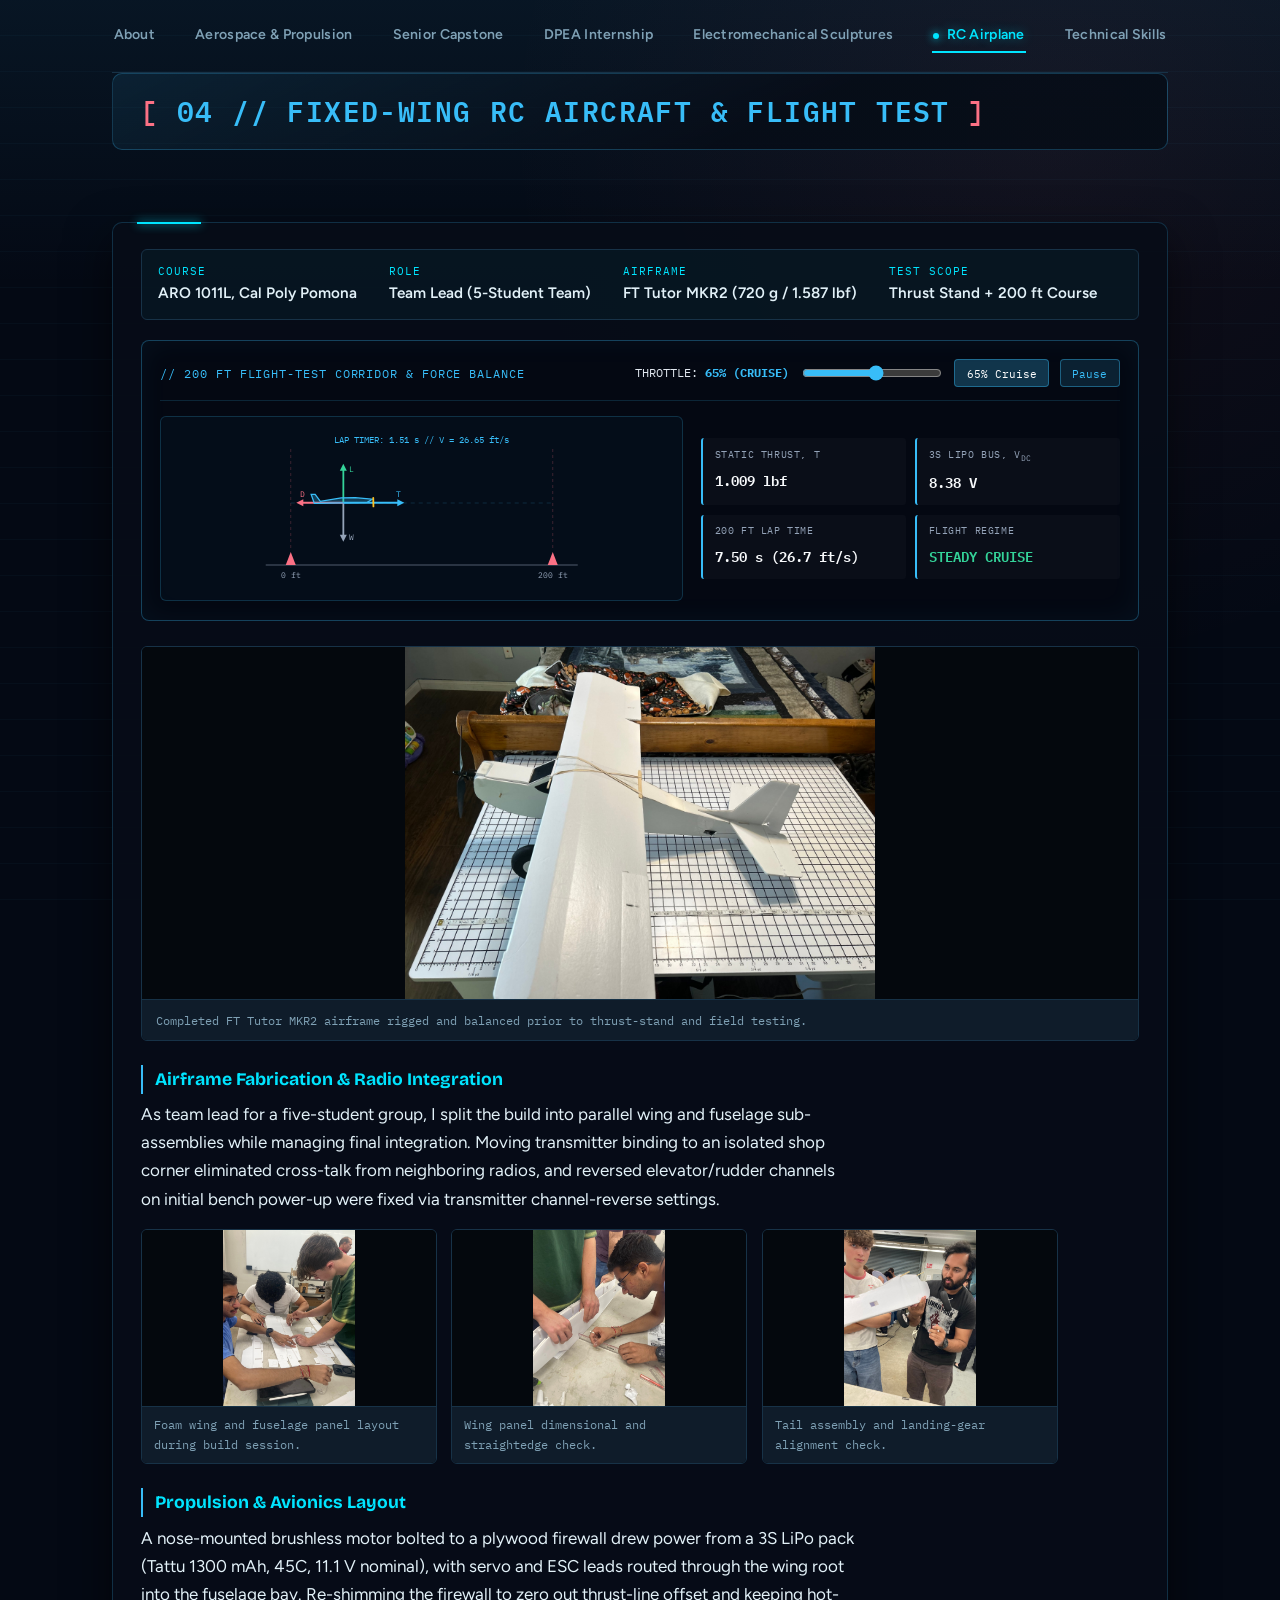
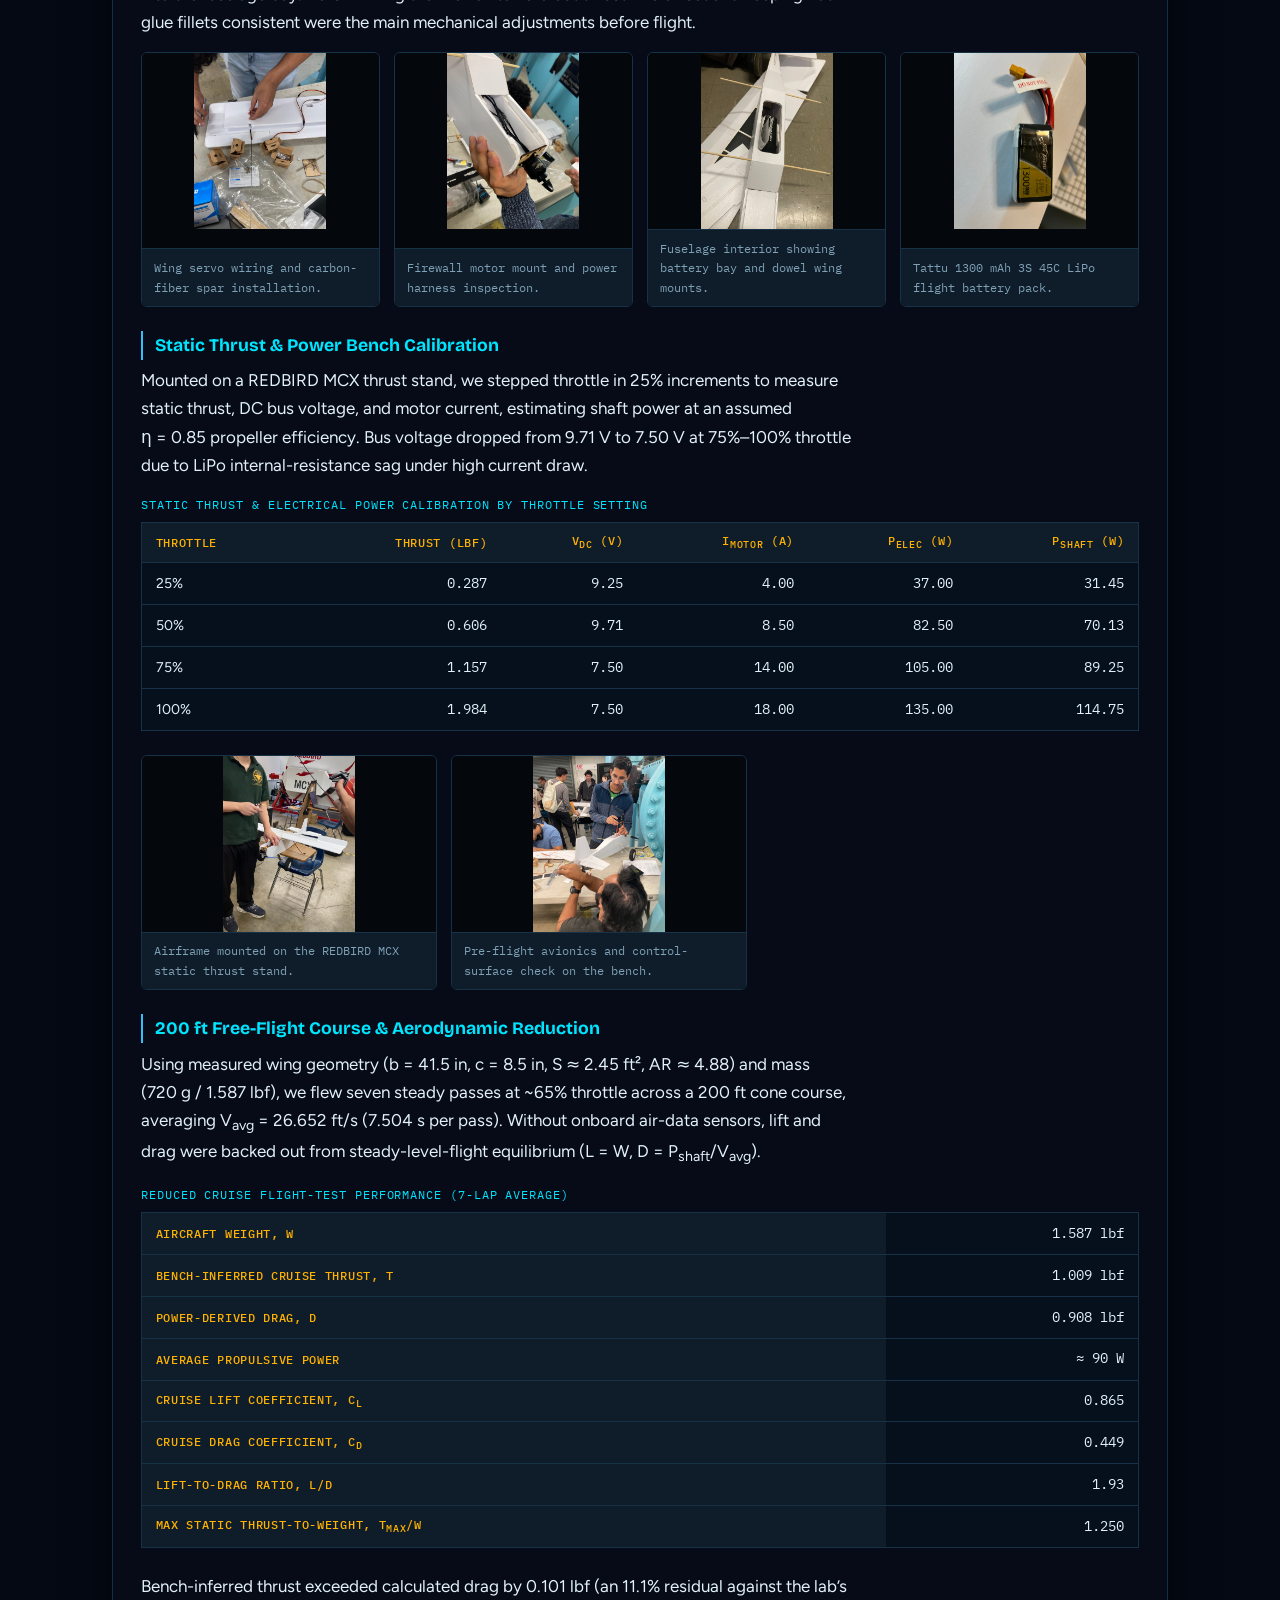
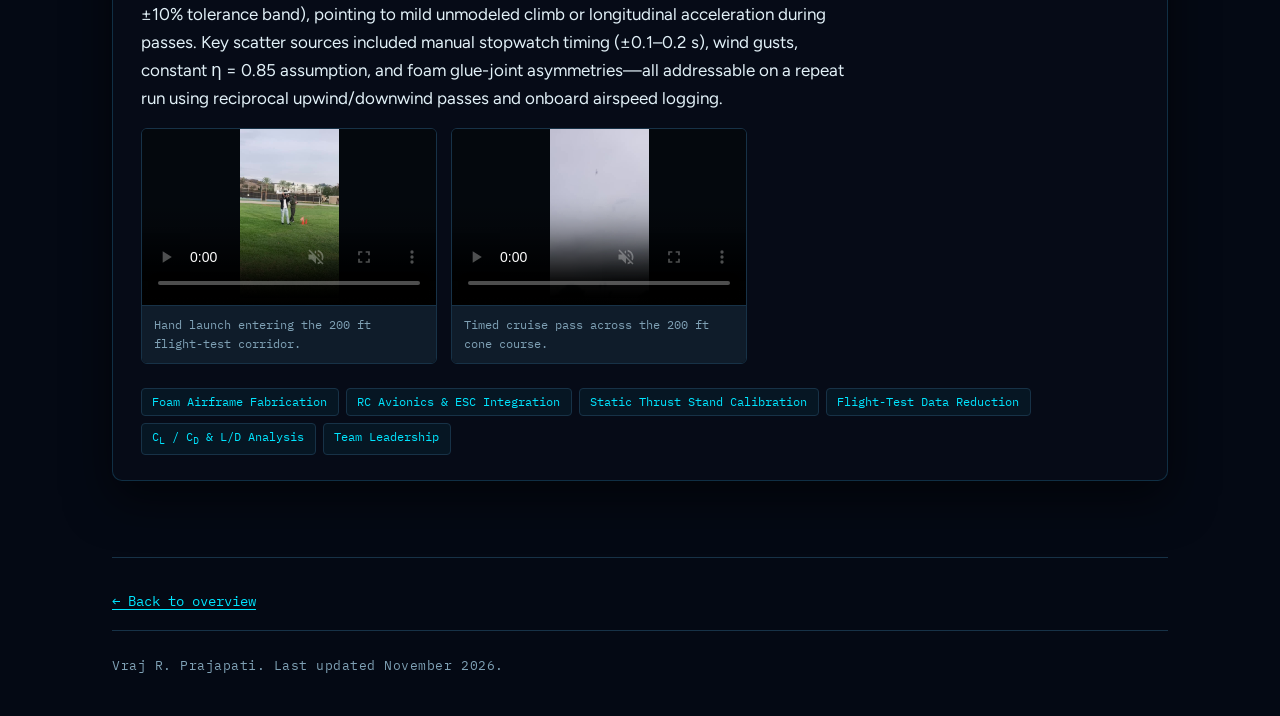
<file: rc.html>
<!doctype html>
<html lang="en">
<head>
<meta charset="utf-8">
<meta name="viewport" content="width=device-width, initial-scale=1, viewport-fit=cover">
<title>Fixed-Wing RC Aircraft &mdash; Vraj R. Prajapati</title>
<link rel="stylesheet" href="https://fonts.googleapis.com/css2?family=Bricolage+Grotesque:opsz,wght@12..96,600;12..96,700&family=Figtree:wght@400;500;600&family=IBM+Plex+Mono:wght@400;500;600&display=swap">
<link rel="stylesheet" href="styles.css">
<style>
  :root {
    --flt-sky: #38BDF8;
    --flt-coral: #FB7185;
    --flt-amber: #FBBF24;
    --flt-emerald: #34D399;
    --flt-surface: rgba(7, 13, 24, 0.9);
    --flt-border: rgba(56, 189, 248, 0.25);
  }

  body[data-page="rc"] {
    background-color: #040914;
    background-image:
      linear-gradient(180deg, rgba(56, 189, 248, 0.07) 0%, transparent 32%),
      radial-gradient(circle at 82% 14%, rgba(251, 113, 133, 0.06), transparent 42%),
      repeating-linear-gradient(
        0deg,
        rgba(56, 189, 248, 0.03) 0px,
        rgba(56, 189, 248, 0.03) 1px,
        transparent 1px,
        transparent 52px
      );
  }

  .flt-header {
    padding: 1.35rem 1.7rem;
    margin-bottom: 1.5rem;
    background: linear-gradient(155deg, rgba(56, 189, 248, 0.09), rgba(7, 13, 24, 0.95) 62%);
    border: 1px solid var(--flt-border);
    border-radius: 10px;
  }
  .flt-header h1.flt-title {
    margin: 0;
    font-family: 'IBM Plex Mono', monospace;
    font-size: clamp(1.25rem, 2.6vw, 1.75rem);
    font-weight: 600;
    letter-spacing: 0.05em;
    color: var(--flt-sky);
    text-transform: uppercase;
  }
  .flt-header h1.flt-title span {
    color: var(--flt-coral);
  }

  .flt-card {
    background: var(--flt-surface) !important;
    border: 1px solid rgba(56, 189, 248, 0.2) !important;
    border-radius: 10px !important;
    box-shadow: 0 18px 46px rgba(0, 0, 0, 0.56);
  }
  .flt-card h4 {
    padding-left: 0.75rem;
    border-left: 2px solid var(--flt-sky);
  }

  /* Interactive 200 ft Flight-Test Corridor Console */
  .aero-console {
    margin: 1.25rem 0 1.6rem;
    padding: 1.15rem;
    background: #040812;
    border: 1px solid rgba(56, 189, 248, 0.32);
    border-radius: 8px;
    box-shadow: inset 0 0 30px rgba(56, 189, 248, 0.05);
  }
  .aero-head {
    display: flex;
    flex-wrap: wrap;
    align-items: center;
    justify-content: space-between;
    gap: 0.75rem;
    padding-bottom: 0.8rem;
    margin-bottom: 0.95rem;
    border-bottom: 1px solid rgba(56, 189, 248, 0.16);
  }
  .aero-title {
    font-family: 'IBM Plex Mono', monospace;
    font-size: 0.72rem;
    letter-spacing: 0.08em;
    text-transform: uppercase;
    color: var(--flt-sky);
  }
  .aero-controls {
    display: flex;
    flex-wrap: wrap;
    align-items: center;
    gap: 0.65rem;
    font-family: 'IBM Plex Mono', monospace;
    font-size: 0.73rem;
    color: #E2E8F0;
  }
  .aero-controls input[type="range"] {
    accent-color: var(--flt-sky);
    cursor: pointer;
    width: 140px;
  }
  .aero-btn {
    font-family: 'IBM Plex Mono', monospace;
    font-size: 0.71rem;
    padding: 0.34rem 0.72rem;
    border-radius: 4px;
    border: 1px solid rgba(56, 189, 248, 0.4);
    background: rgba(56, 189, 248, 0.14);
    color: var(--flt-sky);
    cursor: pointer;
    transition: all 0.2s ease;
  }
  .aero-btn:hover,
  .aero-btn.active {
    background: rgba(56, 189, 248, 0.25);
    color: #FFF;
  }

  .aero-grid {
    display: grid;
    grid-template-columns: 1.25fr 1fr;
    gap: 1.15rem;
    align-items: center;
  }
  @media (max-width: 760px) {
    .aero-grid {
      grid-template-columns: 1fr;
    }
  }
  .aero-svg-box {
    background: rgba(56, 189, 248, 0.03);
    border: 1px solid rgba(56, 189, 248, 0.2);
    border-radius: 6px;
    padding: 0.6rem;
  }
  .aero-metrics {
    display: grid;
    grid-template-columns: 1fr 1fr;
    gap: 0.6rem;
  }
  .a-cell {
    padding: 0.55rem 0.7rem;
    background: rgba(255, 255, 255, 0.025);
    border-left: 2px solid var(--flt-sky);
    border-radius: 3px;
  }
  .a-k {
    display: block;
    font-family: 'IBM Plex Mono', monospace;
    font-size: 0.62rem;
    letter-spacing: 0.06em;
    text-transform: uppercase;
    color: #94A3B8;
    margin-bottom: 0.16rem;
  }
  .a-v {
    font-family: 'IBM Plex Mono', monospace;
    font-size: 0.85rem;
    font-weight: 600;
    color: #F8FAFC;
  }

  .hero-fig img,
  .shot-row figure img {
    transition: transform 0.25s ease, box-shadow 0.25s ease;
  }
  .hero-fig:hover img,
  .shot-row figure:hover img {
    transform: translateY(-2px);
    box-shadow: 0 10px 24px rgba(0, 0, 0, 0.45);
  }
</style>
<script>
function tryNextExt(img) {
  var exts = ['.JPG', '.jpeg', '.JPEG', '.png', '.PNG'];
  var step = parseInt(img.dataset.step || '0', 10);
  if (step < exts.length) {
    img.dataset.step = step + 1;
    img.src = img.src.replace(/\.[^.]+$/, exts[step]);
  }
}
</script>
</head>
<body data-page="rc" data-palette="sky">
<div class="wrap">
<nav aria-label="Pages"><a href="index.html">About</a><a href="aerospace.html">Aerospace &amp; Propulsion</a><a href="capstone.html">Senior Capstone</a><a href="internship.html">DPEA Internship</a><a href="projects.html">Electromechanical Sculptures</a><a href="rc.html" aria-current="page">RC Airplane</a><a href="skills.html">Technical Skills</a></nav>

<header class="page-head flt-header">
  <h1 class="flt-title"><span>[</span> 04 // FIXED-WING RC AIRCRAFT &amp; FLIGHT TEST <span>]</span></h1>
</header>

<section>
  <article class="project proj-body flt-card">
    <dl class="spec">
      <div><dt>Course</dt><dd>ARO 1011L, Cal Poly Pomona</dd></div>
      <div><dt>Role</dt><dd>Team Lead (5-Student Team)</dd></div>
      <div><dt>Airframe</dt><dd>FT Tutor MKR2 (720 g / 1.587 lbf)</dd></div>
      <div><dt>Test Scope</dt><dd>Thrust Stand + 200 ft Course</dd></div>
    </dl>

    <!-- Animated 200 ft Flight-Test Corridor -->
    <div class="aero-console" aria-label="Animated 200 ft flight corridor and REDBIRD MCX thrust simulator">
      <div class="aero-head">
        <span class="aero-title">// 200 ft Flight-Test Corridor &amp; Force Balance</span>
        <div class="aero-controls">
          <label for="thr-slider">THROTTLE: <strong id="thr-pct" style="color:var(--flt-sky);">65% (CRUISE)</strong></label>
          <input type="range" id="thr-slider" min="25" max="100" value="65">
          <button type="button" class="aero-btn active" id="cruise-snap-btn">65% Cruise</button>
          <button type="button" class="aero-btn" id="fly-toggle-btn">Pause</button>
        </div>
      </div>
      <div class="aero-grid">
        <div class="aero-svg-box">
          <svg width="100%" height="156" viewBox="0 0 340 156" aria-hidden="true">
            <line x1="14" y1="138" x2="326" y2="138" stroke="rgba(148,163,184,0.35)" stroke-width="1.4"/>
            <polygon points="34,138 39,125 44,138" fill="#FB7185"/>
            <line x1="39" y1="22" x2="39" y2="124" stroke="rgba(251,113,133,0.22)" stroke-width="1" stroke-dasharray="3 3"/>
            <text x="39" y="151" text-anchor="middle" fill="#94A3B8" font-family="IBM Plex Mono, monospace" font-size="8">0 ft</text>

            <polygon points="296,138 301,125 306,138" fill="#FB7185"/>
            <line x1="301" y1="22" x2="301" y2="124" stroke="rgba(251,113,133,0.22)" stroke-width="1" stroke-dasharray="3 3"/>
            <text x="301" y="151" text-anchor="middle" fill="#94A3B8" font-family="IBM Plex Mono, monospace" font-size="8">200 ft</text>

            <text x="170" y="16" text-anchor="middle" fill="#38BDF8" font-family="IBM Plex Mono, monospace" font-size="8.5" id="hud-lap">LAP TIMER: 0.00 s // V = 26.65 ft/s</text>
            <line x1="39" y1="76" x2="301" y2="76" stroke="rgba(56,189,248,0.16)" stroke-width="1" stroke-dasharray="4 4"/>

            <g id="plane-group" transform="translate(80, 76)">
              <line x1="0" y1="0" x2="0" y2="-34" stroke="#34D399" stroke-width="1.8"/>
              <polygon points="0,-39 -3.5,-32 3.5,-32" fill="#34D399"/>
              <text x="6" y="-31" fill="#34D399" font-family="IBM Plex Mono, monospace" font-size="7.5">L</text>

              <line x1="0" y1="0" x2="0" y2="34" stroke="#94A3B8" stroke-width="1.8"/>
              <polygon points="0,39 -3.5,32 3.5,32" fill="#94A3B8"/>
              <text x="6" y="37" fill="#94A3B8" font-family="IBM Plex Mono, monospace" font-size="7.5">W</text>

              <line id="vec-thrust" x1="0" y1="0" x2="48" y2="0" stroke="#38BDF8" stroke-width="2.1"/>
              <polygon id="arr-thrust" points="53,0 46,-3.5 46,3.5" fill="#38BDF8"/>
              <text id="lbl-thrust" x="50" y="-6" text-anchor="end" fill="#38BDF8" font-family="IBM Plex Mono, monospace" font-size="7.5">T</text>

              <line id="vec-drag" x1="0" y1="0" x2="-42" y2="0" stroke="#FB7185" stroke-width="2"/>
              <polygon id="arr-drag" points="-47,0 -40,-3.5 -40,3.5" fill="#FB7185"/>
              <text x="-43" y="-6" text-anchor="start" fill="#FB7185" font-family="IBM Plex Mono, monospace" font-size="7.5">D</text>

              <g id="plane-pitch">
                <path d="M -26,0 L 24,0 L 29,-3 L 12,-5 L -2,-5 L -23,-2 L -28,-9 L -32,-9 L -29,0 Z" fill="rgba(56,189,248,0.28)" stroke="#38BDF8" stroke-width="1.3"/>
                <line id="prop-blade" x1="30" y1="-9" x2="30" y2="9" stroke="#FBBF24" stroke-width="1.8" stroke-linecap="round"/>
              </g>
            </g>
          </svg>
        </div>
        <div class="aero-metrics">
          <div class="a-cell">
            <span class="a-k">Static Thrust, T</span>
            <span class="a-v" id="val-thrust">1.009 lbf</span>
          </div>
          <div class="a-cell">
            <span class="a-k">3S LiPo Bus, V<sub>DC</sub></span>
            <span class="a-v" id="val-vdc">8.38 V</span>
          </div>
          <div class="a-cell">
            <span class="a-k">200 ft Lap Time</span>
            <span class="a-v" id="val-laptime">7.50 s (26.7 ft/s)</span>
          </div>
          <div class="a-cell">
            <span class="a-k">Flight Regime</span>
            <span class="a-v" id="val-regime" style="color:#34D399;">STEADY CRUISE</span>
          </div>
        </div>
      </div>
    </div>

    <figure class="hero-fig">
      <img src="images/rc-01-airframe-complete.jpg" onerror="tryNextExt(this)" alt="Completed FT Tutor MKR2 foam trainer assembled on workbench cutting mat" loading="lazy">
      <figcaption>Completed FT Tutor MKR2 airframe rigged and balanced prior to thrust-stand and field testing.</figcaption>
    </figure>

    <h4>Airframe Fabrication &amp; Radio Integration</h4>
    <p>As team lead for a five-student group, I split the build into parallel wing and fuselage sub-assemblies while managing final integration. Moving transmitter binding to an isolated shop corner eliminated cross-talk from neighboring radios, and reversed elevator/rudder channels on initial bench power-up were fixed via transmitter channel-reverse settings.</p>
    <div class="shot-row">
      <figure><img src="images/rc-02-kit-assembly-table.jpg" onerror="tryNextExt(this)" alt="Three team members assembling foam wing and fuselage panels at a lab workbench" loading="lazy"><figcaption>Foam wing and fuselage panel layout during build session.</figcaption></figure>
      <figure><img src="images/rc-03-wing-panel-fit.jpg" onerror="tryNextExt(this)" alt="Two team members checking foam wing panel alignment with a straightedge" loading="lazy"><figcaption>Wing panel dimensional and straightedge check.</figcaption></figure>
      <figure><img src="images/rc-05-fuselage-landing-gear.jpg" onerror="tryNextExt(this)" alt="Team members inspecting tail assembly and landing gear fitment on the shop floor" loading="lazy"><figcaption>Tail assembly and landing-gear alignment check.</figcaption></figure>
    </div>

    <h4>Propulsion &amp; Avionics Layout</h4>
    <p>A nose-mounted brushless motor bolted to a plywood firewall drew power from a 3S LiPo pack (Tattu 1300&nbsp;mAh, 45C, 11.1&nbsp;V nominal), with servo and ESC leads routed through the wing root into the fuselage bay. Re-shimming the firewall to zero out thrust-line offset and keeping hot-glue fillets consistent were the main mechanical adjustments before flight.</p>
    <div class="shot-row">
      <figure><img src="images/rc-04-wing-servo-wiring.jpg" onerror="tryNextExt(this)" alt="Close-up of wing servo leads and carbon-fiber spar installation inside foam wing bay" loading="lazy"><figcaption>Wing servo wiring and carbon-fiber spar installation.</figcaption></figure>
      <figure><img src="images/rc-07-motor-mount-wiring.jpg" onerror="tryNextExt(this)" alt="Nose motor mount and wiring harness held up for bench inspection" loading="lazy"><figcaption>Firewall motor mount and power harness inspection.</figcaption></figure>
      <figure><img src="images/rc-06-tail-boom-esc.jpg" onerror="tryNextExt(this)" alt="Interior view of fuselage bay showing battery compartment and wooden dowel wing mounts" loading="lazy"><figcaption>Fuselage interior showing battery bay and dowel wing mounts.</figcaption></figure>
      <figure><img src="images/rc-08-battery-pack.jpg" onerror="tryNextExt(this)" alt="Tattu 1300 mAh 3S 45C lithium-polymer battery pack with XT60 connector" loading="lazy"><figcaption>Tattu 1300&nbsp;mAh 3S 45C LiPo flight battery pack.</figcaption></figure>
    </div>

    <h4>Static Thrust &amp; Power Bench Calibration</h4>
    <p>Mounted on a REDBIRD MCX thrust stand, we stepped throttle in 25% increments to measure static thrust, DC bus voltage, and motor current, estimating shaft power at an assumed &eta;&nbsp;=&nbsp;0.85 propeller efficiency. Bus voltage dropped from 9.71&nbsp;V to 7.50&nbsp;V at 75%&ndash;100% throttle due to LiPo internal-resistance sag under high current draw.</p>

    <table class="data-table">
      <caption>Static Thrust &amp; Electrical Power Calibration by Throttle Setting</caption>
      <thead>
        <tr>
          <th>Throttle</th>
          <th>Thrust (lbf)</th>
          <th>V<sub>DC</sub> (V)</th>
          <th>I<sub>motor</sub> (A)</th>
          <th>P<sub>elec</sub> (W)</th>
          <th>P<sub>shaft</sub> (W)</th>
        </tr>
      </thead>
      <tbody>
        <tr><td>25%</td><td>0.287</td><td>9.25</td><td>4.00</td><td>37.00</td><td>31.45</td></tr>
        <tr><td>50%</td><td>0.606</td><td>9.71</td><td>8.50</td><td>82.50</td><td>70.13</td></tr>
        <tr><td>75%</td><td>1.157</td><td>7.50</td><td>14.00</td><td>105.00</td><td>89.25</td></tr>
        <tr><td>100%</td><td>1.984</td><td>7.50</td><td>18.00</td><td>135.00</td><td>114.75</td></tr>
      </tbody>
    </table>

    <div class="shot-row">
      <figure><img src="images/rc-10-thrust-stand-bench.jpg" onerror="tryNextExt(this)" alt="Completed FT Tutor MKR2 mounted on REDBIRD MCX static thrust test stand" loading="lazy"><figcaption>Airframe mounted on the REDBIRD MCX static thrust stand.</figcaption></figure>
      <figure><img src="images/rc-09-prelaunch-wiring-check.jpg" onerror="tryNextExt(this)" alt="Checking avionics wiring harness on the lab bench prior to flight test" loading="lazy"><figcaption>Pre-flight avionics and control-surface check on the bench.</figcaption></figure>
    </div>

    <h4>200 ft Free-Flight Course &amp; Aerodynamic Reduction</h4>
    <p>Using measured wing geometry (b&nbsp;=&nbsp;41.5&nbsp;in, c&nbsp;=&nbsp;8.5&nbsp;in, S&nbsp;&approx;&nbsp;2.45&nbsp;ft&sup2;, AR&nbsp;&approx;&nbsp;4.88) and mass (720&nbsp;g / 1.587&nbsp;lbf), we flew seven steady passes at ~65% throttle across a 200&nbsp;ft cone course, averaging V<sub>avg</sub>&nbsp;=&nbsp;26.652&nbsp;ft/s (7.504&nbsp;s per pass). Without onboard air-data sensors, lift and drag were backed out from steady-level-flight equilibrium (L&nbsp;=&nbsp;W, D&nbsp;=&nbsp;P<sub>shaft</sub>/V<sub>avg</sub>).</p>

    <table class="data-table">
      <caption>Reduced Cruise Flight-Test Performance (7-Lap Average)</caption>
      <tbody>
        <tr><th>Aircraft Weight, W</th><td>1.587 lbf</td></tr>
        <tr><th>Bench-Inferred Cruise Thrust, T</th><td>1.009 lbf</td></tr>
        <tr><th>Power-Derived Drag, D</th><td>0.908 lbf</td></tr>
        <tr><th>Average Propulsive Power</th><td>&asymp; 90 W</td></tr>
        <tr><th>Cruise Lift Coefficient, C<sub>L</sub></th><td>0.865</td></tr>
        <tr><th>Cruise Drag Coefficient, C<sub>D</sub></th><td>0.449</td></tr>
        <tr><th>Lift-to-Drag Ratio, L/D</th><td>1.93</td></tr>
        <tr><th>Max Static Thrust-to-Weight, T<sub>max</sub>/W</th><td>1.250</td></tr>
      </tbody>
    </table>

    <p>Bench-inferred thrust exceeded calculated drag by 0.101&nbsp;lbf (an 11.1% residual against the lab&rsquo;s &plusmn;10% tolerance band), pointing to mild unmodeled climb or longitudinal acceleration during passes. Key scatter sources included manual stopwatch timing (&plusmn;0.1&ndash;0.2&nbsp;s), wind gusts, constant &eta;&nbsp;=&nbsp;0.85 assumption, and foam glue-joint asymmetries&mdash;all addressable on a repeat run using reciprocal upwind/downwind passes and onboard airspeed logging.</p>

    <div class="shot-row">
      <figure><video src="images/rc-12-launch.mp4" poster="images/rc-12-launch-poster.jpg" controls playsinline muted></video><figcaption>Hand launch entering the 200&nbsp;ft flight-test corridor.</figcaption></figure>
      <figure><video src="images/rc-11-flight-laps.mp4" poster="images/rc-11-flight-laps-poster.jpg" controls playsinline muted></video><figcaption>Timed cruise pass across the 200&nbsp;ft cone course.</figcaption></figure>
    </div>

    <ul class="tools">
      <li>Foam Airframe Fabrication</li>
      <li>RC Avionics &amp; ESC Integration</li>
      <li>Static Thrust Stand Calibration</li>
      <li>Flight-Test Data Reduction</li>
      <li>C<sub>L</sub> / C<sub>D</sub> &amp; L/D Analysis</li>
      <li>Team Leadership</li>
    </ul>
  </article>
</section>

<p class="back"><a href="index.html">&larr; Back to overview</a></p>
<footer>Vraj R. Prajapati. Last updated November 2026.</footer>
</div>
<script src="lightbox.js" defer></script>
<script>
(function () {
  var slider = document.getElementById('thr-slider');
  var cruiseBtn = document.getElementById('cruise-snap-btn');
  var flyBtn = document.getElementById('fly-toggle-btn');
  if (!slider) return;

  var thrPctEl = document.getElementById('thr-pct');
  var valThrust = document.getElementById('val-thrust');
  var valVdc = document.getElementById('val-vdc');
  var valLaptime = document.getElementById('val-laptime');
  var valRegime = document.getElementById('val-regime');
  var hudLap = document.getElementById('hud-lap');

  var planeGroup = document.getElementById('plane-group');
  var planePitch = document.getElementById('plane-pitch');
  var propBlade = document.getElementById('prop-blade');
  var vecThrust = document.getElementById('vec-thrust');
  var arrThrust = document.getElementById('arr-thrust');
  var lblThrust = document.getElementById('lbl-thrust');

  var pts = [
    { thr: 25,  T: 0.287, V: 9.25, Vair: 17.8 },
    { thr: 50,  T: 0.606, V: 9.71, Vair: 22.9 },
    { thr: 65,  T: 1.009, V: 8.38, Vair: 26.652 },
    { thr: 75,  T: 1.157, V: 7.50, Vair: 29.4 },
    { thr: 100, T: 1.984, V: 7.50, Vair: 36.8 }
  ];

  function interp(thr) {
    for (var i = 0; i < pts.length - 1; i++) {
      if (thr >= pts[i].thr && thr <= pts[i + 1].thr) {
        var f = (thr - pts[i].thr) / (pts[i + 1].thr - pts[i].thr);
        return {
          T: pts[i].T + f * (pts[i + 1].T - pts[i].T),
          V: pts[i].V + f * (pts[i + 1].V - pts[i].V),
          Vair: pts[i].Vair + f * (pts[i + 1].Vair - pts[i].Vair)
        };
      }
    }
    return pts[2];
  }

  var currentData = interp(65);
  var flying = true;
  var progress = 0;
  var lastTime = performance.now();
  var propPhase = 0;

  function updateReadouts() {
    var thr = parseInt(slider.value, 10);
    currentData = interp(thr);
    var isCruise = thr === 65;
    var lapSec = 200 / currentData.Vair;

    cruiseBtn.classList.toggle('active', isCruise);
    thrPctEl.textContent = thr + '%' + (isCruise ? ' (CRUISE)' : '');
    valThrust.textContent = currentData.T.toFixed(3) + ' lbf';
    valVdc.textContent = currentData.V.toFixed(2) + ' V';
    valVdc.style.color = currentData.V <= 7.6 ? '#FBBF24' : '#F8FAFC';
    valLaptime.textContent = lapSec.toFixed(2) + ' s (' + currentData.Vair.toFixed(1) + ' ft/s)';

    if (thr < 58) {
      valRegime.textContent = 'DESCENT (T < D)';
      valRegime.style.color = '#FB7185';
    } else if (thr <= 68) {
      valRegime.textContent = 'STEADY CRUISE';
      valRegime.style.color = '#34D399';
    } else {
      valRegime.textContent = 'CLIMB / ACCEL';
      valRegime.style.color = '#38BDF8';
    }

    var tipX = Math.round(24 + currentData.T * 32);
    vecThrust.setAttribute('x2', tipX);
    arrThrust.setAttribute('points', (tipX + 5) + ',0 ' + (tipX - 2) + ',-3.5 ' + (tipX - 2) + ',3.5');
    lblThrust.setAttribute('x', tipX + 2);
  }

  function animateFlight(now) {
    var dt = Math.min(0.05, (now - lastTime) / 1000);
    lastTime = now;

    if (flying) {
      var thr = parseInt(slider.value, 10);
      var lapDuration = 200 / currentData.Vair;
      progress += (dt * 1.6) / lapDuration;
      if (progress > 1) progress -= 1;

      var x = 39 + progress * (301 - 39);
      var excess = currentData.T - 0.908;
      var climbOffset = Math.max(-34, Math.min(34, excess * 36));
      var y = 76 - (progress - 0.15) * climbOffset;
      var pitchDeg = Math.max(-14, Math.min(14, -excess * 12));

      planeGroup.setAttribute('transform', 'translate(' + x.toFixed(1) + ',' + y.toFixed(1) + ')');
      planePitch.setAttribute('transform', 'rotate(' + pitchDeg.toFixed(1) + ')');

      propPhase += dt * (18 + thr * 0.45);
      var bladeHalf = Math.max(1.5, Math.abs(Math.sin(propPhase)) * 9);
      propBlade.setAttribute('y1', (-bladeHalf).toFixed(1));
      propBlade.setAttribute('y2', bladeHalf.toFixed(1));

      var elapsedLap = progress * lapDuration;
      hudLap.textContent = 'LAP TIMER: ' + elapsedLap.toFixed(2) + ' s // V = ' + currentData.Vair.toFixed(2) + ' ft/s';
    }
    requestAnimationFrame(animateFlight);
  }

  slider.addEventListener('input', updateReadouts);
  cruiseBtn.addEventListener('click', function () {
    slider.value = 65;
    progress = 0;
    updateReadouts();
  });
  flyBtn.addEventListener('click', function () {
    flying = !flying;
    flyBtn.textContent = flying ? 'Pause' : 'Resume';
    lastTime = performance.now();
  });

  updateReadouts();
  requestAnimationFrame(animateFlight);
})();
</script>
</body>
</html>
</file>
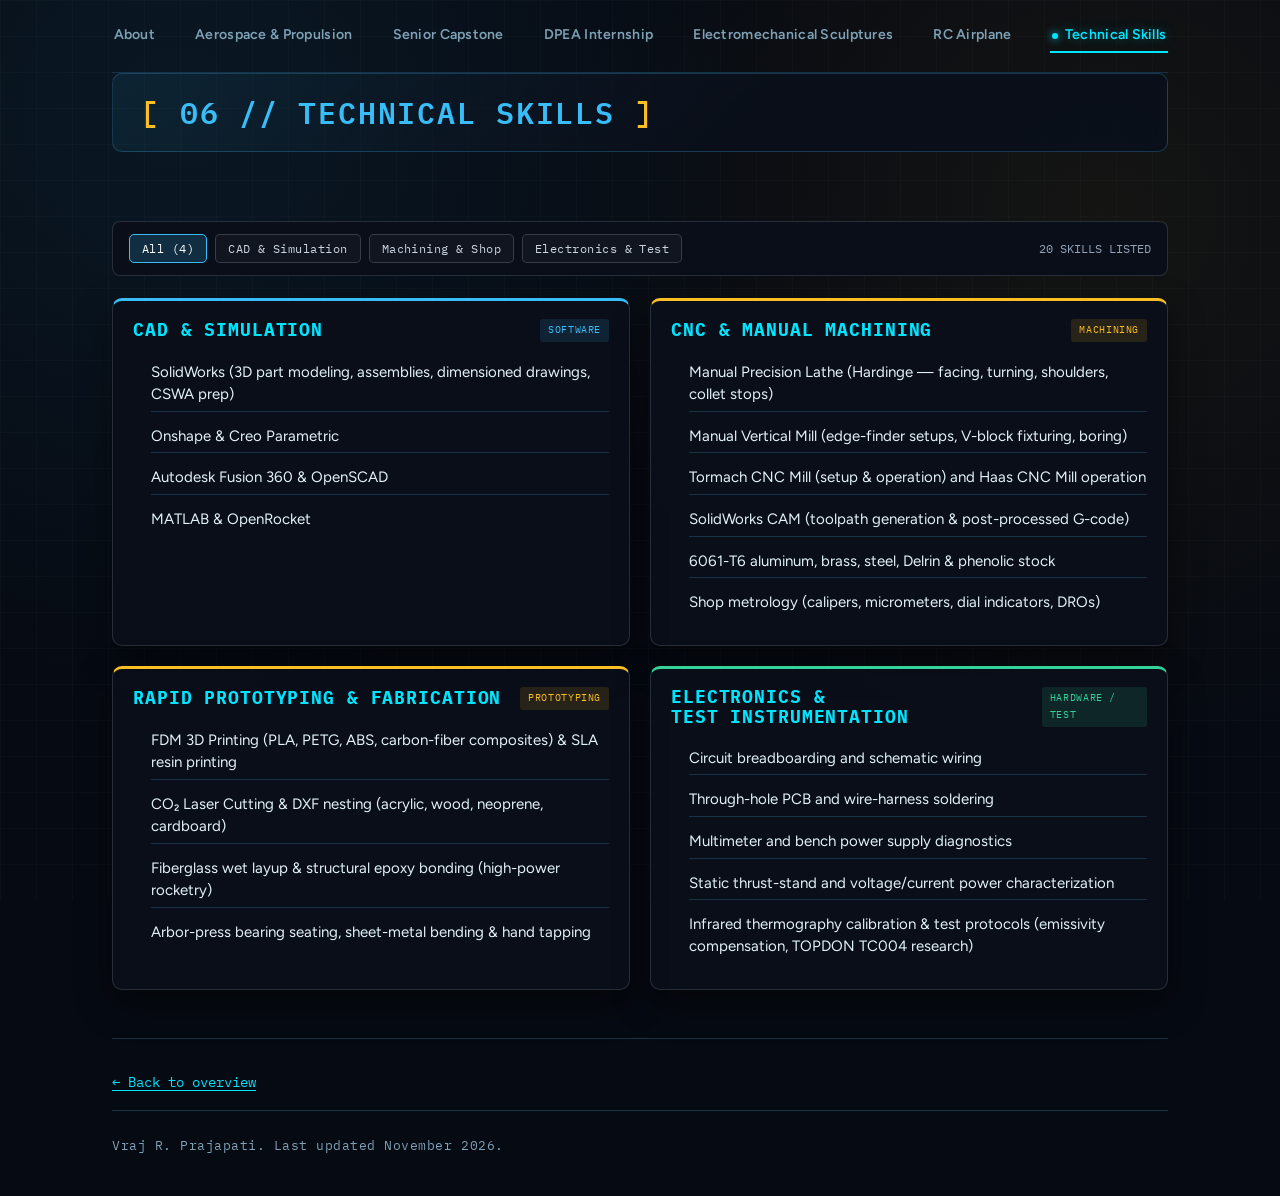
<file: skills.html>
<!doctype html>
<html lang="en">
<head>
<meta charset="utf-8">
<meta name="viewport" content="width=device-width, initial-scale=1, viewport-fit=cover">
<title>Technical Skills &mdash; Vraj R. Prajapati</title>
<link rel="stylesheet" href="https://fonts.googleapis.com/css2?family=Bricolage+Grotesque:opsz,wght@12..96,600;12..96,700&family=Figtree:wght@400;500;600&family=IBM+Plex+Mono:wght@400;500;600&display=swap">
<link rel="stylesheet" href="styles.css">
<style>
  :root {
    --sk-cyan: #38BDF8;
    --sk-brass: #FBBF24;
    --sk-emerald: #34D399;
    --sk-surface: rgba(10, 15, 26, 0.9);
    --sk-border: rgba(148, 163, 184, 0.22);
  }

  body[data-page="skills"] {
    background-color: #060A12;
    background-image:
      radial-gradient(circle at 14% 12%, rgba(56, 189, 248, 0.08), transparent 44%),
      radial-gradient(circle at 86% 24%, rgba(251, 191, 36, 0.06), transparent 42%),
      linear-gradient(rgba(148, 163, 184, 0.03) 1px, transparent 1px),
      linear-gradient(90deg, rgba(148, 163, 184, 0.03) 1px, transparent 1px);
    background-size: 100% 100%, 100% 100%, 36px 36px, 36px 36px;
  }

  .sk-header {
    padding: 1.35rem 1.7rem;
    margin-bottom: 1.35rem;
    background: linear-gradient(135deg, rgba(56, 189, 248, 0.08), rgba(10, 15, 26, 0.95) 60%);
    border: 1px solid rgba(56, 189, 248, 0.24);
    border-radius: 10px;
  }
  .sk-header h1.sk-title {
    margin: 0;
    font-family: 'IBM Plex Mono', monospace;
    font-size: clamp(1.35rem, 2.8vw, 1.85rem);
    font-weight: 600;
    letter-spacing: 0.06em;
    color: var(--sk-cyan);
    text-transform: uppercase;
  }
  .sk-header h1.sk-title span {
    color: var(--sk-brass);
  }

  .sk-toolbar {
    display: flex;
    flex-wrap: wrap;
    align-items: center;
    justify-content: space-between;
    gap: 0.75rem;
    padding: 0.75rem 1rem;
    margin-bottom: 1.35rem;
    background: rgba(10, 15, 26, 0.92);
    border: 1px solid var(--sk-border);
    border-radius: 8px;
  }
  .sk-filters {
    display: flex;
    flex-wrap: wrap;
    gap: 0.5rem;
  }
  .sk-tab {
    font-family: 'IBM Plex Mono', monospace;
    font-size: 0.72rem;
    letter-spacing: 0.04em;
    padding: 0.36rem 0.75rem;
    border-radius: 5px;
    border: 1px solid rgba(148, 163, 184, 0.28);
    background: rgba(255, 255, 255, 0.03);
    color: #CBD5E1;
    cursor: pointer;
    transition: all 0.2s ease;
  }
  .sk-tab:hover {
    border-color: var(--sk-cyan);
    color: #FFF;
  }
  .sk-tab.active[data-filter="all"] {
    background: rgba(56, 189, 248, 0.18);
    border-color: var(--sk-cyan);
    color: #FFF;
  }
  .sk-tab.active[data-filter="cad"] {
    background: rgba(56, 189, 248, 0.18);
    border-color: var(--sk-cyan);
    color: var(--sk-cyan);
  }
  .sk-tab.active[data-filter="machining"] {
    background: rgba(251, 191, 36, 0.18);
    border-color: var(--sk-brass);
    color: var(--sk-brass);
  }
  .sk-tab.active[data-filter="test"] {
    background: rgba(52, 211, 153, 0.18);
    border-color: var(--sk-emerald);
    color: var(--sk-emerald);
  }
  .sk-count {
    font-family: 'IBM Plex Mono', monospace;
    font-size: 0.72rem;
    color: #94A3B8;
  }

  .skills {
    display: grid;
    grid-template-columns: repeat(2, minmax(0, 1fr));
    gap: 1.25rem;
  }
  @media (max-width: 760px) {
    .skills {
      grid-template-columns: 1fr;
    }
  }
  .sk-card {
    padding: 1.35rem 1.4rem 1.2rem;
    background: var(--sk-surface) !important;
    border: 1px solid var(--sk-border) !important;
    border-radius: 10px !important;
    box-shadow: 0 14px 36px rgba(0, 0, 0, 0.45);
    transition: transform 0.2s ease;
  }
  .sk-card:hover {
    transform: translateY(-2px);
  }
  .sk-card[data-category="cad"] {
    border-top: 3px solid var(--sk-cyan) !important;
  }
  .sk-card[data-category="machining"] {
    border-top: 3px solid var(--sk-brass) !important;
  }
  .sk-card[data-category="test"] {
    border-top: 3px solid var(--sk-emerald) !important;
  }
  .sk-card.is-hidden {
    display: none;
  }

  .sk-card-head {
    display: flex;
    align-items: center;
    justify-content: space-between;
    gap: 0.5rem;
    margin-bottom: 0.85rem;
  }
  .sk-card-head h3 {
    margin: 0 !important;
    font-size: 1.1rem;
  }
  .sk-tag {
    font-family: 'IBM Plex Mono', monospace;
    font-size: 0.64rem;
    letter-spacing: 0.06em;
    text-transform: uppercase;
    padding: 0.18rem 0.5rem;
    border-radius: 3px;
  }
  .sk-card[data-category="cad"] .sk-tag {
    background: rgba(56, 189, 248, 0.12);
    color: var(--sk-cyan);
  }
  .sk-card[data-category="machining"] .sk-tag {
    background: rgba(251, 191, 36, 0.12);
    color: var(--sk-brass);
  }
  .sk-card[data-category="test"] .sk-tag {
    background: rgba(52, 211, 153, 0.12);
    color: var(--sk-emerald);
  }

  .sk-card ul {
    margin: 0;
    padding-left: 1.15rem;
  }
  .sk-card ul li {
    margin-bottom: 0.45rem;
    line-height: 1.48;
  }
</style>
</head>
<body data-page="skills" data-palette="cyan">
<div class="wrap">
<nav aria-label="Pages"><a href="index.html">About</a><a href="aerospace.html">Aerospace &amp; Propulsion</a><a href="capstone.html">Senior Capstone</a><a href="internship.html">DPEA Internship</a><a href="projects.html">Electromechanical Sculptures</a><a href="rc.html">RC Airplane</a><a href="skills.html" aria-current="page">Technical Skills</a></nav>

<header class="page-head sk-header">
  <h1 class="sk-title"><span>[</span> 06 // TECHNICAL SKILLS <span>]</span></h1>
</header>

<section>
  <div class="sk-toolbar" role="region" aria-label="Filter technical skills">
    <div class="sk-filters">
      <button type="button" class="sk-tab active" data-filter="all">All (4)</button>
      <button type="button" class="sk-tab" data-filter="cad">CAD &amp; Simulation</button>
      <button type="button" class="sk-tab" data-filter="machining">Machining &amp; Shop</button>
      <button type="button" class="sk-tab" data-filter="test">Electronics &amp; Test</button>
    </div>
    <span class="sk-count" id="sk-status">20 SKILLS LISTED</span>
  </div>

  <div class="skills" id="skills-grid">
    <div class="sk-card" data-category="cad">
      <div class="sk-card-head">
        <h3>CAD &amp; Simulation</h3>
        <span class="sk-tag">SOFTWARE</span>
      </div>
      <ul>
        <li>SolidWorks (3D part modeling, assemblies, dimensioned drawings, CSWA prep)</li>
        <li>Onshape &amp; Creo Parametric</li>
        <li>Autodesk Fusion 360 &amp; OpenSCAD</li>
        <li>MATLAB &amp; OpenRocket</li>
      </ul>
    </div>

    <div class="sk-card" data-category="machining">
      <div class="sk-card-head">
        <h3>CNC &amp; Manual Machining</h3>
        <span class="sk-tag">MACHINING</span>
      </div>
      <ul>
        <li>Manual Precision Lathe (Hardinge &mdash; facing, turning, shoulders, collet stops)</li>
        <li>Manual Vertical Mill (edge-finder setups, V-block fixturing, boring)</li>
        <li>Tormach CNC Mill (setup &amp; operation) and Haas CNC Mill operation</li>
        <li>SolidWorks CAM (toolpath generation &amp; post-processed G-code)</li>
        <li>6061-T6 aluminum, brass, steel, Delrin &amp; phenolic stock</li>
        <li>Shop metrology (calipers, micrometers, dial indicators, DROs)</li>
      </ul>
    </div>

    <div class="sk-card" data-category="machining">
      <div class="sk-card-head">
        <h3>Rapid Prototyping &amp; Fabrication</h3>
        <span class="sk-tag">PROTOTYPING</span>
      </div>
      <ul>
        <li>FDM 3D Printing (PLA, PETG, ABS, carbon-fiber composites) &amp; SLA resin printing</li>
        <li>CO&#8322; Laser Cutting &amp; DXF nesting (acrylic, wood, neoprene, cardboard)</li>
        <li>Fiberglass wet layup &amp; structural epoxy bonding (high-power rocketry)</li>
        <li>Arbor-press bearing seating, sheet-metal bending &amp; hand tapping</li>
      </ul>
    </div>

    <div class="sk-card" data-category="test">
      <div class="sk-card-head">
        <h3>Electronics &amp; Test Instrumentation</h3>
        <span class="sk-tag">HARDWARE / TEST</span>
      </div>
      <ul>
        <li>Circuit breadboarding and schematic wiring</li>
        <li>Through-hole PCB and wire-harness soldering</li>
        <li>Multimeter and bench power supply diagnostics</li>
        <li>Static thrust-stand and voltage/current power characterization</li>
        <li>Infrared thermography calibration &amp; test protocols (emissivity compensation, TOPDON TC004 research)</li>
      </ul>
    </div>
  </div>
</section>

<p class="back"><a href="index.html">&larr; Back to overview</a></p>
<footer>Vraj R. Prajapati. Last updated November 2026.</footer>
</div>
<script src="lightbox.js" defer></script>
<script>
(function () {
  var tabs = document.querySelectorAll('.sk-tab');
  var cards = document.querySelectorAll('.sk-card');
  var status = document.getElementById('sk-status');
  if (!tabs.length) return;

  tabs.forEach(function (tab) {
    tab.addEventListener('click', function () {
      var filter = tab.getAttribute('data-filter');
      tabs.forEach(function (t) { t.classList.remove('active'); });
      tab.classList.add('active');

      var count = 0;
      cards.forEach(function (card) {
        var match = filter === 'all' || card.getAttribute('data-category') === filter;
        card.classList.toggle('is-hidden', !match);
        if (match) count += card.querySelectorAll('li').length;
      });

      status.textContent = count + ' SKILLS LISTED';
    });
  });
})();
</script>
</body>
</html>
</file>
<file: styles.css>
/* Aerospace & Mechanical Telemetry HUD — Vraj R. Prajapati */
:root,
body[data-palette="cyan"] {
  --bg: #060B11;
  --surface: #0B141E;
  --surface-elevated: #0F1C2A;
  --ink: #E2F1F8;
  --muted: #7FA1B5;
  --line: #173247;
  --accent: #00E5FF;
  --accent-rgb: 0, 229, 255;
  --accent-dim: rgba(0, 229, 255, 0.12);
  --pop: #FFB300;
  --pop-rgb: 255, 179, 0;
  --pop-dim: rgba(255, 179, 0, 0.15);
  --btn-ink: #04090E;
  --display: "Bricolage Grotesque", "Segoe UI", system-ui, sans-serif;
  --body: "Figtree", "Segoe UI", system-ui, sans-serif;
  --mono: "IBM Plex Mono", ui-monospace, Menlo, monospace;
  color-scheme: dark;
}

body[data-palette="amber"] {
  --bg: #090A0F;
  --surface: #11131B;
  --surface-elevated: #171B26;
  --ink: #F2EFE9;
  --muted: #9AA3B2;
  --line: #272D3D;
  --accent: #FF9E00;
  --accent-rgb: 255, 158, 0;
  --accent-dim: rgba(255, 158, 0, 0.12);
  --pop: #38BDF8;
  --pop-rgb: 56, 189, 248;
  --pop-dim: rgba(56, 189, 248, 0.15);
  --btn-ink: #090A0F;
}

* { box-sizing: border-box; }
html { scroll-behavior: smooth; }

body {
  margin: 0;
  background-color: var(--bg);
  background-image:
    radial-gradient(circle at 80% 10%, rgba(var(--accent-rgb), 0.08) 0%, transparent 45%),
    radial-gradient(circle at 15% 85%, rgba(var(--pop-rgb), 0.05) 0%, transparent 40%),
    linear-gradient(rgba(var(--accent-rgb), 0.03) 1px, transparent 1px),
    linear-gradient(90deg, rgba(var(--accent-rgb), 0.03) 1px, transparent 1px);
  background-size: 100% 100%, 100% 100%, 36px 36px, 36px 36px;
  background-attachment: fixed;
  color: var(--ink);
  font-family: var(--body);
  font-size: 17px;
  line-height: 1.65;
  padding-left: max(16px, env(safe-area-inset-left, 0px));
  padding-right: max(16px, env(safe-area-inset-right, 0px));
  transition: background-color 0.25s ease;
}

.wrap { max-width: 66rem; margin: 0 auto; position: relative; }

a { color: var(--accent); text-underline-offset: 3px; transition: color 0.2s ease, text-shadow 0.2s ease; }
a:hover { color: var(--ink); text-shadow: 0 0 10px rgba(var(--accent-rgb), 0.45); }
a:focus-visible, summary:focus-visible, button:focus-visible { outline: 2px solid var(--pop); outline-offset: 3px; border-radius: 2px; }

h1, h2, h3 { font-family: var(--display); line-height: 1.15; text-wrap: balance; margin: 0; letter-spacing: -0.01em; }
p { margin: 0 0 1rem; max-width: 65ch; }

/* Global Scroll-Depth Bar & Corner Signature Stamp */
.hud-scroll-bar {
  position: fixed;
  top: 0;
  left: 0;
  height: 2px;
  width: 0%;
  background: linear-gradient(90deg, var(--pop), var(--accent));
  box-shadow: 0 0 10px rgba(var(--accent-rgb), 0.65);
  z-index: 950;
  pointer-events: none;
}

.hud-corner-stamp {
  position: fixed;
  right: 1rem;
  bottom: 0.9rem;
  font-family: var(--mono);
  font-size: 0.68rem;
  letter-spacing: 0.12em;
  color: var(--muted);
  background: rgba(9, 12, 18, 0.85);
  border: 1px solid var(--line);
  border-left: 2px solid var(--accent);
  padding: 0.28rem 0.6rem;
  border-radius: 4px;
  z-index: 800;
  pointer-events: none;
  backdrop-filter: blur(6px);
}
.hud-corner-stamp span { color: var(--accent); }
@media (max-width: 56rem) { .hud-corner-stamp { display: none; } }

/* HUD Navigation Bar */
nav {
  display: flex;
  flex-wrap: wrap;
  justify-content: space-between;
  align-items: center;
  gap: 0.4rem 1.15rem;
  padding-block: 1.15rem;
  border-bottom: 1px solid var(--line);
  font-weight: 600;
  font-size: 0.88rem;
}
nav a {
  color: var(--muted);
  text-decoration: none;
  padding: 0.3rem 0.1rem;
  border-bottom: 2px solid transparent;
  letter-spacing: 0.02em;
  transition: color 0.2s ease, border-color 0.2s ease;
}
nav a:hover { color: var(--ink); border-bottom-color: var(--pop); text-shadow: none; }
nav a[aria-current="page"] {
  color: var(--accent);
  border-bottom-color: var(--accent);
  text-shadow: 0 0 12px rgba(var(--accent-rgb), 0.4);
}
nav a[aria-current="page"]::before {
  content: "";
  display: inline-block;
  width: 6px;
  height: 6px;
  border-radius: 50%;
  background: var(--accent);
  box-shadow: 0 0 8px var(--accent);
  margin-right: 0.45rem;
  vertical-align: middle;
}

/* Hero Telemetry Panel (Home) */
.hero {
  position: relative;
  padding-block: 3rem 3.25rem;
  border-bottom: 1px solid var(--line);
  overflow: hidden;
}
.hero-content { position: relative; z-index: 2; }
.hero-reticle {
  position: absolute;
  right: -2rem;
  top: 50%;
  transform: translateY(-50%);
  width: 22rem;
  height: 22rem;
  color: var(--accent);
  opacity: 0.18;
  pointer-events: none;
  z-index: 1;
}
.hero-reticle .orbit-cw { transform-origin: 150px 150px; animation: spin-cw 48s linear infinite; }
.hero-reticle .orbit-ccw { transform-origin: 150px 150px; animation: spin-ccw 32s linear infinite; }
@keyframes spin-cw { to { transform: rotate(360deg); } }
@keyframes spin-ccw { to { transform: rotate(-360deg); } }
@media (max-width: 48rem) { .hero-reticle { width: 15rem; height: 15rem; opacity: 0.11; right: -3rem; } }

.eyebrow {
  font-family: var(--mono);
  font-size: 0.78rem;
  letter-spacing: 0.12em;
  text-transform: uppercase;
  color: var(--accent);
  margin-bottom: 0.85rem;
  display: inline-flex;
  align-items: center;
  gap: 0.5rem;
}
.eyebrow::before { content: "["; color: var(--pop); }
.eyebrow::after { content: "]"; color: var(--pop); }
.hero h1 { font-size: clamp(2.3rem, 6vw, 3.8rem); font-weight: 700; margin-bottom: 1rem; }
.hero h1 mark {
  background: transparent;
  color: var(--accent);
  text-shadow: 0 0 22px rgba(var(--accent-rgb), 0.35);
  border-bottom: 2px solid var(--pop);
  padding: 0 0.08em;
}
.lede { font-size: 1.15rem; color: var(--ink); opacity: 0.88; max-width: 44rem; }

/* Tactical HUD Buttons */
.links { display: flex; flex-wrap: wrap; gap: 0.85rem; margin-top: 1.75rem; }
.btn {
  display: inline-flex;
  align-items: center;
  gap: 0.5rem;
  padding: 0.6rem 1.2rem;
  border-radius: 4px;
  border: 1px solid var(--accent);
  color: var(--accent);
  background: rgba(var(--accent-rgb), 0.05);
  font-family: var(--mono);
  font-weight: 500;
  font-size: 0.84rem;
  letter-spacing: 0.05em;
  text-transform: uppercase;
  text-decoration: none;
  cursor: pointer;
  transition: all 0.2s ease;
}
.btn:hover {
  background: rgba(var(--accent-rgb), 0.16);
  box-shadow: 0 0 16px rgba(var(--accent-rgb), 0.3);
  color: #FFFFFF;
  text-shadow: none;
}
.btn.fill {
  background: var(--accent);
  color: var(--btn-ink);
  font-weight: 600;
  box-shadow: 0 0 14px rgba(var(--accent-rgb), 0.25);
}
.btn.fill:hover {
  filter: brightness(1.12);
  box-shadow: 0 0 22px rgba(var(--accent-rgb), 0.5);
  color: var(--btn-ink);
}
.btn[aria-disabled="true"] { opacity: 0.45; cursor: not-allowed; }

section { padding-block: 3rem; border-bottom: 1px solid var(--line); }
section > h2 {
  font-size: clamp(1.5rem, 3.5vw, 2rem);
  margin-bottom: 1.25rem;
  display: flex;
  align-items: center;
  gap: 0.65rem;
}
section > h2::before {
  content: "//";
  font-family: var(--mono);
  font-size: 1.1rem;
  color: var(--pop);
}
.sub { color: var(--muted); max-width: 42rem; margin-bottom: 1.75rem; }

/* About Grid */
.about-grid { display: grid; grid-template-columns: 1fr; gap: 1.5rem 3rem; align-items: start; }
@media (min-width: 52rem) { .about-grid { grid-template-columns: 1.45fr 1fr; } }

/* HUD Project Cards & Targeting Reticles */
.explore { display: grid; grid-template-columns: repeat(auto-fit, minmax(17.5rem, 1fr)); gap: 1.1rem; }
.explore a {
  position: relative;
  display: flex;
  flex-direction: column;
  background: var(--surface);
  border: 1px solid var(--line);
  border-radius: 6px;
  padding: 1.2rem 1.3rem;
  text-decoration: none;
  color: var(--ink);
  transition: transform 0.2s ease, border-color 0.2s ease, box-shadow 0.2s ease, background 0.2s ease;
}
.explore a::before, .explore a::after {
  content: "";
  position: absolute;
  width: 10px;
  height: 10px;
  border-color: var(--accent);
  border-style: solid;
  opacity: 0.45;
  transition: opacity 0.2s ease, width 0.2s ease, height 0.2s ease, border-color 0.2s ease;
}
.explore a::before { top: -1px; left: -1px; border-width: 2px 0 0 2px; border-top-left-radius: 6px; }
.explore a::after { bottom: -1px; right: -1px; border-width: 0 2px 2px 0; border-bottom-right-radius: 6px; }
.explore a:hover {
  transform: translateY(-2px);
  border-color: var(--accent);
  background: var(--surface-elevated);
  box-shadow: 0 6px 24px rgba(var(--accent-rgb), 0.14);
  text-shadow: none;
}
.explore a:hover::before, .explore a:hover::after {
  opacity: 1;
  width: 16px;
  height: 16px;
  border-color: var(--pop);
}
.card-tag {
  font-family: var(--mono);
  font-size: 0.7rem;
  letter-spacing: 0.09em;
  color: var(--accent);
  margin-bottom: 0.35rem;
}
.explore strong {
  display: block;
  font-family: var(--display);
  font-size: 1.15rem;
  color: #FFFFFF;
  margin-bottom: 0.3rem;
}
.explore span:last-child { color: var(--muted); font-size: 0.92rem; line-height: 1.5; }

/* Project Detail Sheets */
.project {
  position: relative;
  background: var(--surface);
  border: 1px solid var(--line);
  border-radius: 8px;
  padding: 1.6rem 1.75rem;
  margin-bottom: 1.75rem;
  min-width: 0;
  box-shadow: 0 8px 30px rgba(0, 0, 0, 0.35);
}
.project::before {
  content: "";
  position: absolute;
  top: -1px;
  left: 1.5rem;
  width: 4rem;
  height: 2px;
  background: var(--accent);
  box-shadow: 0 0 10px var(--accent);
}
.project h3 { font-size: 1.5rem; margin-bottom: 0.3rem; color: #FFFFFF; }
.tagline { color: var(--muted); margin-bottom: 1rem; }

.spec {
  display: flex;
  flex-wrap: wrap;
  gap: 0.65rem 2rem;
  margin: 0 0 1.25rem;
  padding: 0.8rem 1rem;
  background: rgba(var(--accent-rgb), 0.04);
  border: 1px solid var(--line);
  border-radius: 6px;
}
.spec div { min-width: 0; }
.spec dt {
  font-family: var(--mono);
  font-size: 0.7rem;
  letter-spacing: 0.09em;
  text-transform: uppercase;
  color: var(--accent);
}
.spec dd { margin: 0; font-weight: 600; font-size: 0.95rem; color: var(--ink); }

.pill {
  display: inline-block;
  font-family: var(--mono);
  font-size: 0.7rem;
  letter-spacing: 0.08em;
  text-transform: uppercase;
  padding: 0.2rem 0.65rem;
  border-radius: 4px;
  background: var(--pop-dim);
  border: 1px solid var(--pop);
  color: var(--pop);
  margin-left: 0.5rem;
  vertical-align: middle;
}

.tools { display: flex; flex-wrap: wrap; gap: 0.45rem; list-style: none; padding: 0; margin: 1.2rem 0 0; }
.tools li {
  font-family: var(--mono);
  font-size: 0.76rem;
  padding: 0.2rem 0.65rem;
  border: 1px solid var(--line);
  background: rgba(var(--accent-rgb), 0.05);
  border-radius: 4px;
  color: var(--accent);
}
.note { color: var(--muted); font-style: italic; }
.when { font-family: var(--mono); font-size: 0.8rem; color: var(--pop); }

/* Skills Matrix & Filter Pills */
.filter-bar { display: flex; flex-wrap: wrap; gap: 0.5rem; margin-bottom: 1.5rem; }
.filter-btn {
  font-family: var(--mono);
  font-size: 0.78rem;
  letter-spacing: 0.06em;
  text-transform: uppercase;
  padding: 0.45rem 0.95rem;
  border-radius: 4px;
  border: 1px solid var(--line);
  background: var(--surface);
  color: var(--muted);
  cursor: pointer;
  transition: all 0.2s ease;
}
.filter-btn:hover { border-color: var(--accent); color: var(--ink); }
.filter-btn.active {
  background: var(--accent);
  border-color: var(--accent);
  color: var(--btn-ink);
  font-weight: 600;
  box-shadow: 0 0 14px rgba(var(--accent-rgb), 0.3);
}

.skills { display: grid; grid-template-columns: repeat(auto-fit, minmax(17.5rem, 1fr)); gap: 1.25rem; }
.skills > div {
  background: var(--surface);
  border: 1px solid var(--line);
  border-radius: 6px;
  padding: 1.15rem 1.25rem;
  transition: border-color 0.2s ease, transform 0.2s ease;
}
.skills > div:hover { border-color: var(--accent); }
.skills > div.is-hidden { display: none; }
.skills h3 { font-size: 1.02rem; margin-bottom: 0.65rem; color: var(--accent); font-family: var(--mono); text-transform: uppercase; letter-spacing: 0.05em; }
.skills ul { list-style: none; padding: 0; margin: 0; }
.skills li { padding: 0.35rem 0; border-bottom: 1px solid var(--line); font-size: 0.94rem; }
.skills li:last-child { border-bottom: 0; }

/* Page Header & Interactive Micro-Interactions */
.page-head { position: relative; padding-block: 2.25rem 1.75rem; border-bottom: 1px solid var(--line); overflow: hidden; }
.page-head h1 { font-size: clamp(2rem, 5vw, 3.1rem); font-weight: 700; margin-bottom: 0.75rem; color: #FFFFFF; }
.page-head-grid { display: flex; flex-wrap: wrap; align-items: center; justify-content: space-between; gap: 1.25rem; }

/* Aerospace Flight Trajectory Track */
.trajectory-hud {
  display: flex;
  flex-wrap: wrap;
  align-items: center;
  justify-content: space-between;
  gap: 0.5rem;
  margin-top: 1.25rem;
  padding: 0.65rem 0.9rem;
  background: var(--surface);
  border: 1px solid var(--line);
  border-radius: 6px;
  font-family: var(--mono);
  font-size: 0.72rem;
}
.traj-step { display: inline-flex; align-items: center; gap: 0.4rem; color: var(--muted); transition: color 0.2s ease; }
.traj-step .dot { width: 7px; height: 7px; border-radius: 50%; background: var(--line); transition: all 0.2s ease; }
.traj-step.active { color: var(--accent); font-weight: 600; }
.traj-step.active .dot { background: var(--accent); box-shadow: 0 0 8px var(--accent); }

/* Capstone Meshing Miter Gears & CAD/Physical Toggle */
.gear-widget {
  display: inline-flex;
  align-items: center;
  gap: 0.75rem;
  padding: 0.55rem 0.9rem;
  background: var(--surface);
  border: 1px solid var(--line);
  border-radius: 6px;
  font-family: var(--mono);
  font-size: 0.72rem;
  color: var(--muted);
}
.gear-widget svg { width: 64px; height: 40px; color: var(--accent); overflow: visible; }
.gear-a { transform-origin: 20px 20px; }
.gear-b { transform-origin: 44px 20px; color: var(--pop); }

.xray-toggle-bar { display: flex; flex-wrap: wrap; align-items: center; justify-content: space-between; gap: 0.75rem; margin-bottom: 0.85rem; }
.xray-btn {
  font-family: var(--mono);
  font-size: 0.75rem;
  letter-spacing: 0.05em;
  text-transform: uppercase;
  padding: 0.38rem 0.85rem;
  border-radius: 4px;
  border: 1px solid var(--pop);
  background: var(--pop-dim);
  color: var(--pop);
  cursor: pointer;
  transition: all 0.2s ease;
}
.xray-btn:hover { background: var(--pop); color: var(--btn-ink); }

/* Internship Vernier Caliper Scale & Fleet Status */
.caliper-strip {
  position: relative;
  height: 26px;
  margin: 0.75rem 0 1.5rem;
  background: var(--surface);
  border: 1px solid var(--line);
  border-radius: 4px;
  overflow: hidden;
  display: flex;
  align-items: center;
  padding-inline: 0.75rem;
  font-family: var(--mono);
  font-size: 0.7rem;
  color: var(--accent);
}
.caliper-ticks {
  position: absolute;
  inset: 0;
  background-image: repeating-linear-gradient(90deg, var(--line) 0, var(--line) 1px, transparent 1px, transparent 12px);
  opacity: 0.7;
  will-change: transform;
}
.caliper-readout { position: relative; z-index: 2; background: var(--surface); padding-inline: 0.45rem; border: 1px solid var(--line); border-radius: 3px; }
.fleet-badge {
  display: inline-flex;
  align-items: center;
  gap: 0.5rem;
  font-family: var(--mono);
  font-size: 0.75rem;
  padding: 0.35rem 0.75rem;
  border-radius: 4px;
  border: 1px solid var(--accent);
  background: var(--accent-dim);
  color: var(--accent);
}
.fleet-badge .pulse-dot { width: 8px; height: 8px; border-radius: 50%; background: var(--accent); box-shadow: 0 0 8px var(--accent); }

/* RC Artificial Horizon Reticle */
.horizon-widget {
  display: inline-flex;
  align-items: center;
  gap: 0.75rem;
  padding: 0.55rem 0.9rem;
  background: var(--surface);
  border: 1px solid var(--line);
  border-radius: 6px;
  font-family: var(--mono);
  font-size: 0.72rem;
  color: var(--muted);
}
.horizon-widget svg { width: 54px; height: 54px; color: var(--accent); }

/* Projects Moire Phase Overlay & PCB Pulse */
.moire-banner {
  position: relative;
  height: 36px;
  margin-top: 1rem;
  border: 1px solid var(--line);
  border-radius: 4px;
  overflow: hidden;
  background: var(--surface);
}
.moire-layer {
  position: absolute;
  inset: -20px;
  background-image: repeating-linear-gradient(60deg, rgba(var(--accent-rgb), 0.28) 0, rgba(var(--accent-rgb), 0.28) 2px, transparent 2px, transparent 10px);
}
.moire-layer.layer-2 {
  background-image: repeating-linear-gradient(-60deg, rgba(var(--pop-rgb), 0.28) 0, rgba(var(--pop-rgb), 0.28) 2px, transparent 2px, transparent 10px);
  will-change: transform;
}

.phase { margin-bottom: 1.75rem; padding-left: 1rem; border-left: 2px solid var(--line); }
.phase h3 { font-size: 1.2rem; margin-bottom: 0.2rem; color: #FFFFFF; }
.phase .when { margin-bottom: 0.5rem; }
.proj-body h4 { font-family: var(--display); font-size: 1.1rem; margin: 1.4rem 0 0.4rem; color: var(--accent); }
.back { margin-top: 2rem; font-family: var(--mono); font-size: 0.88rem; }

/* Figures & Media Containers — Strict Proportional Bounds */
.hero-fig {
  margin: 0 0 1.5rem;
  border-radius: 6px;
  overflow: hidden;
  border: 1px solid var(--line);
  background: #04080D;
  max-width: 100%;
}
.hero-fig img, .hero-fig video {
  display: block;
  width: 100%;
  height: auto;
  max-height: 22rem;
  object-fit: contain;
  background: #04080D;
}
.hero-fig img { cursor: zoom-in; }
.hero-fig figcaption {
  padding: 0.6rem 0.9rem;
  font-family: var(--mono);
  font-size: 0.78rem;
  color: var(--muted);
  background: var(--surface-elevated);
  border-top: 1px solid var(--line);
}

.shot-row {
  display: flex;
  flex-wrap: wrap;
  gap: 0.9rem;
  margin: 0 0 1.5rem;
}
.shot-row figure {
  margin: 0;
  flex: 1 1 14rem;
  max-width: 18.5rem;
  border: 1px solid var(--line);
  border-radius: 6px;
  overflow: hidden;
  background: #04080D;
  display: flex;
  flex-direction: column;
  transition: border-color 0.2s ease;
}
.shot-row figure:hover { border-color: var(--accent); }
.shot-row img, .shot-row video {
  display: block;
  width: 100%;
  height: 11rem;
  max-height: 11rem;
  object-fit: contain;
  background: #04080D;
}
.shot-row img { cursor: zoom-in; }
.shot-row figcaption {
  padding: 0.55rem 0.75rem;
  font-family: var(--mono);
  font-size: 0.74rem;
  color: var(--muted);
  background: var(--surface-elevated);
  border-top: 1px solid var(--line);
  margin-top: auto;
}
.shot-row.wide figure { flex-basis: 100%; max-width: 100%; }
.shot-row.wide img, .shot-row.wide video { height: auto; max-height: 22rem; }

.gallery-head {
  font-family: var(--mono);
  font-size: 0.78rem;
  letter-spacing: 0.08em;
  text-transform: uppercase;
  color: var(--pop);
  margin: 1.75rem 0 0.75rem;
}
.gallery {
  display: grid;
  grid-template-columns: repeat(auto-fill, minmax(10rem, 1fr));
  gap: 0.65rem;
}
.gallery figure {
  margin: 0;
  border: 1px solid var(--line);
  border-radius: 6px;
  overflow: hidden;
  background: #04080D;
  transition: border-color 0.2s ease;
}
.gallery figure:hover { border-color: var(--accent); }
.gallery img, .gallery video {
  display: block;
  width: 100%;
  height: 8.5rem;
  max-height: 8.5rem;
  object-fit: contain;
  background: #04080D;
}
.gallery img { cursor: zoom-in; }
.gallery figcaption {
  padding: 0.45rem 0.55rem;
  font-size: 0.74rem;
  color: var(--muted);
  line-height: 1.35;
  background: var(--surface-elevated);
  border-top: 1px solid var(--line);
}
.gallery .side figcaption { font-style: italic; }

.compare {
  display: grid;
  grid-template-columns: 1fr 1fr;
  gap: 1rem;
  margin: 1.2rem 0;
}
.compare figure {
  margin: 0;
  border: 1px solid var(--line);
  border-radius: 6px;
  overflow: hidden;
  background: #04080D;
}
.compare img {
  display: block;
  width: 100%;
  height: 13rem;
  max-height: 13rem;
  object-fit: contain;
  background: #04080D;
  cursor: zoom-in;
}
.compare figcaption {
  padding: 0.5rem 0.7rem;
  font-family: var(--mono);
  font-size: 0.75rem;
  color: var(--muted);
  background: var(--surface-elevated);
  border-top: 1px solid var(--line);
}

/* Telemetry Data Tables */
.data-table { width: 100%; border-collapse: collapse; margin: 0 0 1.5rem; font-size: 0.88rem; background: rgba(var(--accent-rgb), 0.02); border: 1px solid var(--line); }
.data-table caption { text-align: left; font-family: var(--mono); font-size: 0.72rem; letter-spacing: 0.08em; text-transform: uppercase; color: var(--accent); margin-bottom: 0.5rem; }
.data-table th, .data-table td { padding: 0.55rem 0.85rem; border-bottom: 1px solid var(--line); text-align: left; }
.data-table th { font-family: var(--mono); font-size: 0.72rem; letter-spacing: 0.06em; text-transform: uppercase; color: var(--pop); font-weight: 500; background: var(--surface-elevated); }
.data-table td:not(:first-child), .data-table th:not(:first-child) { text-align: right; font-variant-numeric: tabular-nums; font-family: var(--mono); }
.data-table tbody tr:hover { background: rgba(var(--accent-rgb), 0.05); }
.data-table tbody tr:last-child td { border-bottom: none; }

.contact { border-bottom: 0; }
.topics { display: flex; flex-wrap: wrap; gap: 0.75rem; margin: 0 0 1.5rem; }
.addr { font-family: var(--mono); font-size: 1.05rem; color: var(--accent); user-select: all; overflow-wrap: anywhere; }
footer {
  padding-block: 1.5rem 2.5rem;
  border-top: 1px solid var(--line);
  color: var(--muted);
  font-family: var(--mono);
  font-size: 0.8rem;
  letter-spacing: 0.04em;
}

@media (max-width: 30rem) {
  .shot-row figure { flex-basis: 100%; max-width: 100%; }
  .compare { grid-template-columns: 1fr; }
  .data-table { font-size: 0.8rem; }
  .data-table th, .data-table td { padding: 0.4rem 0.5rem; }
}

@media (prefers-reduced-motion: reduce) {
  html { scroll-behavior: auto; }
  .hero-reticle .orbit-cw, .hero-reticle .orbit-ccw { animation: none; }
}

/* Lightbox */
.lightbox-overlay { position: fixed; inset: 0; background: rgba(4, 9, 14, 0.96); display: flex; align-items: center; justify-content: center; padding: 3rem 1.25rem; z-index: 999; cursor: zoom-out; }
.lightbox-overlay[hidden] { display: none; }
.lightbox-overlay img { max-width: 100%; max-height: 100%; object-fit: contain; border: 1px solid var(--accent); box-shadow: 0 0 30px rgba(var(--accent-rgb), 0.25); border-radius: 4px; cursor: default; }
.lightbox-close { position: fixed; top: 1rem; right: 1.25rem; width: 2.5rem; height: 2.5rem; border-radius: 4px; border: 1px solid var(--accent); background: rgba(var(--accent-rgb), 0.12); color: var(--accent); font-size: 1.6rem; line-height: 1; cursor: pointer; z-index: 1000; }
.lightbox-close[hidden] { display: none; }
.lightbox-close:hover { background: var(--accent); color: var(--btn-ink); }
</file>
